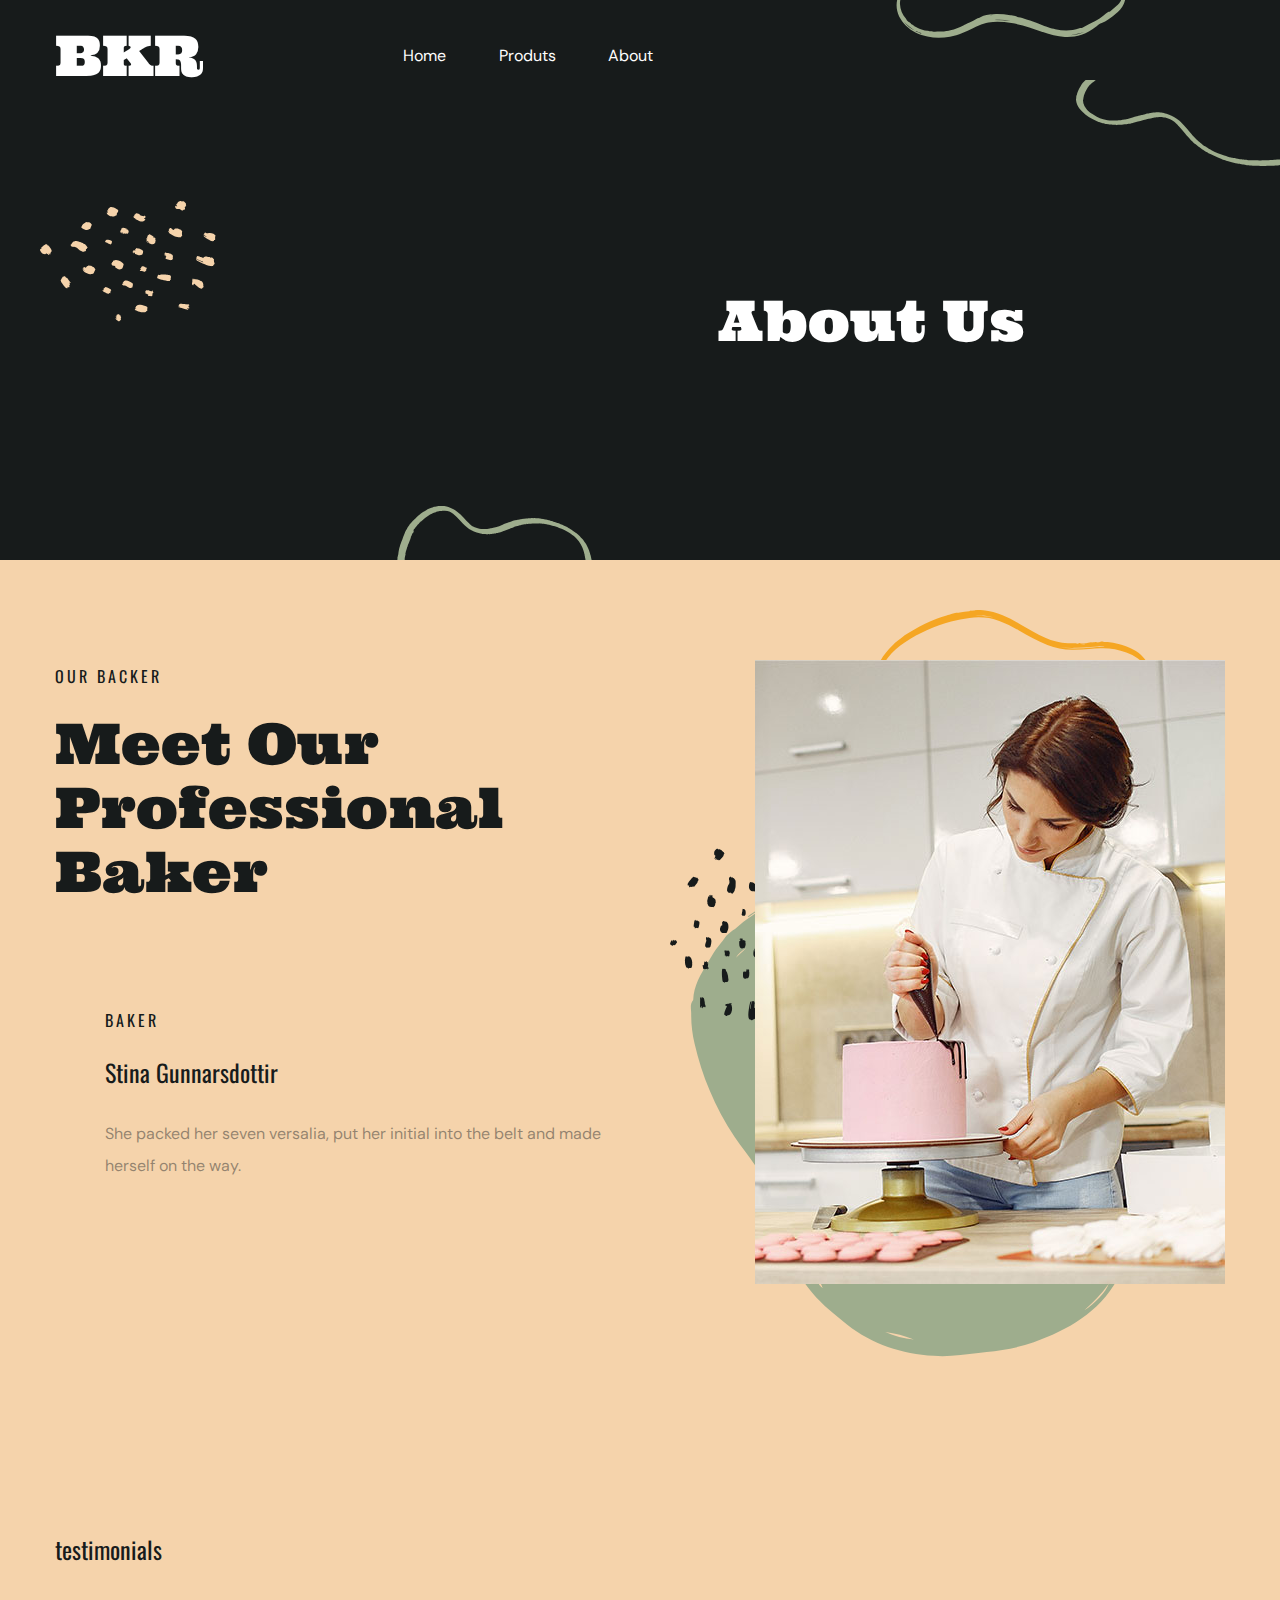
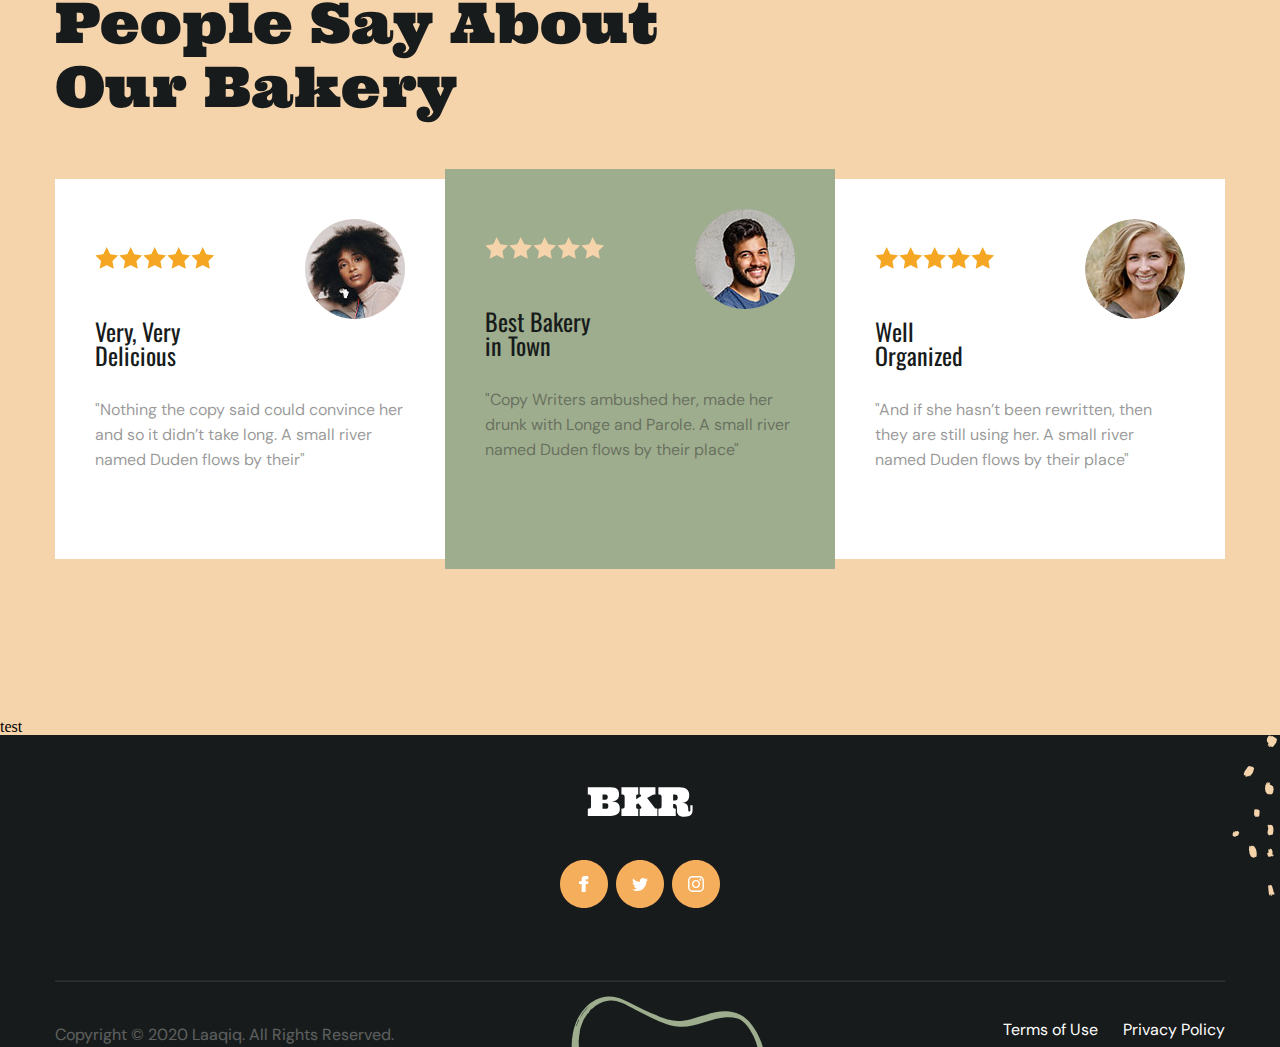
<file: about-us.html>
<!DOCTYPE html>
<html lang="en">
  <head>
    <meta charset="UTF-8" />
    <meta name="viewport" content="width=device-width, initial-scale=1.0" />
    <title>About us</title>
    <link rel="preconnect" href="https://fonts.googleapis.com" />
    <link rel="preconnect" href="https://fonts.gstatic.com" crossorigin />
    <link
      href="https://fonts.googleapis.com/css2?family=DM+Sans&family=Oswald&family=Ultra&display=swap"
      rel="stylesheet"
    />
    <link rel="stylesheet" href="./styles/reset.css" />
    <link rel="stylesheet" href="./styles/style.css" />
  </head>

  <body>
    <header>
      <div class="container">
        <svg
          width="270"
          height="45"
          viewBox="0 0 270 45"
          fill="none"
          xmlns="http://www.w3.org/2000/svg"
        >
          <path
            fill-rule="evenodd"
            clip-rule="evenodd"
            d="M141.746 -138.81C140.379 -139.348 139.011 -139.887 137.791 -140.756C139.702 -140.101 141.537 -139.242 143.263 -138.193C142.762 -138.41 142.254 -138.61 141.746 -138.81ZM137.756 -140.775L137.15 -141.25C141.573 -139.649 145.789 -137.527 149.71 -134.93C155.235 -131.2 160.181 -126.676 164.388 -121.504C168.499 -116.431 172.247 -111.075 175.605 -105.475C180.57 -97.3386 185.636 -89.2714 191.451 -81.6979C196.199 -75.4302 202.137 -70.1633 208.924 -66.1991C211.625 -64.6309 214.349 -63.1098 217.232 -61.7148C216.907 -61.4997 216.683 -61.6119 216.43 -61.7385C216.238 -61.835 216.029 -61.9399 215.746 -61.9148C216.022 -61.786 216.284 -61.6311 216.533 -61.4846C217.048 -61.1807 217.503 -60.9128 217.891 -60.9883C218.537 -61.1717 219.23 -60.9889 219.702 -60.5112C220.62 -59.2909 221.925 -58.8417 223.224 -58.3944C223.816 -58.1908 224.406 -57.9875 224.958 -57.7121C225.634 -57.375 226.376 -57.2088 227.123 -57.0414C227.924 -56.8621 228.731 -56.6813 229.47 -56.2875C230.059 -55.9735 230.668 -55.7057 231.278 -55.4376C232.548 -54.8791 233.819 -54.3199 234.908 -53.3419C235.629 -52.6955 236.822 -52.4648 237.923 -52.2724C238.942 -52.0943 240.151 -51.6284 240.766 -50.8725C241.404 -50.0878 242.24 -49.7085 243.074 -49.3303L243.074 -49.3302C243.591 -49.0955 244.107 -48.8613 244.575 -48.5309C247.585 -46.4511 250.467 -44.1927 253.207 -41.7678C257.04 -38.2396 260.493 -34.3176 263.507 -30.0665C268.587 -23.0539 270.272 -15.1102 269.93 -6.63225C269.587 1.8603 266.394 9.02687 259.81 14.5783L259.68 14.6881C256.257 17.5754 252.834 20.4622 249.167 23.0359C246.804 24.7233 244.231 26.0943 241.513 27.1141C239.259 27.9407 237.401 29.3683 235.545 30.7944L235.543 30.7959C235.396 30.9088 235.249 31.0216 235.102 31.1341C229.81 35.1842 224.186 38.6335 217.858 40.8178C211.469 43.0225 204.861 43.6876 198.152 43.3789C189.23 42.9689 180.753 40.5789 172.38 37.623L171.886 37.4486L171.886 37.4486C160.005 33.2529 148.111 29.053 135.587 27.0966C126.638 25.6987 117.661 25.0591 108.629 26.3576C104.633 26.9322 100.932 28.3687 97.2674 30.0029C94.9476 31.0373 92.6503 32.1222 90.353 33.2072C86.2533 35.1435 82.1536 37.0797 77.9265 38.7281C73.1886 40.5755 68.3951 42.2801 63.3495 43.0834C54.5071 44.4916 45.6392 44.7738 36.8645 42.7998C27.4613 40.6843 18.7524 37.0292 11.7292 30.1266C5.04515 23.5569 0.708676 15.8561 0.664123 6.22738C0.641389 0.961672 2.1675 -3.99872 4.34769 -8.73792C6.31562 -13.0162 8.49232 -17.1906 10.6692 -21.3654L10.6693 -21.3657L10.6694 -21.3659L10.6695 -21.3661L10.6696 -21.3663L10.6697 -21.3665L10.6698 -21.3667L10.6699 -21.367L10.67 -21.3672L10.6701 -21.3674C12.921 -25.684 15.172 -30.0011 17.1928 -34.4337C17.6573 -35.4527 18.1288 -36.4687 18.6003 -37.4847C20.8625 -42.3597 23.1243 -47.2334 24.6122 -52.4268C26.8103 -60.0932 26.5151 -67.7531 24.597 -75.4236C23.7879 -78.6678 22.884 -81.8858 21.9801 -85.1039L21.979 -85.1077C21.4469 -87.0023 20.9147 -88.8969 20.4019 -90.7969C18.742 -96.9474 17.4574 -103.162 17.4389 -109.579C17.4064 -120.855 22.3568 -129.551 31.2321 -136.195C36.4231 -140.026 42.1619 -143.05 48.254 -145.165C50.4594 -145.953 52.7041 -146.591 54.9423 -147.227C55.3327 -147.338 55.7229 -147.449 56.1127 -147.561C58.5157 -148.25 60.981 -148.698 63.4722 -148.899C64.506 -148.981 65.5283 -149.178 66.5547 -149.375L66.5549 -149.375L66.5552 -149.375C67.5038 -149.558 68.4558 -149.741 69.4236 -149.835C76.7198 -150.572 84.0564 -150.821 91.3846 -150.58C95.7795 -150.421 100.142 -149.946 104.495 -149.438C107.976 -149.032 111.437 -148.42 114.886 -147.666C115.727 -147.482 116.571 -147.304 117.417 -147.126C119.429 -146.703 121.447 -146.278 123.435 -145.765C124.221 -145.563 124.963 -145.213 125.711 -144.861C126.402 -144.535 127.098 -144.207 127.839 -143.991C130.923 -143.144 133.94 -142.07 136.866 -140.779C137.155 -140.644 137.458 -140.533 137.756 -140.775ZM21.1799 30.3367L21.1446 30.5304C21.5072 30.7215 21.8665 30.9204 22.2257 31.1192C23.014 31.5554 23.8023 31.9917 24.6255 32.3471C24.9263 32.4769 25.2268 32.6075 25.5273 32.738C29.1257 34.3019 32.7122 35.8605 36.7859 35.9969C37.307 36.0142 37.8359 36.1616 38.3771 36.3124C39.038 36.4965 39.7173 36.6858 40.4234 36.6497C41.296 36.6049 42.143 36.7486 42.9981 36.8937C43.8663 37.0411 44.7428 37.1898 45.6626 37.1439C48.4776 37.0039 51.3231 36.9471 54.149 37.0339C55.4048 37.0726 56.624 36.89 57.8409 36.7077L57.8411 36.7077L57.8414 36.7077C58.4404 36.6179 59.0389 36.5283 59.641 36.4652C61.0739 36.2376 62.4933 35.9311 63.8927 35.547C66.5254 34.9874 69.1064 34.2065 71.6084 33.2126C74.1275 32.1907 76.6171 31.0596 79.0849 29.8974C80.0465 29.4447 81.0013 28.9754 81.9562 28.5061C83.4194 27.787 84.8828 27.0677 86.3712 26.4076C89.2674 25.148 92.0792 23.702 94.789 22.0788C95.4928 21.6501 96.2446 21.3868 96.997 21.1233L96.9971 21.1233C97.6804 20.884 98.3642 20.6446 99.0132 20.2808C100.165 19.5612 101.399 18.9811 102.688 18.5529C105.041 17.8776 107.442 17.3792 109.869 17.0619C117.994 16.0605 126.084 16.529 134.138 17.7661C134.521 17.8249 134.905 17.8796 135.29 17.9344L135.29 17.9344L135.29 17.9344L135.29 17.9345L135.29 17.9345L135.29 17.9345L135.29 17.9346L135.291 17.9346L135.291 17.9346C137.399 18.2351 139.517 18.537 141.474 19.514C142.177 19.914 142.954 20.168 143.757 20.2607C145.282 20.3458 146.784 20.6686 148.209 21.2176C149.867 21.835 151.562 22.3278 153.257 22.821L153.257 22.821C154.64 23.2233 156.023 23.6257 157.389 24.0962C162.31 25.7909 167.213 27.5284 172.021 29.5095C173.361 30.0618 174.731 30.5252 176.101 30.9889L176.101 30.989L176.101 30.989L176.101 30.989L176.101 30.9891L176.101 30.9891L176.101 30.9891L176.101 30.9891L176.101 30.9892L176.102 30.9892C177.722 31.5376 179.344 32.0863 180.918 32.7823C182.247 33.3691 183.721 33.6303 185.193 33.8911C185.781 33.9952 186.369 34.0992 186.946 34.2239C196.516 36.2905 206.032 36.4509 215.36 33.0593C215.904 32.8614 216.435 32.8789 216.958 32.8962C217.572 32.9165 218.175 32.9365 218.776 32.6075C223.789 29.8636 228.838 27.189 234 24.7274C237.55 23.034 240.604 20.6183 243.658 18.2022C245.269 16.9271 246.881 15.652 248.566 14.4828L248.65 14.4244L248.726 14.3718L248.727 14.3711C249.559 13.7908 249.603 13.7597 250.889 13.7854C250.99 13.7873 251.096 13.6818 251.198 13.5803C251.236 13.5424 251.274 13.5051 251.31 13.4741C252.196 12.7224 253.103 11.9955 254.01 11.2687C255.865 9.78247 257.72 8.29643 259.391 6.59882C259.646 6.33997 259.905 6.08382 260.164 5.8275C261.487 4.51757 262.815 3.20264 263.643 1.49556C267.091 -5.61438 266.808 -12.7307 263.493 -19.7715C261.624 -23.7408 258.939 -27.1811 256.097 -30.4938C250.285 -37.3099 243.094 -42.8147 234.999 -46.6453C231.736 -48.1964 228.431 -49.6541 225.126 -51.112C220.186 -53.2906 215.246 -55.4694 210.444 -57.9606C202.591 -61.9593 195.618 -67.4922 189.938 -74.233C183.07 -82.4285 177.347 -91.4158 171.697 -100.458C167.823 -106.657 163.734 -112.707 158.799 -118.126C151.856 -125.748 143.436 -131.139 133.8 -134.741C127.987 -136.926 122.031 -138.709 115.973 -140.076C99.3633 -143.795 82.5716 -145.093 65.5816 -143.463C57.8334 -142.719 50.2866 -141.199 43.1647 -137.923C38.363 -135.712 33.7591 -133.192 29.8375 -129.576C27.5368 -127.454 25.5929 -125.079 24.6764 -122.019C23.5466 -118.27 23.1015 -114.349 23.3623 -110.443C23.8302 -103.353 25.7643 -96.5824 27.6991 -89.8097C27.9344 -88.9858 28.1697 -88.162 28.4024 -87.3375C30.5067 -79.8808 32.486 -72.4288 31.9534 -64.5113C31.6868 -59.9883 30.7734 -55.5263 29.2411 -51.2615C25.395 -40.7672 20.0824 -30.9695 14.7722 -21.1761L14.7718 -21.1754L14.1447 -20.0186C13.4268 -18.694 12.6761 -17.3865 11.9255 -16.079L11.9253 -16.0787C10.0108 -12.7439 8.09646 -9.40941 6.72573 -5.79038C5.44676 -2.41222 4.54067 1.03779 4.64837 4.68756C4.92645 11.1274 7.44555 17.2649 11.7696 22.0375C11.9046 22.1582 12.0155 22.3034 12.0964 22.4656C12.7445 24.2266 14.1909 25.1716 15.6402 26.1186L15.6409 26.119C15.7847 26.2129 15.9285 26.3069 16.0715 26.4016C16.1713 26.4678 16.2819 26.5326 16.3942 26.5984C16.7446 26.8036 17.1109 27.0182 17.2142 27.3145C17.4846 28.0893 18.1149 28.3793 18.7571 28.6748C19.2777 28.9144 19.8061 29.1575 20.1568 29.6655C20.3475 29.9415 20.8205 30.1154 21.3343 30.3043C21.7489 30.4568 22.1901 30.619 22.5309 30.8525L21.1799 30.3367ZM212.097 -58.5915C207.605 -60.818 203.397 -63.5764 199.563 -66.8074C204.145 -63.4968 209.013 -60.6025 214.11 -58.1589C218.419 -56.0371 222.817 -54.1137 227.215 -52.1902C229.357 -51.2534 231.499 -50.3166 233.631 -49.3568C235.732 -48.456 237.749 -47.3726 239.66 -46.1192C238.945 -45.9587 238.489 -46.3125 238.047 -46.6564C237.831 -46.8242 237.618 -46.9897 237.379 -47.0917C235.843 -47.7489 234.322 -48.4407 232.801 -49.1324C231.365 -49.7852 229.929 -50.4379 228.482 -51.0613C222.96 -53.4407 217.466 -55.8816 212.097 -58.5915ZM22.4193 36.0578C17.6133 33.2032 13.232 29.6875 9.40325 25.6134C12.7938 30.1364 17.2707 33.7287 22.4193 36.0578ZM134.524 24.6324C128.219 23.3022 121.749 22.9218 115.329 23.5036C121.749 23.5246 128.141 23.987 134.524 24.6324ZM204.653 41.3775C210.398 41.0525 216.025 40.2104 221.165 37.38C215.831 39.34 210.291 40.6813 204.653 41.3775ZM153.411 -125.457L153.411 -125.457C149.071 -128.663 144.732 -131.87 139.729 -134.035C145.399 -131.94 150.555 -128.654 154.849 -124.397C154.373 -124.746 153.899 -125.097 153.424 -125.448L153.411 -125.457ZM29.6333 39.4797C29.5876 39.2993 29.5606 39.1679 29.5414 39.0748C29.514 38.942 29.5027 38.8869 29.4761 38.878C27.4844 38.2675 25.5633 37.4471 23.7451 36.4306C23.6734 36.373 23.5811 36.3475 23.4901 36.3601C23.399 36.3727 23.317 36.4223 23.2635 36.4972C23.0896 36.7592 23.2755 36.938 23.4826 37.0218C25.0259 37.6464 26.5732 38.2619 28.22 38.9171L28.2222 38.918L28.2251 38.9191C28.686 39.1025 29.1547 39.289 29.6333 39.4797ZM117.433 17.3584C114.975 17.1248 112.496 17.2725 110.083 17.7963L117.433 17.3584ZM223.596 -57.3822C221.599 -58.7881 220.468 -59.0724 219.619 -58.222C220.626 -58.8822 221.265 -58.4481 221.934 -57.9935C222.421 -57.6627 222.924 -57.3211 223.596 -57.3822ZM228.142 -56.4418L228.242 -56.5827L233.079 -54.3274L233.007 -54.1734L228.142 -56.4418Z"
            fill="#9EAD8D"
          />
        </svg>
        <!-- Menu -->
        <nav>
          <span>
            <a href="index.html">
<h1>BKR</h1>
            </a>
          </span>
          <ul>
            <li><a href="./">Home</a></li>
            <li><a href="./products.html">Produts</a></li>
            <li><a href="./about-us.html">About</a></li>
          </ul>
        </nav>
      </div>
    </header>
    <div class="hero">
        <div class="container">
            
<svg width="176" height="122" viewBox="0 0 176 122" fill="none" xmlns="http://www.w3.org/2000/svg">
    <path fill-rule="evenodd" clip-rule="evenodd" d="M1.3758 48.3256L1.3758 48.3256L1.3758 48.3256L1.3758 48.3258C1.37233 48.4478 1.36871 48.575 1.36378 48.7095C0.307678 48.877 0.105168 49.0394 0.125158 49.9199L0.126378 49.9765C0.135299 50.4007 0.144777 50.8514 0.485928 51.2297C0.651539 51.413 0.783397 51.6264 0.915435 51.8401C1.04131 52.0438 1.16734 52.2477 1.32294 52.4262C1.96517 53.1618 2.68613 53.7996 3.70779 53.9601C4.03603 54.0116 4.36176 54.0792 4.69917 54.1494L4.69919 54.1494C4.85514 54.1818 5.01359 54.2147 5.17594 54.2468L5.50717 54.0234C5.54712 53.9964 5.58684 53.9691 5.62657 53.9417L5.6266 53.9417L5.62663 53.9417L5.62665 53.9416L5.62668 53.9416L5.62671 53.9416L5.62674 53.9416L5.62676 53.9416L5.62679 53.9416L5.62682 53.9415L5.62685 53.9415L5.62687 53.9415L5.6269 53.9415L5.62693 53.9415L5.62695 53.9414L5.62698 53.9414L5.62701 53.9414L5.62704 53.9414L5.62706 53.9414L5.62709 53.9413L5.62712 53.9413L5.62715 53.9413L5.62717 53.9413L5.62721 53.9413L5.62724 53.9412L5.62727 53.9412L5.62731 53.9412L5.62734 53.9412L5.62738 53.9412L5.62741 53.9411L5.62744 53.9411L5.62748 53.9411L5.62751 53.9411L5.62754 53.941L5.62758 53.941L5.62761 53.941L5.62765 53.941L5.62768 53.941L5.62771 53.9409L5.62775 53.9409L5.62778 53.9409L5.62781 53.9409L5.62785 53.9408L5.62788 53.9408L5.62792 53.9408C5.70756 53.8859 5.78723 53.8311 5.86889 53.7794C6.507 53.3753 6.50888 53.3767 7.26207 53.9556L7.27956 53.969C7.35004 54.0233 7.43976 54.0638 7.52779 54.1035C7.661 54.1635 7.79035 54.2218 7.84343 54.3237C8.15765 54.9281 8.67252 54.9935 9.24908 54.9926L9.00554 54.1978L8.73468 53.3139L8.93609 53.2295L9.84473 54.5767C10.8076 54.205 10.5178 53.5986 10.2474 53.0328C10.2306 52.9976 10.2139 52.9626 10.1975 52.9279C10.8523 52.8162 11.2655 52.5919 11.1739 51.9335C11.1003 51.404 11.3818 51.4631 11.6689 51.5233L11.6689 51.5233L11.6689 51.5234C11.7084 51.5316 11.7479 51.5399 11.7867 51.5467C11.7736 50.4717 11.3925 49.4318 10.7072 48.6009C10.2012 47.9354 9.74093 47.2354 9.28056 46.5353L9.28052 46.5352L9.28047 46.5352L9.28043 46.5351L9.28039 46.535L9.28035 46.535L9.2803 46.5349L9.28026 46.5348L9.28022 46.5348L9.28018 46.5347L9.28013 46.5347L9.28009 46.5346L9.28005 46.5345L9.28001 46.5345L9.27997 46.5344L9.27992 46.5343L9.27988 46.5343L9.27984 46.5342L9.2798 46.5341L9.27975 46.5341L9.27971 46.534L9.27967 46.534L9.27963 46.5339C9.04291 46.1739 8.80617 45.8139 8.56315 45.4585C8.41192 45.2577 8.25067 45.0647 8.08003 44.8802L7.95977 44.9693L8.63149 46.2171C8.295 46.0101 8.01333 45.7245 7.81079 45.3848C7.59319 45.0764 7.35229 44.785 7.09023 44.5134C6.82343 44.2873 6.54147 44.08 6.24634 43.8928L6.43148 44.5849C5.51268 44.1114 5.51178 44.1124 4.87445 44.8124L4.86941 44.8179C4.78202 44.9135 4.63991 45.0638 4.56114 45.0444C4.12842 44.9333 4.0018 45.1088 3.85739 45.5038C3.82357 45.5961 3.66039 45.6268 3.48063 45.6606C3.31489 45.6918 3.13506 45.7256 3.0295 45.8129C2.76459 46.0563 2.55686 46.3557 2.42112 46.6896C2.32492 46.9037 2.14122 46.921 1.9623 46.9378C1.79727 46.9534 1.63631 46.9685 1.55182 47.1373C1.48197 47.2572 1.43481 47.389 1.41267 47.5263C1.39126 47.7824 1.38394 48.0397 1.3758 48.3256ZM31.7018 44.0618C31.5918 44.2005 31.3464 44.2318 30.8646 44.2932C30.864 44.4429 30.8271 44.5884 30.7898 44.7352C30.7104 45.0482 30.6294 45.3674 30.8948 45.7472C31.2358 46.2516 31.7528 46.6102 32.3432 46.7516C32.4102 46.7693 32.4792 46.7909 32.5489 46.8128C32.7721 46.8828 33.0023 46.955 33.1962 46.9055C33.7648 46.7606 34.2917 46.8953 34.8174 47.0297C35.0728 47.095 35.328 47.1603 35.5876 47.1933C36.5075 47.3111 37.201 47.9152 37.7287 48.5868C39.0099 50.2171 40.8164 50.9522 42.6214 51.6867L42.7675 51.7461C43.3521 51.9833 43.8985 51.7278 44.4533 51.4684C44.548 51.424 44.643 51.3796 44.7385 51.3375L44.7853 51.3169C45.8208 50.8602 46.0641 50.7529 45.9624 49.8427L45.9509 49.7428C45.8846 49.1711 45.8414 48.7986 46.643 48.9034C46.7031 48.9122 46.8006 48.7031 46.8761 48.5412L46.8873 48.5171C46.8965 48.4974 46.9053 48.4786 46.9136 48.4613C46.9448 48.3963 46.9715 48.3033 46.996 48.2181L46.996 48.218C47.029 48.1033 47.0579 48.0028 47.088 48.0033C47.8221 48.0259 47.5443 47.5319 47.4052 47.2846L47.3982 47.2721C47.3512 47.1884 47.3044 47.1036 47.2574 47.0183L47.2574 47.0183L47.2574 47.0183L47.2573 47.0183L47.2572 47.0181C46.947 46.4554 46.6259 45.873 46.1618 45.4738C45.9985 45.3336 45.8459 45.1736 45.6926 45.0128L45.6925 45.0127L45.6925 45.0127L45.6924 45.0126L45.6924 45.0126L45.6923 45.0125L45.6923 45.0125L45.6923 45.0124L45.6922 45.0124L45.6922 45.0124L45.6921 45.0123L45.6921 45.0123L45.692 45.0122L45.692 45.0122L45.6919 45.0121L45.6919 45.0121L45.6918 45.012L45.6918 45.012L45.6918 45.0119L45.6917 45.0119L45.6917 45.0118L45.6916 45.0118L45.6916 45.0118L45.6915 45.0117L45.6915 45.0117C45.3066 44.6081 44.9167 44.1992 44.3424 44.083C43.9597 44.0395 43.6214 43.8113 43.4364 43.472C43.3208 43.3318 43.1676 43.2276 42.9951 43.1718C42.8861 43.1219 42.7773 43.0715 42.6684 43.0211C42.1962 42.8025 41.7236 42.5838 41.2364 42.4072C40.909 42.2887 40.5737 42.193 40.2384 42.0973C39.8956 41.9995 39.553 41.9016 39.219 41.7796C38.7472 41.6074 38.2607 41.4766 37.7806 41.3476L37.7805 41.3476L37.7796 41.3473C37.6845 41.3218 37.5896 41.2963 37.4951 41.2705C37.3866 41.241 37.2777 41.2092 37.1682 41.1773L37.1681 41.1773C36.4283 40.9619 35.665 40.7396 34.8692 41.13C34.2871 41.3816 33.6918 41.6014 33.0858 41.7885C32.9999 42.2564 32.6547 42.4619 32.311 42.6666C32.0903 42.7981 31.8702 42.9291 31.7197 43.1291C31.7843 43.6583 31.816 43.9179 31.7018 44.0618ZM174.5 63.0873C173.951 61.9175 173.703 60.7142 174.089 59.5098C173.942 59.3394 173.804 59.1857 173.675 59.0416L173.674 59.0412L173.673 59.0398L173.673 59.0395C173.416 58.7528 173.193 58.5043 172.995 58.2392C172.606 57.7151 172.087 57.2646 171.479 57.4791C170.753 57.735 170.223 57.7431 169.748 57.1005C169.684 57.0333 169.592 56.9992 169.5 57.0079C168.723 57.1503 167.99 56.9607 167.258 56.7711L167.258 56.7711C166.876 56.6722 166.494 56.5734 166.106 56.5217L165.953 56.501C165.085 56.3825 165.038 56.3761 164.115 57.099C163.929 57.2443 163.755 57.4038 163.555 57.5871L163.436 57.6953C163.372 57.7537 163.305 57.8145 163.233 57.878C162.474 57.672 161.729 57.4183 161.001 57.1181C160.804 57.0256 160.588 56.9689 160.371 56.9121C159.916 56.7925 159.458 56.6724 159.171 56.217C158.774 56.414 158.392 56.2957 158.046 56.1884C157.821 56.1185 157.61 56.0533 157.421 56.0827L156.36 57.1552L156.814 57.8288C156.589 57.8014 156.457 57.7853 156.398 57.7777L156.144 58.3848C158.204 59.633 160.377 60.6832 162.633 61.5212C162.985 61.6324 163.239 61.944 163.276 62.3124C162.927 62.1722 162.585 62.0408 162.249 61.9119C161.51 61.628 160.801 61.3558 160.119 61.0261C159.246 60.6036 158.396 60.1325 157.545 59.6605L157.544 59.6603L157.544 59.6599L157.543 59.6596L157.542 59.6592L157.542 59.6589C157.175 59.4555 156.808 59.2519 156.438 59.0521C156.1 59.9531 156.103 59.9546 156.744 60.364L156.773 60.3824C158.641 61.5751 160.655 62.4826 162.663 63.3876L162.663 63.3876C162.969 63.5254 163.275 63.6632 163.58 63.8019C165.842 64.8303 168.154 65.7739 170.664 66.1053C171.155 66.17 171.621 66.1276 172.087 66.0853L172.088 66.0852C172.3 66.066 172.511 66.0467 172.725 66.0376C172.99 65.9903 173.212 65.8119 173.316 65.5635C173.384 65.1847 173.595 64.9646 173.822 64.7281L173.866 64.6822C173.91 64.6366 173.954 64.5899 173.997 64.5411C174.024 64.5103 174.053 64.479 174.081 64.4472C174.4 64.0956 174.777 63.6789 174.5 63.0873ZM140.259 37.5118C139.937 37.4483 139.627 37.3794 139.323 37.312C138.677 37.1689 138.062 37.0325 137.44 36.9688C135.315 36.7509 133.511 35.7621 131.708 34.7735C131.283 34.5409 130.859 34.3083 130.431 34.0857C129.579 33.6431 129.091 32.8509 128.608 32.0678L128.607 32.0668C128.517 31.9209 128.428 31.7753 128.336 31.6324C128.267 31.5253 128.296 31.3547 128.327 31.1786C128.341 31.0955 128.356 31.0112 128.361 30.9318L128.389 30.9479C128.779 31.167 129.148 31.3746 129.682 31.6738L128.562 30.0136C128.636 29.8843 128.714 29.763 128.789 29.6458C128.954 29.39 129.107 29.1535 129.169 28.8952C129.278 28.5183 129.582 28.231 129.964 28.1439C130.218 28.0524 130.51 28.0639 130.815 28.0758C130.951 28.0811 131.09 28.0866 131.229 28.0831C131.631 29.0794 132.464 29.579 133.399 30.0543C133.51 29.9258 133.662 29.8395 133.817 29.7517C134.093 29.5949 134.377 29.4333 134.45 29.0187C134.534 28.8418 134.7 28.7186 134.893 28.6901C135.203 28.6749 135.514 28.637 135.825 28.5991C136.828 28.4769 137.833 28.3544 138.784 28.9928L138.847 29.0359L138.848 29.0363C139.059 29.1798 139.304 29.3466 139.514 29.3269C139.66 29.3132 139.757 29.4091 139.852 29.5044C139.984 29.6362 140.115 29.7667 140.376 29.6045C140.623 29.4517 140.714 29.6337 140.806 29.819C140.852 29.9118 140.899 30.0055 140.966 30.0582C141.226 30.2379 141.473 30.436 141.705 30.651C141.891 30.8767 142.057 31.1174 142.203 31.3705C141.859 32.7796 141.863 34.2536 142.216 35.6646L140.259 37.5118ZM78.1511 11.2587L78.1502 11.2611C77.9383 11.8008 77.7298 12.332 77.4942 12.8505C77.4754 12.8924 77.3391 12.8808 77.1672 12.8661L77.167 12.866L77.1668 12.866C77.0756 12.8582 76.9744 12.8496 76.8754 12.8476C76.915 13.1095 76.9351 13.3739 76.9357 13.6385C76.8985 13.9282 76.8465 14.2156 76.7799 14.4997L76.7665 14.577C76.6704 15.1346 76.5751 15.6879 75.7499 15.4996C75.7095 15.4904 75.66 15.5323 75.608 15.5763C75.5756 15.6037 75.5422 15.6319 75.5095 15.6491C75.356 15.73 75.2129 15.8227 75.0706 15.915C74.6507 16.1872 74.2379 16.4549 73.5829 16.3994C73.303 16.3758 73.0153 16.3832 72.7242 16.3908C72.2809 16.4022 71.8298 16.4139 71.3866 16.3162C70.6879 16.2077 70.0077 15.9996 69.3667 15.6982C68.3766 15.1625 67.3991 14.632 66.8979 13.5574C66.797 13.2215 66.7366 12.8748 66.718 12.5249L67.8849 12.6376C67.8173 12.4209 67.7264 12.2082 67.6345 11.9932L67.6345 11.993C67.3918 11.425 67.1423 10.8413 67.2983 10.1256L68.4313 10.1834L67.8337 9.29732C68.0526 9.08749 68.2556 8.86892 68.4564 8.65264C68.8986 8.17646 69.3305 7.71142 69.9003 7.37526C70.3273 7.09868 70.8402 6.98591 71.3453 7.05755C71.5544 7.09401 71.7652 7.11215 71.9765 7.13033C72.3846 7.16545 72.7945 7.20073 73.1981 7.36853C73.4776 7.48522 73.7717 7.56678 74.0686 7.64914C74.3586 7.72956 74.6512 7.81073 74.9356 7.92611C75.5264 8.16647 76.0272 8.53546 76.5272 8.9039C76.8266 9.1245 77.1257 9.3449 77.4437 9.53738C77.723 9.70596 77.904 10.0387 78.0831 10.3681C78.164 10.5167 78.2444 10.6646 78.3333 10.7964C78.2728 10.9487 78.2132 11.1004 78.1539 11.2515L78.1511 11.2587ZM44.5917 71.1764L42.8318 68.5672L42.5731 68.664C42.6454 68.8875 42.6998 69.1284 42.7542 69.3693L42.7542 69.3694L42.7542 69.3694C42.8778 69.9165 43.0014 70.4636 43.3334 70.8073C43.4723 70.9504 43.606 71.1026 43.7411 71.2562L43.7411 71.2563C44.17 71.7442 44.6115 72.2465 45.2671 72.5157C45.6537 72.6744 46.0206 72.8873 46.3873 73.1001C47.237 73.5932 48.0854 74.0854 49.1742 73.9005C49.7152 74.3961 50.3305 74.2829 50.9212 74.1742C51.0799 74.145 51.2369 74.1161 51.3902 74.0994C52.3817 73.9918 53.4175 73.839 53.9004 72.7013C54.2217 71.9443 54.5784 71.2026 54.9315 70.4686L54.9316 70.4683C55.0859 70.1476 55.2394 69.8284 55.389 69.51C55.1044 69.1442 54.8481 68.7572 54.6225 68.3523C54.2351 67.5106 53.4593 67.0985 52.7087 66.852C52.2699 66.7084 51.8919 66.42 51.6365 66.0341C51.1933 65.7959 50.7549 65.7656 50.3295 65.7363C49.9536 65.7103 49.588 65.6851 49.2383 65.5178C48.8437 65.3949 48.4159 65.4582 48.0757 65.69C47.8844 65.8352 47.6678 65.9508 47.4503 66.0668L47.4503 66.0668L47.4503 66.0668L47.4502 66.0668L47.4502 66.0669L47.4502 66.0669L47.4501 66.0669L47.4501 66.0669L47.4501 66.0669L47.4501 66.067L47.45 66.067L47.45 66.067L47.45 66.067L47.45 66.067L47.4499 66.067L47.4499 66.0671L47.4499 66.0671L47.4498 66.0671L47.4498 66.0671L47.4498 66.0671L47.4498 66.0672C46.9571 66.3301 46.4601 66.5953 46.2418 67.2116C46.2084 67.3058 46.0403 67.344 45.8594 67.3851L45.8594 67.3851C45.7344 67.4135 45.6033 67.4433 45.5062 67.4939C45.4311 67.533 45.3821 67.6224 45.3172 67.7408C45.2828 67.8037 45.2438 67.8748 45.194 67.9509C45.0649 67.6888 44.8947 67.449 44.69 67.2405C44.4896 67.0948 44.0586 66.9597 43.947 67.0615C43.6316 67.38 43.3671 67.7455 43.1628 68.145C42.9978 68.4346 43.1679 68.648 43.3331 68.8553C43.3821 68.9168 43.4307 68.9778 43.47 69.0401C43.548 69.1641 43.6282 69.2867 43.7084 69.4094L43.7085 69.4095C44.0664 69.9568 44.4251 70.5052 44.5917 71.1764ZM75.0916 65.9523L72.3131 65.4033C71.9846 64.968 71.6866 64.5106 71.4211 64.0344C71.3269 63.8438 71.4582 63.5012 71.5753 63.273C71.606 63.2128 71.7569 63.2147 71.9073 63.2165C71.9728 63.2173 72.0383 63.2181 72.0937 63.2137C72.0849 63.1456 72.0728 63.0758 72.0607 63.0055C71.9892 62.5932 71.9144 62.1614 72.4879 61.9184C72.6237 61.8736 72.7377 61.7797 72.8076 61.6549C72.9416 61.215 73.0973 60.7521 73.5469 60.6031C73.7003 60.5522 73.8545 60.4965 74.0096 60.4405C74.6691 60.2025 75.3432 59.9592 76.0278 60.0516C77.6997 60.2778 79.3742 60.6194 80.8005 61.6126C81.6635 62.1914 82.4692 62.8521 83.2065 63.5853C83.5911 63.9718 83.7221 64.5437 83.5435 65.0567C83.4045 65.4218 83.2733 65.7901 83.1421 66.1583L83.142 66.1584L83.1419 66.1587L83.1419 66.1588L83.1418 66.1591L83.1417 66.1592L83.1416 66.1595L83.1416 66.1596L83.1415 66.1599L83.1414 66.16L83.1413 66.1603L83.1413 66.1604L83.1412 66.1607L83.1411 66.1608L83.141 66.1611L83.141 66.1612L83.1409 66.1615L83.1408 66.1616L83.1407 66.1619L83.1407 66.162C82.9321 66.7475 82.7235 67.3329 82.4837 67.905C82.3433 68.243 82.1015 68.5284 81.7915 68.7218C79.9321 69.7535 78.1197 69.7662 76.2547 68.1201C76.1659 68.0417 76.0648 67.9696 75.964 67.8978C75.7564 67.7498 75.5499 67.6026 75.4528 67.4018C75.2804 66.9329 75.1592 66.4469 75.0916 65.9523ZM107.102 107.219L107.739 107.854C107.648 107.351 107.488 106.978 106.945 106.796C106.598 106.68 106.286 106.488 105.972 106.294L105.972 106.294C105.549 106.033 105.121 105.769 104.596 105.685C104.268 105.659 103.945 105.594 103.632 105.492C101.808 104.646 99.9477 104.728 98.0589 105.066L98.0154 105.074L97.9848 105.079C97.7668 105.116 97.4757 105.165 97.4425 105.275C97.337 105.628 97.0956 105.684 96.8397 105.744C96.7785 105.758 96.7165 105.773 96.6554 105.791C96.478 105.846 96.2192 105.974 96.1902 106.111C96.0918 106.574 95.842 106.94 95.5903 107.308L95.5902 107.308C95.5358 107.388 95.4814 107.468 95.4284 107.549C95.3625 107.649 95.2482 107.852 95.5571 107.962C95.7087 108.016 95.83 108.156 95.9683 108.315C96.0354 108.393 96.1065 108.474 96.187 108.553C95.3952 108.656 94.8176 108.855 94.8142 109.576C94.9836 109.694 95.1433 109.821 95.2994 109.946L95.2995 109.946L95.2995 109.946L95.2996 109.946L95.2996 109.946L95.2997 109.946L95.2997 109.946L95.2998 109.946L95.2999 109.946L95.2999 109.946L95.3 109.946L95.3 109.946L95.3001 109.946L95.3002 109.946L95.3002 109.946L95.3003 109.946L95.3003 109.946L95.3004 109.946L95.3004 109.946C95.6343 110.212 95.9517 110.465 96.3122 110.593C96.6593 110.716 96.9923 110.884 97.3254 111.053C98.038 111.413 98.7515 111.774 99.6059 111.692C101.173 112.502 102.827 112.394 104.488 112.286L104.488 112.286L104.489 112.286C104.629 112.277 104.768 112.268 104.908 112.259C105.469 112.283 105.978 111.942 106.169 111.414C106.178 111.391 106.188 111.366 106.197 111.341C106.279 111.13 106.379 110.874 106.8 110.936C106.972 110.924 107.129 110.835 107.228 110.694C107.328 110.553 107.359 110.375 107.314 110.208C107.168 109.783 107.233 109.344 107.299 108.904C107.383 108.336 107.468 107.765 107.102 107.219ZM142.855 1.67568L142.485 0.913033C142.531 0.914474 142.573 0.912104 142.61 0.910003C142.678 0.906141 142.73 0.90318 142.765 0.926394C142.989 1.07691 143.217 1.22129 143.445 1.36564L143.446 1.36591C144.056 1.75234 144.667 2.1387 145.2 2.64281L145.276 2.71493C145.711 3.12325 146.125 3.5119 145.914 4.20374C145.855 4.39383 145.946 4.59171 146.036 4.78963C146.183 5.11035 146.329 5.4312 145.844 5.71929C145.875 6.51485 145.297 6.84618 144.737 7.16705L144.693 7.19186C144.85 7.62918 144.976 8.07649 145.072 8.53068C145.145 9.03012 144.638 9.52754 143.897 9.76808C143.828 9.79029 143.749 9.79589 143.671 9.8014C143.558 9.80942 143.447 9.81725 143.375 9.87602L143.349 9.89666C142.429 10.6423 142.427 10.6439 141.474 10.1361C140.981 9.90664 140.502 9.64959 140.037 9.36616C139.54 9.00203 138.911 8.8715 138.312 9.00846C137.369 9.19339 136.394 8.87482 135.737 8.16655C135.139 7.53484 135.029 6.65874 135.315 5.71964L135.822 5.8917L135.836 5.8965L135.935 5.92995L135.97 5.94196L135.98 5.94516L135.985 5.94707L136.01 5.95539C136.393 6.0855 136.811 6.22711 137.318 6.39875C137.192 6.21245 137.079 6.04593 136.975 5.89262L136.972 5.88827L136.969 5.88411L136.966 5.8801L136.964 5.87626L136.961 5.87257C136.742 5.55123 136.563 5.28741 136.39 5.01928C136.184 4.69981 136.204 4.66981 136.439 4.31685C136.499 4.22713 136.572 4.11655 136.66 3.97503C136.764 3.8062 136.925 3.67287 137.087 3.53952C137.4 3.28037 137.714 3.02112 137.607 2.50105L138.881 1.5692C139.665 0.994105 140.439 0.60063 141.422 1.24802C141.688 1.42486 142.025 1.49384 142.373 1.56518C142.533 1.59795 142.696 1.63122 142.855 1.67568ZM25.3149 87.3935C25.8946 88.0944 26.8682 88.3229 27.6926 87.9516L27.4244 86.6421C28.0684 87.1584 28.6847 87.4603 29.5009 87.0306C29.4551 86.7228 29.4251 86.413 29.4108 86.1023C29.4103 86.0207 29.4313 85.9336 29.4521 85.8472C29.5107 85.6039 29.5678 85.3671 29.1395 85.2809L29.8988 84.8482C29.8177 84.3567 29.7096 83.6997 29.6085 83.084C29.6966 83.0523 29.7832 83.0216 29.8684 82.9914L29.8699 82.9908C30.1419 82.8944 30.4002 82.8028 30.6523 82.6966C30.6975 82.6791 30.7305 82.4986 30.6936 82.4509C30.6133 82.3479 30.4609 82.1973 30.3806 82.2195C30.3002 82.2417 30.2242 82.3015 30.1507 82.3594C30.0621 82.4292 29.9771 82.4961 29.8923 82.4908C29.7969 82.4855 29.7063 82.3864 29.5828 82.2513C29.5185 82.181 29.4453 82.101 29.3579 82.0194L30.135 82.1249C29.9466 81.8456 29.7616 81.5709 29.579 81.2999L29.5789 81.2997L29.5787 81.2994C28.9085 80.3045 28.2723 79.36 27.6276 78.4215C27.5887 78.365 27.5163 78.3339 27.4422 78.3022C27.3847 78.2775 27.3262 78.2525 27.2819 78.2148C27.0367 78.0064 26.7526 77.8424 26.474 77.6816C25.9245 77.3645 25.3967 77.0598 25.2319 76.4521C24.5662 75.9697 24.0782 76.2454 23.6194 76.5046C23.3184 76.6746 23.03 76.8375 22.7124 76.7748C22.6129 76.9594 22.5295 77.1557 22.4481 77.347C22.2731 77.7587 22.1078 78.1474 21.814 78.348C21.4921 78.568 21.3694 78.8942 21.249 79.214C21.1262 79.54 21.006 79.8595 20.6797 80.0532C20.596 80.1028 20.5855 80.4557 20.6716 80.5791C20.8263 80.8011 20.8922 81.0509 20.9589 81.3036C21.0333 81.5856 21.1087 81.8711 21.3093 82.1257C22.0974 83.1217 22.81 84.1753 23.441 85.2775C23.7746 85.8639 24.2408 86.3197 24.7038 86.7723C24.9123 86.9761 25.1201 87.1793 25.3149 87.3935ZM154.08 84.045L154.079 84.0452L154.079 84.0454C153.541 84.3587 153.057 84.64 153.199 85.4024C152.233 85.0698 151.849 84.63 152.005 83.7418C152.045 83.5162 152.06 83.2893 152.075 83.0613L152.075 83.0612L152.075 83.0611L152.075 83.0611L152.075 83.061L152.075 83.0609L152.075 83.0609L152.075 83.0608L152.075 83.0608L152.075 83.0607L152.075 83.0606L152.075 83.0606L152.075 83.0605L152.075 83.0604L152.075 83.0604L152.075 83.0603C152.101 82.669 152.127 82.2744 152.279 81.877C152.401 81.5586 152.362 81.184 152.322 80.8034C152.293 80.5248 152.264 80.243 152.297 79.9777C152.338 79.6437 152.481 79.3228 152.624 79.002C152.688 78.8589 152.751 78.7158 152.806 78.5715L153.474 78.6968L153.18 79.4853L153.341 79.5888L154.11 78.8717C154.155 78.8908 154.212 78.9237 154.275 78.9608C154.444 79.059 154.663 79.1867 154.864 79.1644C156.532 78.9783 158.046 79.5256 159.541 80.1269C159.832 80.2439 160.091 80.4363 160.352 80.6295L160.352 80.6296C160.531 80.7624 160.711 80.8956 160.901 81.0049L161.087 81.1112C162.088 81.6826 162.335 81.8234 162.769 82.7699C163.102 83.4942 163.452 84.2693 163.302 85.1449C163.217 85.5018 163.252 85.8774 163.402 86.2135C163.833 86.9089 163.536 87.2671 162.968 87.5988C162.807 87.6954 162.663 87.8172 162.541 87.9596C161.765 88.8569 161.649 88.8965 160.682 88.4835C159.49 87.9747 158.478 87.1871 157.469 86.401L157.469 86.4008C157.266 86.2427 157.063 86.0846 156.858 85.9289C156.26 85.4731 155.687 84.9837 155.121 84.5007L155.121 84.5001C154.871 84.287 154.623 84.0752 154.375 83.868C154.277 83.9301 154.177 83.9881 154.08 84.045ZM129.581 80.9271C129.723 80.9152 129.865 80.9034 130.008 80.8928C129.863 80.3799 129.911 79.8528 130.402 79.8689C131.105 79.894 130.957 79.5113 130.83 79.1979C130.805 79.1369 130.774 79.0762 130.743 79.0159C130.637 78.808 130.533 78.6044 130.689 78.4055C130.931 78.0955 130.922 77.7527 130.912 77.4144C130.908 77.2687 130.904 77.1238 130.92 76.9827C130.963 76.6031 130.89 76.0583 130.644 75.83C130.206 75.4591 129.692 75.1892 129.139 75.0395C128.816 74.9415 128.473 74.9154 128.13 74.8893C127.903 74.8721 127.677 74.8548 127.455 74.8171C127.174 74.7693 126.894 74.7113 126.614 74.6532C125.819 74.4885 125.024 74.3236 124.202 74.3945C123.842 74.4257 123.477 74.4134 123.113 74.4012L123.113 74.4012C122.429 74.3781 121.745 74.355 121.086 74.6206C120.459 74.9267 119.749 75.0191 119.063 74.8836C118.301 74.7081 118.011 75.0094 117.691 75.845C117.653 75.9455 117.597 76.058 117.541 76.1714C117.409 76.4379 117.275 76.7089 117.358 76.8377C117.573 77.1725 117.384 77.3054 117.195 77.4378C117.021 77.5596 116.847 77.681 116.991 77.9589C118.35 78.8186 119.954 79.2593 121.549 79.6976C121.732 79.7478 121.914 79.7979 122.096 79.8486C123.23 80.1643 124.392 80.3729 125.554 80.5815L125.554 80.5815C126.121 80.6831 126.687 80.7847 127.25 80.8987C128.03 81.0566 128.8 80.9924 129.581 80.9271ZM169.613 40.1274L169.613 40.1273L169.565 40.1033C168.43 39.5496 167.335 38.9164 166.289 38.2082C166.063 38.0533 165.825 37.91 165.585 37.7659C164.726 37.2486 163.848 36.7204 163.438 35.6088C164.11 35.6209 164.626 35.9599 165.161 36.3113C165.648 36.6312 166.151 36.9614 166.801 37.0644C166.243 36.4242 165.591 35.9783 164.913 35.5149C164.393 35.1591 163.858 34.7931 163.339 34.321L164.427 34.2239C164.322 33.9867 164.212 33.7381 164.102 33.4904L165.102 32.4967C165.17 32.527 165.245 32.5626 165.326 32.601L165.326 32.6011L165.328 32.6017C165.528 32.6963 165.764 32.8077 166.007 32.8994C167.332 33.3984 167.343 33.3954 168.848 33.0112L168.885 33.0017C169.062 32.9638 169.242 32.9454 169.423 32.9467C170.797 32.9094 172.139 33.008 173.386 33.7142C173.955 34.0242 174.46 34.442 174.872 34.9445C174.963 35.0464 175.086 35.1153 175.22 35.1403C175.344 35.1555 175.45 35.2349 175.501 35.349C175.552 35.4632 175.539 35.5953 175.467 35.6968C175.282 36.0699 175.252 36.4704 175.223 36.8703C175.199 37.1937 175.175 37.5165 175.069 37.8241C174.996 38.0989 175.045 38.3925 175.204 38.6293C175.388 39.0117 175.013 39.9194 174.649 40.0594C174.573 40.0882 174.482 40.0767 174.39 40.0651C174.207 40.0421 174.023 40.019 173.966 40.3159C173.935 40.5563 173.919 40.7985 173.919 41.0411C172.179 41.395 170.882 40.7542 169.613 40.1274ZM115.012 39.7202L115.666 39.1001C115.643 38.7301 115.401 38.5114 115.158 38.2914C114.939 38.0924 114.718 37.8924 114.656 37.5785C114.584 37.4353 114.423 37.3602 114.268 37.3974C114.113 37.4346 114.004 37.5742 114.006 37.7344C113.995 37.7929 113.862 37.8275 113.729 37.8622C113.668 37.8781 113.607 37.894 113.558 37.9123C113.545 37.8711 113.525 37.8208 113.505 37.7704C113.463 37.6626 113.421 37.5547 113.444 37.5372C114.07 37.078 113.515 36.6686 113.273 36.4984C113.07 36.3556 112.869 36.2088 112.668 36.0618C111.846 35.4621 111.02 34.8593 110.057 34.5106L110.044 34.5059C109.543 34.3248 108.906 34.0944 108.659 34.9348C108.646 34.9775 108.54 35.0184 108.476 35.0194C107.773 35.0301 107.6 35.4217 107.724 36.0433C107.831 36.586 107.511 36.5211 107.26 36.4703L107.217 36.4616L106.91 37.4391L107.883 38.2929C107.702 38.3055 107.542 38.2463 107.385 38.1882C107.116 38.089 106.857 37.9933 106.523 38.2666L106.536 38.4496L106.536 38.45L106.536 38.451L106.536 38.4521L106.536 38.4525L106.536 38.4534C106.549 38.632 106.563 38.8311 106.574 39.0303C106.58 39.127 106.598 39.2364 106.617 39.3458C106.658 39.588 106.699 39.8306 106.597 39.9372C106.175 40.3783 106.47 40.5679 106.737 40.7391C106.772 40.7614 106.806 40.7834 106.838 40.8056C107.208 41.0614 107.589 41.2995 107.971 41.5376C108.24 41.705 108.508 41.8725 108.773 42.0461C108.921 42.1651 109.056 42.2987 109.177 42.445L109.024 42.6405C108.112 42.0779 107.199 41.5151 106.174 40.883C106.5 41.7445 107.059 42.1005 107.674 42.482C108.647 43.0822 109.693 43.5543 110.786 43.8867C112.168 44.3121 113.593 44.4774 114.779 43.3107C114.882 43.2241 114.994 43.1476 115.112 43.082L115.686 40.0778L115.012 39.7202ZM93.7871 16.1025L94.6259 16.2685L94.4317 15.8941C94.3191 15.677 94.2135 15.4733 94.1018 15.2583C94.2285 15.1276 94.3549 14.9936 94.4823 14.8584C94.784 14.5385 95.0912 14.2127 95.421 13.9112C95.7079 13.6497 96.0323 13.4325 96.3834 13.2668C96.4947 13.2144 96.5795 13.2859 96.6756 13.3668C96.8079 13.4784 96.9616 13.6079 97.2356 13.4564C97.4884 13.3159 97.9123 13.528 98.2986 13.7212L98.299 13.7214L98.2995 13.7217L98.3007 13.7223C98.3801 13.7619 98.4578 13.8008 98.532 13.8356C98.6462 13.8891 98.74 14.0052 98.8348 14.1227C99.0349 14.3706 99.2399 14.6246 99.6528 14.3104L100.517 15.4506C100.537 15.476 100.559 15.4992 100.581 15.5226L100.6 15.5425L100.611 15.5538L103.626 16.1494C103.813 16.003 104.012 15.8719 104.22 15.7572C104.553 15.6031 105.078 15.6842 105.049 15.9736C105.015 16.318 105.23 16.4411 105.435 16.558C105.613 16.6595 105.783 16.7563 105.774 16.9888C105.03 17.9014 104.756 18.131 103.906 18.51C104.376 18.7961 104.785 19.0454 105.3 19.3586C105.287 19.4179 105.281 19.4943 105.275 19.5752C105.26 19.7665 105.243 19.9828 105.131 20.0568C104.919 20.1981 104.711 20.3528 104.504 20.5078C103.736 21.0814 102.963 21.6582 101.887 21.5696C101.515 21.5785 101.142 21.5467 100.777 21.4748C100.102 21.261 99.4413 20.9989 98.7817 20.7371L98.5708 20.6535L98.446 20.6041C98.2254 20.5171 98.0099 20.4171 97.7945 20.3171C97.6378 20.2444 97.4812 20.1716 97.3225 20.1039C97.1017 20.0094 96.9152 19.8515 96.7287 19.6936C96.4221 19.4341 96.1156 19.1747 95.6574 19.1973C95.4414 18.7466 95.0546 18.5219 94.6593 18.2921L94.6591 18.292C94.5379 18.2216 94.4159 18.1507 94.2978 18.0727C93.9628 17.8843 93.7186 17.5671 93.6221 17.1948C93.5256 16.8226 93.5852 16.4278 93.7871 16.1025ZM45.4458 22.4824L44.3301 23.2349C43.5467 23.6465 42.8692 24.2335 42.3498 24.9507C42.1264 25.256 41.9914 25.6134 41.8554 25.9735C41.7171 26.3395 41.5777 26.7084 41.3434 27.0284C41.2903 27.1005 41.3491 27.3149 41.4236 27.4099C41.6511 27.705 41.8993 27.9836 42.1663 28.2435C42.6683 28.7251 43.2964 28.9492 43.9264 29.174C44.1158 29.2416 44.3053 29.3092 44.4916 29.3839C46.0818 30.0205 47.6299 30.2583 49.1355 29.1999C49.243 29.1137 49.3785 29.0701 49.5164 29.0773C50.0215 29.1954 50.1608 28.8929 50.2995 28.5916C50.3753 28.427 50.451 28.2627 50.586 28.1678C50.5627 27.4332 50.9043 26.8173 51.2374 26.2168C51.3554 26.0039 51.4725 25.7929 51.5718 25.5792C51.9097 24.8522 51.8279 24.3818 51.3675 23.9602C51.276 23.8764 51.1851 23.7909 51.0939 23.7052C50.3797 23.0341 49.651 22.3492 48.5524 22.3419C48.4052 22.3405 48.2574 22.2982 48.1092 22.2559C47.7989 22.1672 47.4871 22.0781 47.176 22.3629C47.065 22.426 46.9291 22.4268 46.8167 22.365C46.3437 21.8572 45.9562 22.1274 45.5666 22.3991C45.5264 22.4271 45.4861 22.4552 45.4458 22.4824ZM82.1794 83.5283C82.545 83.689 82.8137 83.8072 83.3359 84.0364C83.2475 83.8584 83.1821 83.7255 83.1303 83.6203L83.13 83.6197L83.1298 83.6192C83.0474 83.4518 82.9997 83.355 82.9494 83.259L82.9484 83.2572C82.824 83.0204 82.7568 82.8924 82.7748 82.7778C82.796 82.6429 82.9354 82.5266 83.2389 82.2735L83.2404 82.2722C83.2584 82.2572 83.2798 82.2415 83.3017 82.2256C83.3657 82.1788 83.4338 82.1291 83.4324 82.0835C83.3908 81.5283 83.7493 81.0243 84.2858 80.884C84.878 80.6669 85.5078 80.5696 86.1391 80.5976C88.493 80.8573 90.5218 81.9654 92.4239 83.3099C92.6461 83.4669 92.7928 83.7313 92.9385 83.9941C93.0055 84.115 93.0723 84.2355 93.1462 84.345L92.6502 84.6048C92.9745 85.0205 93.0943 85.4094 92.6574 85.8547C92.5174 86.0466 92.4814 86.296 92.5614 86.5209C92.7416 86.8537 92.5641 87.0259 92.3899 87.1948C92.2712 87.31 92.1541 87.4236 92.1529 87.5855C91.8209 87.4377 91.6309 87.6328 91.4397 87.8291C91.2729 88.0003 91.1052 88.1725 90.8417 88.1193C90.6514 88.0807 90.4529 88.0611 90.255 88.0415C89.8879 88.0052 89.5229 87.9692 89.2165 87.8127C88.1608 87.3061 87.1622 86.6871 86.2379 85.9664C85.865 85.6135 85.3663 85.4261 84.8555 85.4469C84.0622 85.5204 83.2645 85.3403 82.5768 84.9325L82.5535 84.9182C81.9851 84.5712 81.981 84.5686 82.1794 83.5283ZM95.0038 53.6603C95.0796 53.8208 95.1759 53.9708 95.2904 54.1065C95.7363 54.2761 96.18 54.3904 96.6149 54.5023C96.8216 54.5555 97.0263 54.6082 97.2283 54.6661C98.4793 55.0292 99.7651 55.3996 101.145 55.1094C102.066 54.9153 102.678 54.3759 102.714 53.6132C102.724 53.3946 102.809 53.1841 102.893 52.9745C103.043 52.5996 103.193 52.2277 102.914 51.8188C103.512 51.2787 103.028 50.8045 102.691 50.5254C101.749 49.7445 100.771 48.9723 99.551 48.6614C99.3265 48.6042 99.0912 48.5921 98.8557 48.5801L98.8556 48.5801C98.6378 48.569 98.4198 48.5578 98.21 48.5108C97.863 48.4334 97.5249 48.315 97.1599 48.1872L97.1598 48.1871C96.9942 48.1291 96.823 48.0692 96.643 48.0103L95.0996 49.5533L95.1912 49.7521L95.2524 49.885L95.2535 49.8874C95.3312 50.0564 95.41 50.2278 95.5061 50.4352L93.4195 50.2387C93.3863 50.3897 93.3669 50.5512 93.3486 50.7034C93.3113 51.0132 93.2786 51.2847 93.144 51.3512C92.9257 51.4594 92.7977 51.6278 92.6696 51.7962C92.544 51.9614 92.4183 52.1267 92.2072 52.2353C92.4081 52.305 92.5967 52.2139 92.7785 52.1261C93.0603 51.9901 93.3257 51.862 93.595 52.3519L92.8661 52.4885C93.0636 53.1913 93.591 53.162 94.1389 53.1315L94.1393 53.1315C94.1931 53.1285 94.2471 53.1255 94.301 53.1231C94.0958 52.9527 93.8917 52.7811 93.6384 52.5686C93.7765 52.4974 93.9258 52.4502 94.0799 52.4291C94.2674 52.4404 94.4492 52.4998 94.6078 52.6015C94.6488 52.6311 94.6529 52.7054 94.6572 52.7843C94.6612 52.8564 94.6654 52.9324 94.6983 52.9811C94.7358 53.0355 94.8019 53.0728 94.8667 53.1093C94.9382 53.1497 95.0082 53.1892 95.0369 53.25C95.0629 53.3046 95.0428 53.3799 95.0224 53.456C95.0028 53.5292 94.983 53.6032 95.0038 53.6603ZM125.844 56.4426L126.581 56.244C126.232 55.6749 125.708 55.5368 125.177 55.3967C124.726 55.2777 124.269 55.1573 123.91 54.7698C124.128 54.7083 124.353 54.6716 124.58 54.6602C124.928 54.7074 125.274 54.7725 125.616 54.8554C125.343 54.5031 124.955 54.2587 124.521 54.1659C124.584 53.4919 124.612 53.1959 124.757 52.9762C124.87 52.8041 125.054 52.6789 125.383 52.4557C125.604 52.5131 125.828 52.588 126.055 52.6635L126.055 52.6635C126.575 52.837 127.106 53.0139 127.627 52.9917C128.129 52.9705 128.543 53.1461 128.953 53.3205C129.217 53.4326 129.48 53.5443 129.764 53.6027C130.467 53.7967 131.137 54.0949 131.753 54.4873C132.124 54.6695 132.433 54.9567 132.642 55.3131C132.844 55.7458 133.066 56.4323 132.866 56.7289C132.637 57.0694 132.722 57.2955 132.81 57.5276C132.848 57.6283 132.886 57.7301 132.899 57.8429C132.959 58.352 132.94 58.8995 132.506 59.3106C132.414 59.3978 132.33 59.5124 132.247 59.6253L132.247 59.6254C132.102 59.8236 131.961 60.0164 131.786 60.0459C131.114 60.1847 130.422 60.1923 129.745 60.0684C128.519 59.7685 127.312 59.3898 126.134 58.9348C125.937 58.8617 125.79 58.6516 125.618 58.4043L125.618 58.4043L125.618 58.4041C125.53 58.2785 125.436 58.1433 125.325 58.0116L126.028 58.0736C125.691 57.7016 125.752 57.3222 125.81 56.9641C125.84 56.7836 125.868 56.6086 125.844 56.4426ZM148.689 105.407L149.573 105.328C149.23 104.964 148.864 104.624 148.475 104.309C148.303 104.191 147.925 104.117 147.812 104.217C147.564 104.436 147.297 104.395 147.049 104.357C146.888 104.333 146.735 104.309 146.599 104.358C146.257 104.483 145.969 104.414 145.683 104.345C145.571 104.318 145.459 104.291 145.345 104.276C145.113 104.245 144.879 104.183 144.647 104.121C144.252 104.015 143.862 103.911 143.491 103.963C143.122 104.016 142.787 103.952 142.457 103.89C142.244 103.85 142.032 103.81 141.814 103.801C141.429 103.787 141.043 103.779 140.659 103.771L140.659 103.771L140.658 103.771L140.658 103.771L140.658 103.771L140.657 103.771L140.655 103.771L140.457 103.767C140.354 103.765 140.25 103.763 140.148 103.761L138.839 104.644C139.266 104.997 139.037 105.152 138.806 105.309C138.625 105.431 138.443 105.554 138.573 105.774C138.671 105.95 138.868 105.976 139.067 106.003C139.344 106.04 139.625 106.077 139.648 106.52C139.546 106.508 139.442 106.487 139.34 106.466C138.932 106.384 138.537 106.304 138.318 106.788C138.825 107.468 139.565 107.594 140.305 107.721L140.412 107.739C140.557 107.755 140.7 107.785 140.84 107.826C142.344 108.387 143.887 108.835 145.456 109.167C145.639 109.204 145.813 109.286 145.988 109.368C146.149 109.443 146.311 109.519 146.481 109.56L146.551 109.577C147.176 109.729 147.821 109.886 148.384 109.38C148.241 109.099 147.977 108.988 147.719 108.88C147.407 108.75 147.102 108.623 147.027 108.202L149.081 108.608L149.469 107.802L148.009 106.859C149.05 106.674 149.082 106.578 148.689 105.407ZM86.41 29.5972C86.5588 29.5108 86.6732 29.4058 86.782 29.3059C86.991 29.1141 87.1794 28.9412 87.552 28.9543L87.1794 29.4507C87.307 29.5565 87.4357 29.6615 87.5645 29.7664L87.5647 29.7666L87.565 29.7668L87.5652 29.767L87.5655 29.7672C87.9121 30.0497 88.2591 30.3325 88.5861 30.6346C88.7016 30.7411 88.8043 31.0355 88.7413 31.1321C88.5386 31.4444 88.5258 31.7876 88.5131 32.1273C88.5041 32.3677 88.4952 32.6063 88.4191 32.831C88.3063 33.0784 88.1325 33.2927 87.9139 33.4538C87.8632 33.4969 87.7772 33.4984 87.6914 33.4999C87.606 33.5014 87.5208 33.5029 87.4706 33.5452C87.3574 33.688 87.2714 33.8506 87.2169 34.0248L87.1662 33.9817C86.5114 33.4254 86.4776 33.3967 85.4969 33.6605C85.1233 33.7613 84.8168 33.6393 84.5059 33.5155C84.3163 33.44 84.1251 33.3639 83.9161 33.3374L83.9842 33.7685L84.0214 34.0042C83.954 33.9891 83.8785 33.9811 83.8047 33.9733C83.6508 33.9571 83.504 33.9416 83.4515 33.8631C82.4808 32.4101 82.4574 32.378 81.2145 31.9536C81.2565 32.4983 81.6229 32.679 82.0108 32.8703C82.2678 32.997 82.5342 33.1284 82.7219 33.3734C82.6585 33.4031 82.5894 33.4442 82.5221 33.4841C82.383 33.5666 82.252 33.6444 82.1969 33.6074C82.0758 33.5265 81.9518 33.4488 81.828 33.3713C81.1149 32.925 80.4081 32.4825 80.2976 31.4334C80.2926 31.3851 80.287 31.3403 80.2818 31.2984C80.2458 31.0078 80.2269 30.8558 80.5175 30.6528C80.7223 30.4763 80.8777 30.2493 80.9684 29.994C81.1618 29.5501 81.3372 29.0985 81.5208 28.6259L81.5209 28.6258L81.5212 28.625C81.597 28.4298 81.6742 28.2311 81.7546 28.0278L82.1549 28.1934C82.4061 28.1978 82.5347 28.0138 82.6448 27.8561C82.7954 27.6404 82.9116 27.4741 83.2603 27.907C83.3264 27.989 83.3876 27.9092 83.4607 27.814C83.5772 27.6621 83.7238 27.471 83.9686 27.8339C84.0754 27.9923 84.3826 28.0156 84.6782 28.038L84.6783 28.0381L84.6784 28.0381C84.8093 28.048 84.9379 28.0578 85.0458 28.079C85.0777 28.2154 85.1086 28.3484 85.1391 28.4798L85.212 28.7934C85.2995 28.7951 85.3869 28.7966 85.4744 28.7979L85.4379 28.4721L85.3751 27.9117C85.7062 28.0708 85.938 28.182 86.1716 28.2941L86.4634 28.4342C86.4474 28.7927 86.4288 29.1951 86.41 29.5972ZM68.9067 92.879L70.2871 93.3211C70.3643 93.1296 70.4196 92.9299 70.4519 92.7257C70.4257 92.548 70.3892 92.3719 70.3425 92.1984L70.3381 92.1704L70.3381 92.1703C70.3122 92.0057 70.271 91.7439 70.3118 91.7287C70.6353 91.609 70.7123 91.3121 70.7891 91.0159C70.8715 90.6984 70.9536 90.3819 71.3388 90.2854C71.3184 90.1635 71.2915 90.0428 71.2583 89.9237C70.9417 89.9722 70.8692 89.7672 70.7974 89.5645C70.7597 89.458 70.7222 89.3521 70.6496 89.2839C70.3371 88.9901 69.9661 88.8375 69.5993 88.6867C69.34 88.58 69.0828 88.4743 68.8499 88.32C67.8464 87.6467 66.7029 87.2132 65.5082 87.0533L63.2732 89.069L64.0718 90.2529C63.8374 90.3126 63.6052 90.2515 63.3801 90.1923C63.0569 90.1073 62.7482 90.026 62.4684 90.3112C62.7743 91.0776 63.2318 91.7088 63.9457 91.9757C64.5364 92.1966 65.1054 92.4643 65.6736 92.7317C66.2217 92.9897 66.7691 93.2473 67.3349 93.4623C67.8669 93.6955 68.4503 93.7835 69.0255 93.7172L68.9067 92.879ZM106.976 89.973L108.205 90.7631L108.029 90.0206C108.037 90.0203 108.046 90.0195 108.055 90.0184C108.072 90.0165 108.09 90.0137 108.108 90.0108C108.165 90.0016 108.222 89.9924 108.25 90.0164C108.631 90.3556 109.093 90.5905 109.59 90.698C109.899 90.7831 110.196 90.9104 110.471 91.0764C110.938 91.3673 111.518 91.4064 112.017 91.1808C111.987 90.9704 111.957 90.7534 111.943 90.6527L112.943 90.7044C112.983 90.7642 113.017 90.8089 113.042 90.8426C113.081 90.8943 113.101 90.9201 113.094 90.9349C112.998 91.1647 112.895 91.3915 112.797 91.6068L112.72 91.7753C113.003 92.0673 113.26 92.3325 113.643 92.7292L112.519 92.8854L112.615 93.5973L112.698 94.202L112.158 94.6636L112.523 95.204C112.224 96.0711 111.686 96.3448 110.834 96.2169C110.481 96.164 110.127 96.1299 109.767 96.0954L109.767 96.0954C109.178 96.0389 108.577 95.9811 107.952 95.8377L108.362 94.8413C107.885 94.4384 107.329 94.1409 106.731 93.9683C106.289 93.8316 105.882 93.5818 105.481 93.3362L105.481 93.3361C105.307 93.2295 105.134 93.1237 104.961 93.0283C105.007 92.4921 105.328 92.4654 105.667 92.4372C105.757 92.4297 105.848 92.4222 105.935 92.405C105.913 92.3625 105.895 92.3162 105.877 92.2708C105.839 92.1754 105.803 92.0843 105.736 92.0423C105.124 91.6568 105.046 91.3156 105.543 90.9451C105.867 90.7044 106.205 90.4821 106.538 90.263C106.686 90.1661 106.832 90.0699 106.976 89.973ZM76.9737 118.45L75.8224 117.982L75.8056 118.023L75.7791 118.087C75.6557 118.381 75.5471 118.64 75.7528 119.019C76.2205 119.881 76.9998 120.349 77.7764 120.815C77.9763 120.935 78.176 121.055 78.3702 121.182C78.7596 121.436 79.4431 121.143 79.8517 120.714C80.0191 120.546 80.2072 120.401 80.4115 120.281C80.9355 120 81.1428 119.354 80.8814 118.816C80.7237 118.42 80.6515 118.132 80.9416 117.787C81.2182 117.502 81.2168 117.046 80.9384 116.759C80.9136 116.727 80.8881 116.695 80.8625 116.664C80.6537 116.405 80.4388 116.138 80.5667 115.726C80.5459 115.532 80.4281 115.36 80.2538 115.27C80.1652 115.237 80.0422 115.263 79.927 115.287C79.8055 115.313 79.6927 115.337 79.6383 115.286C79.5702 115.223 79.5641 115.101 79.5577 114.973C79.5518 114.857 79.5457 114.736 79.4914 114.654C79.1124 114.08 78.4893 114.065 77.9299 114.193C77.78 114.227 77.6461 114.313 77.509 114.401C77.3022 114.533 77.0879 114.67 76.7998 114.642C76.7734 114.639 76.7363 114.799 76.6927 114.987L76.6926 114.988L76.6926 114.988C76.6578 115.137 76.6189 115.305 76.5778 115.424C76.5096 115.551 76.425 115.67 76.326 115.775L76.9962 116.769C76.6407 116.56 76.4619 116.455 76.3152 116.368L75.6123 116.842C75.733 116.956 75.8503 117.066 75.9646 117.172L75.9647 117.172C76.2731 117.46 76.5604 117.729 76.8365 118.008C76.8873 118.06 76.9046 118.144 76.927 118.253C76.9391 118.312 76.9526 118.378 76.9737 118.45ZM99.8225 69.9626L101.021 69.5828C100.92 69.0809 100.715 68.6721 100.134 68.5545C100.23 68.1556 100.506 68.1316 100.793 68.1066C100.99 68.0894 101.193 68.0719 101.344 67.9318L101.025 67.2003C101.071 66.9143 101.278 66.8851 101.496 66.8544C101.712 66.824 101.938 66.792 102.031 66.509C102.146 66.1576 102.394 66.2377 102.659 66.3234C102.834 66.3798 103.015 66.4387 103.172 66.3779C103.435 66.3214 103.71 66.3461 103.96 66.449C104.308 66.5554 104.616 66.7476 104.926 66.9409C105.357 67.2093 105.79 67.4796 106.337 67.524C106.488 67.5363 106.623 67.7424 106.778 67.9777C106.856 68.0953 106.938 68.2201 107.029 68.3317C106.566 68.3945 106.521 68.7169 106.476 69.0409C106.433 69.3487 106.391 69.6579 105.989 69.7475C105.995 69.8867 106.052 70.0262 106.111 70.1687C106.248 70.499 106.391 70.8453 105.911 71.2407L105.109 70.8532L105.169 71.2506L105.231 71.6631C104.901 72.0217 104.495 71.8283 104.208 71.6917L104.169 71.6729C103.237 71.2272 102.209 71.0263 101.182 71.0889C100.531 71.1232 99.9716 70.841 99.8225 69.9626ZM71.432 43.8647L72.15 41.6203C72.04 41.5175 71.9296 41.3947 71.8151 41.2675C71.5479 40.9703 71.2583 40.6484 70.8985 40.4965C69.9873 40.0906 69.0196 39.8285 68.0299 39.7197C66.8886 39.6231 65.684 39.7213 65.3452 41.2202C65.3234 41.3163 65.2396 41.3979 65.1449 41.49C65.0957 41.5379 65.0435 41.5887 64.9956 41.6458C65.0903 41.7403 65.1749 41.8426 65.2555 41.9401C65.4202 42.1392 65.5681 42.3181 65.7507 42.3684C65.8736 42.4023 65.9971 42.434 66.1202 42.4655C66.854 42.6534 67.5772 42.8386 68.0919 43.489C68.6562 43.5401 69.1176 43.821 69.5754 44.0999C69.85 44.2671 70.1234 44.4336 70.417 44.5493L71.432 43.8647Z" fill="#F5D3AB"/>
    </svg>
    
<svg width="204" height="86" viewBox="0 0 204 86" fill="none" xmlns="http://www.w3.org/2000/svg">
    <path fill-rule="evenodd" clip-rule="evenodd" d="M233.441 -36.9839C233.198 -37.6771 233.025 -38.3928 232.924 -39.1204C232.867 -39.1721 232.825 -39.2392 232.805 -39.3137C232.665 -39.7352 232.529 -40.1586 232.393 -40.582C232.285 -40.9204 232.177 -41.2588 232.066 -41.5961C231.504 -43.1353 230.835 -44.6329 230.062 -46.0779C229.526 -47.1876 228.891 -48.2476 228.168 -49.2455C227.893 -49.6168 227.627 -49.9954 227.362 -50.3738C226.547 -51.536 225.732 -52.6976 224.65 -53.6484C224.235 -53.9299 223.882 -54.2934 223.613 -54.7164C223.344 -55.3324 222.858 -55.7363 222.374 -56.1381C221.967 -56.4759 221.562 -56.8123 221.29 -57.272C220.645 -57.6671 220.08 -58.1633 219.515 -58.6601C218.934 -59.1701 218.353 -59.6808 217.683 -60.0834C217.074 -60.4491 216.501 -60.8724 215.927 -61.296C215.564 -61.5637 215.201 -61.8316 214.829 -62.085C214.321 -62.4701 213.769 -62.7927 213.185 -63.0461C212.941 -63.1361 212.732 -63.2951 212.524 -63.4535C212.185 -63.7118 211.848 -63.9685 211.365 -63.9208C211.205 -64.4567 210.763 -64.6211 210.333 -64.7809C210.186 -64.8354 210.04 -64.8893 209.908 -64.9573C209.379 -65.2299 208.83 -65.4663 208.282 -65.7026C207.555 -66.0158 206.828 -66.3288 206.15 -66.7252C205.619 -67.0361 205.052 -67.2481 204.483 -67.4605C203.912 -67.6743 203.339 -67.8885 202.801 -68.2043C202.126 -68.6002 201.349 -68.8212 200.572 -69.0421C200.244 -69.1353 199.916 -69.2285 199.596 -69.3347C199.398 -69.4007 199.196 -69.4612 198.993 -69.5216C198.581 -69.6443 198.17 -69.7668 197.802 -69.9342C197.487 -70.077 197.161 -70.1787 196.835 -70.2803C196.519 -70.3788 196.203 -70.4771 195.899 -70.6125C195.324 -70.9362 194.659 -71.0625 194.005 -70.9722C193.658 -71.3339 193.206 -71.4299 192.755 -71.5259C192.54 -71.5715 192.326 -71.617 192.123 -71.691C191.938 -71.7586 191.731 -71.7733 191.526 -71.7879C191.289 -71.8047 191.053 -71.8215 190.855 -71.9188C190.285 -72.1992 189.676 -72.3076 189.07 -72.4153C188.801 -72.4632 188.533 -72.511 188.268 -72.5737C186.852 -72.9131 185.418 -73.1753 183.973 -73.359C183.632 -73.4013 183.291 -73.4531 182.949 -73.5051C181.89 -73.6659 180.82 -73.8283 179.73 -73.7177C179.163 -73.5791 178.564 -73.6567 178.051 -73.9354C177.895 -74.0386 177.623 -73.9661 177.352 -73.8936C177.225 -73.8598 177.098 -73.826 176.984 -73.8101L176.564 -74.0099L176.232 -73.7007L175.889 -74.0194L175.539 -73.8196C175.392 -73.8415 175.254 -73.875 175.129 -73.9057C174.885 -73.965 174.686 -74.0138 174.54 -73.9479C173.922 -73.6613 173.285 -73.6827 172.651 -73.7041C172.314 -73.7155 171.978 -73.7268 171.645 -73.6922C171.327 -73.6601 171.011 -73.606 170.68 -73.5492C170.525 -73.5227 170.367 -73.4956 170.204 -73.4699L169.967 -73.6892C169.935 -73.6612 169.903 -73.6254 169.871 -73.5895C169.802 -73.5118 169.733 -73.434 169.667 -73.4364C167.998 -73.4645 166.333 -73.278 164.713 -72.8814C164.517 -72.8377 164.322 -72.8427 164.125 -72.8477C163.81 -72.8557 163.49 -72.8638 163.156 -72.6746C162.921 -72.5416 162.635 -72.5239 162.335 -72.5054C162.064 -72.4887 161.782 -72.4713 161.518 -72.3674C161.332 -72.2943 161.122 -72.2921 160.909 -72.2898C160.599 -72.2866 160.279 -72.2832 160.009 -72.0622C158.615 -72.0124 157.297 -71.5983 155.99 -71.1875C155.631 -71.0747 155.273 -70.9621 154.914 -70.8573C152.668 -70.1621 150.464 -69.3344 148.316 -68.3786C147.422 -67.9973 146.518 -67.6379 145.615 -67.2784C144.451 -66.8155 143.288 -66.3525 142.142 -65.8425C141.005 -65.3886 139.836 -65.0228 138.643 -64.7485C137.83 -64.5307 137.009 -64.3509 136.187 -64.1709C135.761 -64.0777 135.335 -63.9844 134.91 -63.8858C134.775 -63.8545 134.642 -63.8133 134.509 -63.7722C134.317 -63.7131 134.126 -63.654 133.931 -63.6246C133.573 -63.6381 133.215 -63.6186 132.861 -63.5661C131.92 -63.2429 130.928 -63.0888 129.933 -63.111C129.199 -63.1182 128.465 -63.0992 127.731 -63.0802C125.957 -63.0343 124.183 -62.9883 122.407 -63.3108C120.772 -63.5754 119.174 -64.0307 117.646 -64.6676C115.785 -65.4775 114.092 -66.6298 112.657 -68.0644C112.263 -68.4574 111.868 -68.8484 111.473 -69.2394C109.917 -70.777 108.362 -72.3145 106.923 -73.9769C104.787 -76.3934 102.415 -78.5913 99.8435 -80.5383C98.7952 -81.3449 97.6787 -82.0589 96.5066 -82.6723C94.3079 -83.8277 92.0816 -84.9187 89.612 -85.4537C88.8746 -85.652 88.1271 -85.8108 87.3728 -85.9293C86.2399 -86.016 85.1023 -86.023 83.9684 -85.9502C83.6343 -85.9377 83.2999 -85.9464 82.9653 -85.9552C82.1528 -85.9763 81.3396 -85.9975 80.5281 -85.7145C80.2059 -85.6019 79.8476 -85.5831 79.4911 -85.5645C79.0916 -85.5436 78.6944 -85.5229 78.3529 -85.3703C78.0443 -85.2323 77.7306 -85.1956 77.4172 -85.159C77.1032 -85.1223 76.7895 -85.0857 76.4815 -84.9472C75.824 -84.6521 75.1297 -84.441 74.4347 -84.2296C73.9589 -84.085 73.4828 -83.9402 73.0177 -83.7683C72.1768 -83.499 71.372 -83.1281 70.6211 -82.6638C70.2965 -82.4408 69.9408 -82.27 69.5856 -82.0995C69.0139 -81.8249 68.4436 -81.551 68.007 -81.0613C66.6165 -80.4915 65.4343 -79.5942 64.2564 -78.7002C63.971 -78.4836 63.6859 -78.2671 63.3981 -78.0556C61.8504 -76.9406 60.404 -75.6916 59.0756 -74.3231C58.489 -73.7067 57.8831 -73.1089 57.2771 -72.511C56.058 -71.3082 54.8387 -70.1053 53.7774 -68.7513C53.6094 -68.537 53.4199 -68.3351 53.2308 -68.1337C52.9005 -67.7818 52.5714 -67.4313 52.3604 -67.0184C52.0601 -66.4317 51.6618 -65.9063 51.2639 -65.3815C50.6819 -64.6138 50.1009 -63.8474 49.8293 -62.8922C48.8337 -61.6179 48.2534 -60.1431 47.6732 -58.6686C47.4203 -58.026 47.1675 -57.3834 46.8803 -56.7575C46.4904 -55.9073 46.198 -55.0209 45.9051 -54.1332C45.6452 -53.3455 45.3849 -52.5567 45.0559 -51.7911C44.6381 -50.9203 44.2667 -50.0281 43.9433 -49.1181C43.8341 -48.7651 43.7002 -48.4189 43.5664 -48.0729C43.3811 -47.5939 43.1961 -47.1155 43.0771 -46.6204C42.9752 -46.1969 42.848 -45.7812 42.7211 -45.3661C42.5759 -44.8914 42.431 -44.4176 42.3244 -43.9339C41.987 -42.3858 41.7041 -40.8253 41.4277 -39.2643C41.3822 -39.0068 41.3711 -38.7326 41.3601 -38.4601C41.34 -37.9627 41.3201 -37.471 41.0918 -37.0973C40.9235 -36.8218 40.9112 -36.5389 40.8989 -36.2574C40.8855 -35.9479 40.8721 -35.64 40.6514 -35.3454C40.4527 -35.0808 40.4675 -34.6568 40.4823 -34.2316C40.489 -34.0364 40.4958 -33.8409 40.482 -33.6605C40.4653 -33.4551 40.4478 -33.2499 40.4304 -33.0447C40.3955 -32.6354 40.3607 -32.2261 40.332 -31.8162C40.3262 -31.7337 40.3367 -31.6413 40.347 -31.5502C40.365 -31.3921 40.3825 -31.2382 40.313 -31.1478C40.0172 -30.7653 40.0388 -30.3521 40.0603 -29.9403C40.0707 -29.7391 40.0812 -29.5383 40.0546 -29.3415C40.0177 -29.0682 39.9745 -28.7956 39.9312 -28.523C39.8796 -28.1979 39.828 -27.8728 39.7872 -27.5467C39.7592 -26.7182 39.6517 -25.8944 39.4663 -25.0865C39.3599 -24.5926 39.1828 -24.1167 38.9405 -23.6733C37.7226 -21.8622 36.3672 -20.1472 34.8864 -18.5436C33.9115 -17.4968 32.8598 -16.5241 31.74 -15.6338C31.1672 -15.1881 30.634 -14.6922 30.1005 -14.196C29.7198 -13.842 29.339 -13.4878 28.9435 -13.1516C28.6908 -12.9368 28.4146 -12.7489 28.1387 -12.5611C27.8057 -12.3345 27.473 -12.108 27.1821 -11.8348C26.2855 -11.0951 25.3224 -10.4398 24.3051 -9.87715C23.5495 -9.3925 22.7802 -8.93008 22.0106 -8.46753C21.4697 -8.14246 20.9288 -7.81733 20.3924 -7.48438C19.0534 -6.65215 17.7169 -5.81693 16.3983 -4.95374C14.2857 -3.60295 12.2521 -2.13259 10.3074 -0.549843C8.97378 0.543564 7.75052 1.76494 6.6552 3.09676C5.76299 4.19978 4.97474 5.38289 4.30051 6.63097C3.54321 7.8485 2.87391 9.11856 2.2977 10.4314C2.15966 10.8008 2.01178 11.166 1.86407 11.5308C1.41064 12.6507 0.958831 13.7665 0.798224 14.9847C0.493246 15.1641 0.487505 15.4418 0.481484 15.733C0.476522 15.9731 0.47137 16.2223 0.298397 16.4333C0.144841 16.6209 0.179907 16.9525 0.216225 17.2959C0.237832 17.5001 0.259883 17.7086 0.242916 17.8935C0.136102 18.3964 0.0550246 18.9044 0 19.4156C0.00499215 19.7546 0.0630214 20.0923 0.121087 20.4303C0.17348 20.7353 0.225903 21.0404 0.239417 21.3467C0.315415 22.0269 0.470923 22.6959 0.702757 23.3399C1.03183 24.5631 1.55278 25.7265 2.24622 26.7867C2.8441 27.784 3.52761 28.7275 4.28902 29.6066C4.59178 29.9226 4.88081 30.2515 5.16993 30.5805C5.80532 31.3036 6.44112 32.0271 7.224 32.6152C7.59193 32.8917 7.92668 33.2074 8.26318 33.5248C8.60278 33.845 8.94418 34.167 9.32327 34.452C11.5969 36.1225 13.9694 37.6542 16.4278 39.0388C17.7404 39.7982 19.1167 40.4503 20.4895 41.1007C20.6003 41.1532 20.7111 41.2057 20.8218 41.2582C21.3459 41.5068 21.8974 41.6982 22.4486 41.8895C22.6528 41.9604 22.8569 42.0312 23.0595 42.1049C23.5046 42.267 23.9668 42.3849 24.4267 42.5022C24.9546 42.637 25.4796 42.7709 25.9725 42.9701C26.4603 43.1685 26.9642 43.2576 27.4665 43.3463C27.9633 43.4341 28.4586 43.5217 28.935 43.7144C29.2701 43.8498 29.6445 43.8815 30.0212 43.9134C30.302 43.9372 30.584 43.9611 30.8518 44.0281C31.1311 44.0977 31.4253 44.126 31.7138 44.1538C32.0878 44.1898 32.4523 44.2249 32.7627 44.3478C33.1655 44.507 33.5458 44.5122 33.9224 44.5174C34.1425 44.5204 34.3613 44.5234 34.5825 44.5571C34.7167 44.5775 34.8508 44.5986 34.985 44.6197C35.4936 44.6996 36.0026 44.7795 36.5144 44.8254C36.9869 44.8678 37.4629 44.8517 37.9392 44.8356C38.7967 44.8067 39.655 44.7776 40.495 45.0901C40.7289 45.178 41.1443 45.2035 41.2787 45.0656C41.5416 44.7971 41.8272 44.8142 42.111 44.8313C42.2153 44.8375 42.3193 44.8438 42.4218 44.8359C42.9972 44.7912 43.5731 44.8002 44.1497 44.8093C45.1268 44.8247 46.1057 44.8401 47.0877 44.5941C48.2181 44.3979 49.3627 44.2951 50.51 44.2869C50.5434 44.2843 50.5831 44.2889 50.6217 44.2934C50.6872 44.3011 50.75 44.3085 50.7754 44.2799C51.0091 44.0237 51.2929 44.0219 51.5794 44.02C51.685 44.0193 51.7911 44.0186 51.895 44.0051C52.1422 43.9733 52.3865 43.9152 52.6313 43.8569C52.8018 43.8163 52.9726 43.7757 53.1446 43.7439C53.3254 43.7105 53.5178 43.6958 53.7096 43.6813C54.1028 43.6514 54.4937 43.6217 54.7775 43.4307C55.0383 43.2549 55.3276 43.2518 55.6095 43.2488C55.9366 43.2453 56.2537 43.242 56.5044 42.9691C57.7043 42.7562 58.8758 42.4305 60.0464 42.105C60.6723 41.931 61.2979 41.757 61.9276 41.6004C62.766 41.3916 63.5945 41.1527 64.4226 40.9138C65.4669 40.6127 66.5105 40.3117 67.5721 40.0718C68.3851 39.8883 69.1892 39.6692 69.9934 39.4501C70.4154 39.3351 70.8375 39.2201 71.2608 39.1102C71.657 39.0076 72.0616 38.9252 72.4646 38.8431C72.9881 38.7364 73.5089 38.6303 74.0054 38.4813C74.514 38.3284 75.0322 38.2392 75.5493 38.1501C76.1207 38.0517 76.6909 37.9535 77.2458 37.7699C77.4618 37.699 77.6894 37.6839 77.9228 37.6683C78.2024 37.6497 78.4904 37.6304 78.7767 37.5142C79.0267 37.4131 79.3038 37.3945 79.5912 37.3753C79.8675 37.3568 80.1534 37.3377 80.4337 37.2439C80.7874 37.1256 81.186 37.1512 81.5883 37.177C81.8363 37.193 82.0857 37.209 82.327 37.1915C82.6048 37.171 82.881 37.1205 83.157 37.0702C83.4789 37.0114 83.8004 36.9527 84.1234 36.9417C85.0472 36.9196 85.9709 36.9892 86.8809 37.1495C87.5215 37.2545 88.1574 37.3729 88.7929 37.4911C89.1704 37.5614 89.5478 37.6316 89.9259 37.699C91.9711 38.0639 93.7371 39.0303 95.4902 39.9896L95.6304 40.0663C97.5366 41.1095 99.1246 42.5968 100.706 44.0781C100.986 44.3403 101.266 44.6024 101.547 44.8618C101.802 45.0969 102.014 45.3775 102.227 45.6586C102.413 45.9055 102.6 46.1526 102.816 46.3694C104.229 47.7856 105.516 49.3022 106.785 50.8508C107.327 51.512 107.883 52.1627 108.44 52.8138C108.915 53.3693 109.39 53.9251 109.857 54.4879C110.529 55.298 111.251 56.0662 111.974 56.835C112.261 57.1408 112.549 57.4467 112.833 57.7553C113.005 57.9041 113.164 58.0665 113.309 58.2409C114.152 59.5344 115.272 60.5686 116.39 61.6001C116.758 61.9398 117.126 62.2791 117.483 62.6273C118.046 63.1784 118.69 63.6467 119.333 64.1151C119.962 64.5726 120.591 65.0302 121.145 65.565C121.858 66.2543 122.677 66.7988 123.493 67.3423C124.382 67.9337 125.269 68.5239 126.017 69.2981C126.958 69.759 127.837 70.3253 128.716 70.8916C129.514 71.4055 130.311 71.9194 131.156 72.3547C131.465 72.5138 131.762 72.6959 132.059 72.8779C132.377 73.0723 132.695 73.2668 133.026 73.4332C133.482 73.6619 133.938 73.8924 134.393 74.123C136.862 75.3736 139.331 76.6242 141.936 77.5863C142.739 77.8825 143.532 78.2029 144.326 78.5232C144.856 78.7374 145.386 78.9515 145.919 79.1584C146.662 79.4471 147.415 79.7124 148.168 79.9766C148.856 80.1701 149.532 80.4055 150.192 80.6815C150.862 80.9383 151.55 81.1441 152.252 81.2969C153.389 81.6652 154.554 81.945 155.719 82.225C156.37 82.3813 157.022 82.5377 157.668 82.7096C158.899 83.0618 160.151 83.3352 161.417 83.5283C161.563 83.5479 161.705 83.603 161.847 83.6581C161.983 83.711 162.119 83.7638 162.26 83.7856C162.511 83.8247 162.77 83.8434 163.028 83.862C163.521 83.8976 164.011 83.9329 164.445 84.1103C164.903 84.2323 165.371 84.313 165.844 84.3515C166.286 84.5285 166.758 84.6182 167.235 84.6158C167.699 84.553 168.15 84.6575 168.6 84.7621C169.099 84.8779 169.599 84.9938 170.12 84.883C170.469 85.1747 170.869 85.1635 171.269 85.1523C171.44 85.1475 171.611 85.1427 171.778 85.1618C172.023 85.1897 172.266 85.2356 172.51 85.2814C172.818 85.3395 173.127 85.3975 173.438 85.419C174.588 85.4265 175.737 85.5045 176.877 85.6528C178.049 85.8176 179.237 85.827 180.411 85.6808C181.075 85.6299 181.719 85.7272 182.361 85.8242C182.898 85.9053 183.433 85.9862 183.979 85.9805C184.296 85.9772 184.612 85.9731 184.928 85.9691C186.43 85.9498 187.932 85.9305 189.43 85.992C190.337 86.0291 191.232 85.9306 192.127 85.8319C193.003 85.7353 193.881 85.6387 194.771 85.6693C195.043 85.6788 195.317 85.6937 195.59 85.7088C196.779 85.7739 197.979 85.8397 199.163 85.456C199.702 85.3765 200.249 85.3662 200.791 85.4255C200.908 85.4208 201.027 85.4277 201.147 85.4346C201.503 85.4552 201.861 85.4759 202.164 85.1908C202.455 85.5702 202.724 85.4266 203.003 85.2775C203.192 85.1764 203.386 85.0728 203.595 85.1283C204.134 85.2065 204.681 85.2166 205.222 85.1583C205.294 85.1583 205.374 85.1677 205.453 85.1772C205.627 85.1977 205.801 85.2183 205.889 85.1413C206.239 84.8373 206.62 84.8629 207 84.8884C207.189 84.9011 207.378 84.9138 207.563 84.8855C207.746 84.8575 207.931 84.8263 208.115 84.795C208.529 84.7248 208.944 84.6543 209.359 84.6198C210.297 84.5401 211.237 84.4787 212.177 84.4174C212.563 84.3922 212.948 84.367 213.334 84.3405C213.362 84.3386 213.395 84.3404 213.427 84.3421C213.496 84.3458 213.564 84.3495 213.593 84.3176C213.832 84.0501 214.132 84.0736 214.42 84.0962C214.62 84.1119 214.815 84.1272 214.981 84.0438C215.468 83.8523 215.992 83.7672 216.515 83.7941C216.796 83.7751 217.072 83.71 217.348 83.6449C217.797 83.539 218.246 83.433 218.72 83.5258C218.943 83.2612 219.228 83.2602 219.517 83.2592C219.623 83.2589 219.729 83.2585 219.832 83.2451C220.242 83.132 220.66 83.0512 221.082 83.0033C221.438 83.0171 221.624 82.8365 221.816 82.6493C221.868 82.5989 221.92 82.548 221.976 82.5003C222.015 82.4668 222.076 82.4582 222.139 82.4492C222.169 82.445 222.2 82.4406 222.23 82.4333L222.689 82.733C222.849 82.6077 223.03 82.5118 223.223 82.4498C223.403 82.4258 223.588 82.4317 223.772 82.4376C223.953 82.4433 224.133 82.4491 224.31 82.4268C224.508 82.4019 224.703 82.3486 224.897 82.2952C225.073 82.2471 225.248 82.199 225.426 82.1716C225.776 82.1822 226.122 82.097 226.426 81.9253C226.572 81.8206 226.772 81.7973 226.986 81.7722C227.165 81.7514 227.354 81.7293 227.532 81.658C227.943 81.4929 228.387 81.4122 228.832 81.3313C229.23 81.2587 229.63 81.186 230.008 81.0521C230.31 80.9455 230.628 80.8913 230.945 80.8371C231.508 80.741 232.071 80.645 232.54 80.2569C233.28 80.3129 233.941 80.0564 234.603 79.7996C235.057 79.6235 235.511 79.4473 235.992 79.3717C236.414 79.3349 236.821 79.1988 237.18 78.9745C237.562 78.6618 238.036 78.4813 238.529 78.46C238.898 78.3788 239.254 78.2513 239.591 78.0804C239.725 78.0352 239.864 78.0007 240.002 77.9663C240.193 77.9188 240.384 77.8714 240.563 77.7961C240.699 77.7394 240.829 77.6534 240.958 77.5684C241.161 77.4351 241.36 77.3041 241.569 77.2916C241.902 77.2714 242.079 77.098 242.258 76.9218C242.318 76.8625 242.379 76.8028 242.446 76.7486C242.712 77.0058 242.928 76.8718 243.14 76.7406C243.223 76.6888 243.306 76.6375 243.391 76.6107C243.581 76.551 243.764 76.4662 243.947 76.3813C244.108 76.3066 244.269 76.2319 244.435 76.1741C245.086 75.9993 245.726 75.7886 246.354 75.5432C246.723 75.3675 247.072 75.1472 247.421 74.9271C247.792 74.693 248.162 74.4591 248.557 74.2789C248.807 74.1653 249.055 74.05 249.303 73.9345C249.968 73.6255 250.634 73.3162 251.315 73.0406C251.485 72.9722 251.629 72.8397 251.773 72.7075C251.92 72.5723 252.067 72.4374 252.24 72.3712C253.225 71.992 254.17 71.5191 255.064 70.959C255.818 70.491 256.597 70.0599 257.376 69.6328C258.44 69.0822 259.407 68.3621 260.239 67.5007L260.514 67.711C260.543 67.6427 260.565 67.5697 260.585 67.5009C260.624 67.3686 260.659 67.2516 260.734 67.2115C262.914 66.0529 264.757 64.4439 266.593 62.8407C266.848 62.6177 267.103 62.3948 267.359 62.1732C270.196 59.6217 272.809 56.8317 275.169 53.834C276.539 51.984 277.783 50.0441 278.893 48.0274C280.042 46.0226 280.859 43.8851 281.676 41.7461C281.818 41.3753 281.96 41.0045 282.103 40.6343C282.163 40.4805 282.121 40.2875 282.07 40.0541C282.044 39.932 282.015 39.7987 281.997 39.6542C282.209 39.4133 282.371 39.1323 282.474 38.828C282.588 38.3685 282.666 37.9008 282.707 37.4293C282.735 37.0298 282.811 36.6353 282.935 36.2544C282.968 36.1741 282.866 36.0053 282.79 35.879C282.741 35.7978 282.702 35.7342 282.717 35.7229C283.053 35.4629 283.013 35.1251 282.976 34.8071C282.967 34.7322 282.958 34.6583 282.955 34.5869C282.967 33.2106 282.901 31.8347 282.759 30.4658C282.534 29.1227 282.166 27.8077 281.66 26.5434C280.544 23.6784 278.809 21.0952 276.578 18.9785C275.462 17.8178 274.269 16.734 273.007 15.7345C271.72 14.7386 270.375 13.8221 268.977 12.99C268.41 12.6783 267.864 12.3255 267.319 11.9728C266.684 11.5621 266.05 11.1515 265.381 10.8061C263.325 9.74374 261.239 8.74832 259.123 7.81985C257.704 7.19694 256.25 6.63846 254.792 6.09796C253.925 5.78297 253.074 5.42401 252.243 5.02247C251.615 4.71448 250.96 4.46178 250.305 4.20927C250.097 4.12923 249.889 4.04921 249.683 3.96745C248.811 3.66283 247.968 3.28362 247.162 2.83401C246.737 2.57118 246.304 2.32292 245.869 2.07439C244.859 1.49581 243.845 0.915764 242.931 0.147011C241.945 -0.756065 241.055 -1.75789 240.274 -2.8427C239.787 -3.45832 239.504 -4.17059 239.222 -4.88068C238.958 -5.54424 238.695 -6.20589 238.267 -6.78503C238.322 -7.24464 238.159 -7.65334 237.997 -8.05907C237.873 -8.36991 237.75 -8.67902 237.726 -9.00796C237.689 -9.5155 237.569 -10.0082 237.448 -10.5004C237.291 -11.1436 237.134 -11.7858 237.164 -12.4587C236.858 -12.7649 236.876 -13.1296 236.893 -13.4937C236.901 -13.6576 236.909 -13.8215 236.887 -13.9798C236.855 -14.2126 236.81 -14.4438 236.764 -14.6749C236.71 -14.9501 236.656 -15.2252 236.625 -15.5029C236.586 -15.8446 236.56 -16.1885 236.534 -16.5323C236.484 -17.1982 236.433 -17.8634 236.294 -18.5101C236.271 -18.8222 236.21 -19.1304 236.114 -19.4282C236.014 -19.8693 236 -20.3257 236.074 -20.772C236.074 -20.8981 236.088 -21.0326 236.102 -21.1671C236.133 -21.4685 236.164 -21.7701 236.039 -21.9774C235.852 -22.3734 235.77 -22.8105 235.8 -23.2472C235.784 -24.3476 235.677 -25.4448 235.48 -26.5276C235.409 -26.809 235.39 -27.0934 235.371 -27.3724C235.348 -27.7012 235.326 -28.0223 235.222 -28.3215C234.876 -29.3033 234.701 -30.3369 234.704 -31.3776C234.727 -31.7255 234.662 -32.0737 234.516 -32.3902C234.369 -32.6854 234.329 -33.0304 234.288 -33.3784C234.258 -33.6386 234.227 -33.9005 234.152 -34.1445C234.036 -34.5185 233.97 -34.9025 233.904 -35.2871C233.806 -35.8622 233.707 -36.4385 233.441 -36.9839ZM169.444 -68.0361C169.539 -68.096 169.628 -68.152 169.707 -68.1903C169.86 -68.1622 170.013 -68.1172 170.159 -68.0743C170.46 -67.9859 170.731 -67.9063 170.908 -68.0015C171.395 -68.2649 171.885 -68.2498 172.374 -68.2347C172.581 -68.2283 172.788 -68.2219 172.995 -68.2368C173.262 -68.2566 173.53 -68.2771 173.798 -68.2976C174.9 -68.3821 176.003 -68.4666 177.107 -68.502C177.926 -68.5288 178.747 -68.5244 179.567 -68.52C180.155 -68.5168 180.744 -68.5136 181.332 -68.522C181.623 -68.5716 181.907 -68.6554 182.178 -68.7718C182.186 -68.7654 182.198 -68.7519 182.214 -68.7344C182.271 -68.673 182.371 -68.5637 182.481 -68.5525C182.701 -68.529 182.924 -68.5287 183.147 -68.5284C183.375 -68.5281 183.604 -68.5278 183.83 -68.5025C184.009 -68.4828 184.185 -68.4314 184.36 -68.38C184.555 -68.3231 184.749 -68.2664 184.946 -68.2527C185.176 -68.237 185.42 -68.2586 185.662 -68.2799C186.088 -68.3175 186.506 -68.3544 186.825 -68.1873C187.124 -68.0289 187.443 -68.0428 187.735 -68.0556C188.024 -68.0683 188.286 -68.0798 188.477 -67.9221C188.734 -67.7094 189.033 -67.7173 189.321 -67.7249C189.65 -67.7336 189.966 -67.7419 190.195 -67.4225C191.467 -67.3933 192.668 -67.0402 193.87 -66.6868C194.762 -66.4247 195.655 -66.1624 196.577 -66.0318C197.482 -65.8289 198.365 -65.5383 199.213 -65.1641C199.899 -64.9618 200.573 -64.7194 201.23 -64.4383C201.829 -64.1302 202.463 -63.8965 203.118 -63.7424C203.414 -63.68 203.684 -63.5442 203.951 -63.4089C204.329 -63.2183 204.704 -63.0289 205.151 -63.0476C205.878 -62.6564 206.613 -62.2805 207.347 -61.9046C208.866 -61.1269 210.386 -60.3491 211.842 -59.4355C213.142 -58.6194 214.379 -57.7226 215.611 -56.8301L215.849 -56.6575C217.119 -55.668 218.312 -54.5825 219.416 -53.4106C221.129 -51.6259 222.617 -49.6379 223.846 -47.4911C224.203 -46.9021 224.476 -46.2894 224.749 -45.6776C224.903 -45.3336 225.056 -44.9898 225.224 -44.6507C225.676 -43.7489 226.054 -42.8121 226.355 -41.8494L226.38 -41.7688C226.732 -40.6246 227.085 -39.478 227.329 -38.3067C227.365 -38.1352 227.419 -37.9675 227.473 -37.799C227.59 -37.4345 227.708 -37.0667 227.645 -36.6512C227.607 -36.397 227.696 -36.1547 227.786 -35.9093C227.894 -35.6175 228.003 -35.3214 227.9 -34.9957C228.223 -34.2169 228.334 -33.3906 228.445 -32.5642C228.556 -31.7384 228.667 -30.9125 228.989 -30.1338C228.997 -30.1106 228.994 -30.0832 228.991 -30.0552C228.989 -30.0361 228.987 -30.0168 228.989 -29.9984C229.015 -29.6314 229.039 -29.2644 229.064 -28.8973C229.126 -27.9848 229.187 -27.0724 229.267 -26.1615C229.305 -25.7376 229.376 -25.3168 229.447 -24.8959C229.476 -24.7196 229.506 -24.5432 229.534 -24.3666C229.565 -24.1651 229.55 -23.9571 229.535 -23.7488C229.506 -23.3392 229.477 -22.9286 229.797 -22.5643C229.855 -22.4983 229.832 -22.3496 229.812 -22.2244C229.809 -22.2037 229.806 -22.1836 229.803 -22.1647C229.672 -21.2129 229.813 -20.2782 229.954 -19.3455C230.019 -18.9164 230.084 -18.4877 230.122 -18.058C230.248 -16.6373 230.439 -15.2042 230.658 -13.79C230.836 -12.5686 231.113 -11.3636 231.485 -10.1869C231.821 -9.05963 232.221 -7.9528 232.685 -6.87195C232.867 -6.47728 233.043 -6.07697 233.22 -5.67641C233.45 -5.15372 233.68 -4.63061 233.924 -4.11901C234.383 -3.19865 234.953 -2.33858 235.623 -1.5584C236.6 -0.335655 237.665 0.814476 238.809 1.8829C240.175 3.1374 241.695 4.21304 243.332 5.08391C244.869 5.95984 246.449 6.75599 248.068 7.46918C248.776 7.7457 249.468 8.05596 250.162 8.3663C251.269 8.86217 252.377 9.35823 253.547 9.71709C254.312 9.95179 255.043 10.2946 255.775 10.6377C256.378 10.9205 256.981 11.2035 257.605 11.4265C259.956 12.3414 262.246 13.4047 264.462 14.61C267.511 16.2629 270.331 18.3059 272.851 20.6874C273.977 21.8289 274.9 23.1538 275.581 24.6052C275.991 25.5371 276.291 26.5131 276.477 27.514C276.554 27.9154 276.567 28.3213 276.58 28.7218C276.596 29.2029 276.612 29.6764 276.736 30.1251C276.936 30.8488 276.842 31.5458 276.749 32.2419C276.683 32.7344 276.617 33.2265 276.655 33.7272C276.697 34.273 276.507 34.8431 276.321 35.4053C276.26 35.5876 276.2 35.7691 276.148 35.9486C275.79 37.2906 275.348 38.6086 274.825 39.895C273.742 42.4165 272.455 44.8455 270.976 47.1577C270.785 47.4294 270.596 47.7025 270.406 47.9757C269.351 49.4975 268.296 51.0193 266.924 52.2899C266.889 52.3196 266.857 52.3519 266.828 52.3863C266.681 52.5713 266.554 52.7679 266.426 52.9646C266.154 53.3853 265.881 53.8066 265.418 54.1157C264.779 54.6263 264.192 55.1973 263.663 55.8206C263.116 56.4286 262.532 57.0023 261.914 57.5385C261.577 57.8006 261.252 58.0755 260.926 58.3507C260.46 58.7444 259.993 59.1385 259.493 59.4957C259.003 59.8448 258.54 60.2317 258.075 60.6199C257.702 60.9311 257.328 61.2431 256.939 61.5373C255.661 62.5024 254.337 63.401 252.993 64.2453L252.873 64.3207C251.702 65.0568 250.524 65.7973 249.281 66.4407C248.618 66.7833 247.959 67.134 247.301 67.4847C245.877 68.2432 244.453 69.0014 242.985 69.6767C241.842 70.2027 240.688 70.7035 239.534 71.2041C239.032 71.4218 238.53 71.6395 238.03 71.8592C237.632 72.0331 237.224 72.1636 236.817 72.2935C236.384 72.4319 235.953 72.5695 235.539 72.7583C235.261 72.8854 234.964 72.9667 234.667 73.0479C234.148 73.1898 233.629 73.3316 233.211 73.7179C232.588 73.713 232.027 73.9316 231.468 74.1489C231.118 74.2851 230.77 74.4208 230.408 74.5007C229.968 74.598 229.544 74.7487 229.125 74.8978C228.666 75.0611 228.212 75.2225 227.748 75.31C226.901 75.4694 226.07 75.685 225.239 75.9004C224.461 76.1021 223.684 76.3036 222.895 76.4589C222.829 76.4718 222.764 76.4848 222.699 76.4977C222.213 76.594 221.733 76.6891 221.237 76.7516C220.724 76.7882 220.217 76.8795 219.723 77.0239C219.204 77.2143 218.666 77.3014 218.129 77.3887C217.577 77.4781 217.025 77.5676 216.491 77.7687C215.995 77.9553 215.441 77.9851 214.886 78.015C214.598 78.0305 214.31 78.0461 214.029 78.0834C213.742 78.1216 213.457 78.1818 213.173 78.242C212.996 78.2795 212.819 78.317 212.641 78.3491C212.506 78.3739 212.364 78.3632 212.222 78.3525C211.921 78.3299 211.62 78.3073 211.384 78.6174C211.363 78.6448 211.301 78.6378 211.235 78.6305C211.195 78.6261 211.153 78.6216 211.119 78.6244C210.838 78.6483 210.556 78.6714 210.274 78.6945C209.502 78.7577 208.73 78.821 207.962 78.9011C207.742 78.924 207.53 78.9834 207.317 79.043C206.991 79.1344 206.662 79.2263 206.3 79.1888C206.244 79.1829 206.187 79.176 206.13 79.169C205.671 79.1131 205.178 79.053 204.773 79.4346C204.742 79.464 204.678 79.4562 204.612 79.4483C204.575 79.4439 204.539 79.4395 204.507 79.4411C203.98 79.4686 203.452 79.4849 202.924 79.5012C201.712 79.5386 200.501 79.576 199.309 79.7478C198.479 79.8684 197.646 79.8817 196.818 79.895C195.999 79.9081 195.184 79.9211 194.381 80.0376C193.104 80.1893 191.818 80.261 190.532 80.2523C189.231 80.2785 187.93 80.2671 186.629 80.2558L186.579 80.2554C186.116 80.2514 185.66 80.3345 185.205 80.4175C184.571 80.5331 183.937 80.6486 183.285 80.5291C181.661 80.2314 180.026 80.2564 178.392 80.2813C177.197 80.2995 176.003 80.3177 174.815 80.2094C174.34 80.1662 173.861 80.1475 173.384 80.1288C172.62 80.099 171.859 80.0692 171.116 79.9391C170.667 79.8598 170.216 79.8369 169.769 79.8142C169.296 79.7902 168.826 79.7663 168.367 79.6759C168.031 79.6094 167.69 79.5843 167.353 79.5596C166.948 79.5298 166.548 79.5004 166.168 79.4001C165.788 79.2998 165.404 79.2821 165.027 79.2648C164.663 79.248 164.304 79.2315 163.96 79.1409C163.226 78.9477 162.475 78.843 161.725 78.7384C160.694 78.5946 159.664 78.451 158.68 78.0784C157.884 78.2043 157.14 77.9915 156.395 77.7783C155.966 77.6557 155.537 77.533 155.097 77.4744C154.013 77.2931 152.947 77.0182 151.91 76.6527C150.675 76.2585 149.444 75.8538 148.213 75.449C147.285 75.1439 146.356 74.8388 145.427 74.5382C143.986 74.0721 142.587 73.5061 141.191 72.9197C139.247 72.1035 137.381 71.1389 135.517 70.1678C135.004 69.9001 134.503 69.6043 134.003 69.309C133.479 68.9998 132.957 68.6911 132.422 68.4159C131.776 68.0836 131.174 67.6918 130.573 67.3007C130.216 67.0686 129.859 66.8367 129.494 66.6176C128.392 65.9488 127.331 65.2127 126.319 64.4136C125.614 63.8618 124.926 63.2854 124.238 62.7095C123.743 62.2948 123.248 61.8805 122.748 61.4759C121.039 60.0142 119.421 58.4505 117.902 56.7932C117.045 55.9097 116.248 54.9656 115.451 54.021C115.019 53.5087 114.586 52.9962 114.144 52.4932C113.158 51.3718 112.199 50.2159 111.249 49.0629C109.222 46.6077 107.03 44.3163 104.773 42.0789C103.946 41.2586 103.023 40.5589 102.101 39.8597C101.63 39.503 101.16 39.1464 100.703 38.774C98.959 37.4008 97.0435 36.2608 95.0046 35.3832C94.8172 35.2987 94.6296 35.2133 94.4417 35.1276C92.7571 34.3601 91.0449 33.5799 89.1526 33.3925C88.9021 33.1361 88.5803 33.1423 88.2678 33.1484C88.005 33.1535 87.7488 33.1584 87.5472 33.0069C87.2928 32.8161 87.0188 32.8145 86.7391 32.8129C86.4644 32.8113 86.1842 32.8097 85.9118 32.6287C85.689 32.4809 85.3576 32.518 85.0144 32.5565C84.7268 32.5887 84.4309 32.6218 84.1839 32.5478C83.0141 32.269 81.8049 32.1939 80.6096 32.326C80.1534 32.3478 79.6992 32.4032 79.2447 32.4586C78.4691 32.5532 77.6927 32.6479 76.9049 32.5758C76.5535 32.8193 76.1632 32.8219 75.7758 32.8246C75.5521 32.8261 75.3293 32.8276 75.1155 32.8755C74.8688 32.9305 74.617 32.9622 74.3679 32.9935C74.056 33.0327 73.7483 33.0714 73.4601 33.1547C72.7675 33.3528 72.0629 33.4881 71.3578 33.6235C70.6029 33.7684 69.8473 33.9135 69.1051 34.1358C68.4254 34.3394 67.7275 34.5006 67.0283 34.6621C66.5234 34.7787 66.0177 34.8955 65.5178 35.0285C64.9797 35.1721 64.4407 35.3139 63.9015 35.4557C62.9661 35.7017 62.0301 35.9479 61.0974 36.2039L60.7868 36.2892C59.3827 36.6747 57.9779 37.0603 56.5869 37.4897C55.4543 37.8399 54.3112 38.1526 53.1551 38.4148C52.1318 38.7159 51.0913 38.9553 50.0392 39.1317C49.4054 39.2025 48.7836 39.3561 48.1898 39.5888C47.9203 39.6933 47.6483 39.6984 47.3716 39.7036C47.0536 39.7096 46.7295 39.7157 46.3959 39.873C45.9465 40.0849 45.3758 40.1062 44.8166 40.1269C44.6128 40.1345 44.4105 40.142 44.2162 40.1587C43.7425 40.1993 43.2687 40.2498 42.7946 40.3004C41.3604 40.4534 39.9228 40.6068 38.4717 40.4859C37.8827 40.4337 37.2903 40.4337 36.7013 40.4859C34.9621 40.5672 33.2192 40.4514 31.5061 40.1407C30.0344 39.923 28.5778 39.6128 27.1451 39.2121C24.9544 38.5963 22.8367 37.7458 20.8288 36.6755C19.1656 35.8275 17.602 34.8225 16.0384 33.8175C15.3526 33.3767 14.6668 32.9359 13.9727 32.5084C13.738 32.3634 13.5493 32.1463 13.3601 31.9286C13.1854 31.7275 13.0102 31.526 12.7981 31.3804C11.5621 30.5339 10.7321 29.3465 9.90329 28.1608C9.69373 27.861 9.48425 27.5613 9.26829 27.2672C8.60336 26.4374 8.12517 25.4741 7.86628 24.4429C7.72963 24.0466 7.5503 23.6664 7.33146 23.3089C7.33646 22.6089 7.26167 21.9105 7.10854 21.2274C6.92105 20.5797 6.99032 19.8847 7.30197 19.2867C7.43173 19.0662 7.40175 18.7977 7.37065 18.5193C7.33143 18.1682 7.29045 17.8013 7.56588 17.4948C7.88927 14.7519 9.10335 12.3292 10.3449 9.92789C11.2503 8.05522 12.4573 6.34386 13.9177 4.86211C14.0607 4.72375 14.2032 4.58491 14.3456 4.44612C15.5916 3.232 16.8322 2.02303 18.3981 1.19504C18.5589 1.11014 18.6662 0.92482 18.7767 0.734032C18.8288 0.644165 18.8816 0.553085 18.9409 0.470711L19.0909 0.597595C19.8441 0.0102081 20.6389 -0.521858 21.4691 -0.994423C21.9408 -1.22327 22.3789 -1.50362 22.8151 -1.78271C23.2358 -2.05193 23.6547 -2.31997 24.1002 -2.53948C24.8208 -2.89552 25.492 -3.31789 26.1648 -3.74131C26.3519 -3.85911 26.5392 -3.97698 26.7278 -4.09354C27.1054 -4.32693 27.5021 -4.52956 27.8989 -4.7322C28.2918 -4.93292 28.6849 -5.13367 29.0594 -5.36435C30.1511 -6.03423 31.2257 -6.73958 32.2693 -7.48288C32.8884 -7.92409 33.4812 -8.40207 34.074 -8.88009C34.3303 -9.08671 34.5865 -9.29333 34.8449 -9.497C36.6278 -10.9032 38.2933 -12.4388 39.9492 -13.9928C40.2046 -14.2327 40.4758 -14.4603 40.7478 -14.6885C41.1898 -15.0594 41.6337 -15.432 42.015 -15.8616C43.5989 -17.518 44.931 -19.3978 45.9686 -21.4409C46.3573 -22.1585 46.577 -22.9554 46.6109 -23.7707C46.6634 -24.3275 46.7458 -24.8812 46.8578 -25.4292C46.8744 -25.5923 46.8729 -25.7568 46.8715 -25.9213C46.8679 -26.3219 46.8644 -26.7218 47.1217 -27.0976C47.1944 -27.2035 47.1751 -27.3727 47.1558 -27.5417C47.147 -27.619 47.1382 -27.6963 47.1382 -27.7675V-29.6792C47.4552 -29.8976 47.4422 -30.2129 47.4289 -30.5368C47.4165 -30.8375 47.4038 -31.1455 47.6545 -31.3901C47.8 -31.5323 47.7504 -31.8966 47.7062 -32.2208C47.6953 -32.3008 47.6847 -32.3784 47.6775 -32.4496C47.6548 -33.2839 47.7474 -34.1174 47.9529 -34.9263C48.0486 -35.7329 48.2178 -36.5292 48.4582 -37.3051C48.6589 -37.6624 48.5799 -38.1116 48.2693 -38.3791C48.3207 -38.5179 48.4022 -38.6494 48.4839 -38.7814C48.7132 -39.1521 48.9446 -39.5258 48.5192 -40.071C49.0545 -40.2681 49.096 -40.6967 49.1387 -41.1387C49.1617 -41.3757 49.185 -41.6164 49.2849 -41.8274C49.5377 -42.3606 49.6801 -42.9364 49.8229 -43.5139C50.0143 -44.2882 50.2066 -45.0658 50.667 -45.7482C50.6478 -46.6073 51.0028 -47.338 51.3595 -48.0722C51.4484 -48.2551 51.5373 -48.4382 51.6206 -48.6235C51.8363 -49.1032 52.0287 -49.5929 52.2214 -50.0831C52.3971 -50.5302 52.5729 -50.9776 52.7667 -51.4184C53.0957 -52.1661 53.3502 -52.9464 53.6055 -53.7289C53.7167 -54.07 53.8281 -54.4115 53.9458 -54.7508L53.7599 -54.9541C54.0941 -55.461 54.387 -55.9939 54.6356 -56.5477C55.1019 -57.8514 55.6088 -59.1158 56.8013 -60.0064L56.4185 -60.488L56.9953 -61.0649L56.4265 -61.2683C56.4333 -62.0787 56.8161 -62.4949 57.1753 -62.8854C57.2908 -63.011 57.4038 -63.1339 57.5011 -63.2664L57.5742 -63.3655C58.0386 -63.9955 58.5035 -64.6261 58.9951 -65.2351C59.3688 -65.6982 59.7601 -66.1476 60.1513 -66.5969C60.3111 -66.7804 60.4709 -66.9639 60.6295 -67.1483C60.8175 -67.3668 61.026 -67.5659 61.2348 -67.7652C61.6335 -68.1458 62.033 -68.5272 62.2914 -69.0465C62.3658 -69.1952 62.5401 -69.2888 62.7195 -69.3851C62.8607 -69.461 63.0051 -69.5385 63.1062 -69.6459C63.1889 -69.7333 63.2396 -69.8447 63.2908 -69.9575C63.3778 -70.1491 63.4668 -70.3447 63.7185 -70.4337C63.9565 -70.5371 64.1717 -70.6865 64.3517 -70.8733C66.7282 -73.0419 69.2906 -74.9976 72.0096 -76.7179C72.7114 -77.1703 73.4436 -77.5525 74.1736 -77.9334C74.3793 -78.0408 74.5849 -78.1482 74.7896 -78.2569C75.7341 -78.7184 76.7044 -79.1252 77.6956 -79.4753C77.9992 -79.594 78.3129 -79.6864 78.6276 -79.7791C79.1593 -79.9358 79.6938 -80.0932 80.1868 -80.3794C80.4545 -80.5341 80.774 -80.5652 81.1019 -80.5972C81.3817 -80.6244 81.6677 -80.6523 81.9326 -80.7581C82.378 -80.9141 82.8427 -81.0079 83.3137 -81.0368C83.4912 -81.0546 83.6787 -81.0388 83.8643 -81.0231C84.1489 -80.9991 84.4293 -80.9755 84.6632 -81.0738C85.3549 -81.366 86.0538 -81.3435 86.7513 -81.3212C86.9757 -81.314 87.1999 -81.3068 87.4238 -81.3101C89.3296 -81.3792 91.225 -81.0006 92.9578 -80.2046C94.0733 -79.674 95.1279 -79.0242 96.1032 -78.2664C98.6687 -76.3001 100.867 -73.9285 103.052 -71.5715C103.194 -71.4189 103.335 -71.2664 103.477 -71.1141C103.571 -71.0122 103.666 -70.9103 103.761 -70.8084C105.102 -69.3639 106.446 -67.9173 107.875 -66.5683C110.512 -64.0241 113.577 -61.9659 116.931 -60.489C118.757 -59.7094 120.654 -59.1083 122.596 -58.6942C123.031 -58.5999 123.47 -58.5162 123.907 -58.4326C124.44 -58.331 124.971 -58.2295 125.495 -58.1097C126.498 -57.9547 127.512 -57.8782 128.528 -57.8809C128.653 -57.8713 128.776 -57.8298 128.899 -57.7882C129.019 -57.7474 129.14 -57.7065 129.264 -57.6956C129.385 -57.6848 129.512 -57.666 129.641 -57.6471C130.027 -57.5901 130.424 -57.5315 130.698 -57.6836C131.094 -57.8835 131.544 -57.9496 131.981 -57.8719C132.853 -57.7912 133.71 -57.8966 134.567 -58.0019C135.211 -58.081 135.855 -58.1601 136.504 -58.1601C136.909 -58.3839 137.366 -58.4251 137.822 -58.4663C138.393 -58.5178 138.964 -58.5693 139.436 -58.9779C140.131 -58.8878 140.778 -59.0768 141.427 -59.2667C141.861 -59.3938 142.297 -59.5212 142.75 -59.5658C143.704 -59.735 144.632 -60.0284 145.51 -60.4385C146.177 -60.6933 146.847 -60.9406 147.518 -61.1879C149.288 -61.8411 151.06 -62.4945 152.781 -63.2859C153.382 -63.5619 154.01 -63.7994 154.638 -64.0372C154.916 -64.1424 155.194 -64.2477 155.47 -64.3564C155.873 -64.5151 156.277 -64.6726 156.68 -64.83C157.176 -65.0238 157.673 -65.2177 158.169 -65.4139C158.871 -65.6919 159.609 -65.8816 160.347 -66.0713C160.677 -66.1559 161.007 -66.2406 161.333 -66.333C161.875 -66.4882 162.423 -66.6205 162.971 -66.7528C163.37 -66.8492 163.769 -66.9456 164.166 -67.0509C164.572 -67.1581 164.992 -67.2122 165.415 -67.2665C165.723 -67.306 166.032 -67.3457 166.336 -67.406C167.1 -67.606 167.885 -67.7142 168.675 -67.7282C168.939 -67.7179 169.21 -67.8888 169.444 -68.0361Z" fill="#9EAD8D"/>
    </svg>
    <svg width="283" height="54" viewBox="0 0 283 54" fill="none" xmlns="http://www.w3.org/2000/svg">
        <path fill-rule="evenodd" clip-rule="evenodd" d="M233.441 49.0161C233.198 48.3229 233.025 47.6072 232.924 46.8796C232.867 46.8279 232.825 46.7608 232.805 46.6863C232.665 46.2648 232.529 45.8414 232.393 45.418C232.285 45.0796 232.177 44.7412 232.066 44.4039C231.504 42.8647 230.835 41.3671 230.062 39.9221C229.526 38.8124 228.891 37.7524 228.168 36.7545C227.893 36.3832 227.627 36.0046 227.362 35.6262C226.547 34.464 225.732 33.3024 224.65 32.3516C224.235 32.0701 223.882 31.7066 223.613 31.2836C223.344 30.6676 222.858 30.2637 222.374 29.8619C221.967 29.5241 221.562 29.1877 221.29 28.728C220.645 28.3329 220.08 27.8367 219.515 27.3399C218.934 26.8299 218.353 26.3192 217.683 25.9166C217.074 25.5509 216.501 25.1276 215.927 24.704C215.564 24.4363 215.201 24.1684 214.829 23.915C214.321 23.5299 213.769 23.2073 213.185 22.9539C212.941 22.8639 212.732 22.7049 212.524 22.5465C212.185 22.2882 211.848 22.0315 211.365 22.0792C211.205 21.5433 210.763 21.3789 210.333 21.2191C210.186 21.1646 210.04 21.1107 209.908 21.0427C209.379 20.7701 208.83 20.5337 208.282 20.2974C207.555 19.9842 206.828 19.6712 206.15 19.2748C205.619 18.9639 205.052 18.7519 204.483 18.5395C203.912 18.3257 203.339 18.1115 202.801 17.7957C202.126 17.3998 201.349 17.1788 200.572 16.9579C200.244 16.8647 199.916 16.7715 199.596 16.6653C199.398 16.5993 199.196 16.5388 198.993 16.4784C198.581 16.3557 198.17 16.2332 197.802 16.0658C197.487 15.923 197.161 15.8213 196.835 15.7197C196.519 15.6212 196.203 15.5229 195.899 15.3875C195.324 15.0638 194.659 14.9375 194.005 15.0278C193.658 14.6661 193.206 14.5701 192.755 14.4741C192.54 14.4285 192.326 14.383 192.123 14.309C191.938 14.2414 191.731 14.2267 191.526 14.2121C191.289 14.1953 191.053 14.1785 190.855 14.0812C190.285 13.8008 189.676 13.6924 189.07 13.5847C188.801 13.5368 188.533 13.489 188.268 13.4263C186.852 13.0869 185.418 12.8247 183.973 12.641C183.632 12.5987 183.291 12.5469 182.949 12.4949C181.89 12.3341 180.82 12.1717 179.73 12.2823C179.163 12.4209 178.564 12.3433 178.051 12.0646C177.895 11.9614 177.623 12.0339 177.352 12.1064C177.225 12.1402 177.098 12.174 176.984 12.1899L176.564 11.9901L176.232 12.2993L175.889 11.9806L175.539 12.1804C175.392 12.1585 175.254 12.125 175.129 12.0943C174.885 12.035 174.686 11.9862 174.54 12.0521C173.922 12.3387 173.285 12.3173 172.651 12.2959C172.314 12.2845 171.978 12.2732 171.645 12.3078C171.327 12.3399 171.011 12.394 170.68 12.4508C170.525 12.4773 170.367 12.5044 170.204 12.5301L169.967 12.3108C169.935 12.3388 169.903 12.3746 169.871 12.4105C169.802 12.4882 169.733 12.566 169.667 12.5636C167.998 12.5355 166.333 12.722 164.713 13.1186C164.517 13.1623 164.322 13.1573 164.125 13.1523C163.81 13.1443 163.49 13.1362 163.156 13.3254C162.921 13.4584 162.635 13.4761 162.335 13.4946C162.064 13.5113 161.782 13.5287 161.518 13.6326C161.332 13.7057 161.122 13.7079 160.909 13.7102C160.599 13.7134 160.279 13.7168 160.009 13.9378C158.615 13.9876 157.297 14.4017 155.99 14.8125C155.631 14.9253 155.273 15.0379 154.914 15.1427C152.668 15.8379 150.464 16.6656 148.316 17.6214C147.422 18.0027 146.518 18.3621 145.615 18.7216C144.451 19.1845 143.288 19.6475 142.142 20.1575C141.005 20.6114 139.836 20.9772 138.643 21.2515C137.83 21.4693 137.009 21.6491 136.187 21.8291C135.761 21.9223 135.335 22.0156 134.91 22.1142C134.775 22.1455 134.642 22.1867 134.509 22.2278C134.317 22.2869 134.126 22.346 133.931 22.3754C133.573 22.3619 133.215 22.3814 132.861 22.4339C131.92 22.7571 130.928 22.9112 129.933 22.889C129.199 22.8818 128.465 22.9008 127.731 22.9198C125.957 22.9657 124.183 23.0117 122.407 22.6892C120.772 22.4246 119.174 21.9693 117.646 21.3324C115.785 20.5225 114.092 19.3702 112.657 17.9356C112.263 17.5426 111.868 17.1516 111.473 16.7606C109.917 15.223 108.362 13.6855 106.923 12.0231C104.787 9.60662 102.415 7.40865 99.8435 5.46171C98.7952 4.65508 97.6787 3.94105 96.5066 3.3277C94.3079 2.17227 92.0816 1.08129 89.612 0.546288C88.8746 0.347994 88.1271 0.189248 87.3728 0.0707311C86.2399 -0.0159605 85.1023 -0.0229713 83.9684 0.0497506C83.6343 0.0622808 83.2999 0.0535628 82.9653 0.0448415C82.1528 0.0236618 81.3396 0.00246307 80.5281 0.285531C80.2059 0.398135 79.8476 0.416865 79.4911 0.4355C79.0916 0.456381 78.6944 0.477141 78.3529 0.62971C78.0443 0.767698 77.7306 0.804351 77.4172 0.840969C77.1032 0.877658 76.7895 0.914311 76.4815 1.05282C75.824 1.3479 75.1297 1.559 74.4347 1.77036C73.9589 1.91502 73.4828 2.0598 73.0177 2.23172C72.1768 2.50096 71.372 2.87187 70.6211 3.33619C70.2965 3.55915 69.9408 3.72998 69.5856 3.90054C69.0139 4.17515 68.4436 4.44905 68.007 4.93869C66.6165 5.50847 65.4343 6.40579 64.2564 7.29979C63.971 7.51642 63.6859 7.73286 63.3981 7.94439C61.8504 9.05938 60.404 10.3084 59.0756 11.6769C58.489 12.2933 57.8831 12.8911 57.2771 13.489C56.058 14.6918 54.8387 15.8947 53.7774 17.2487C53.6094 17.463 53.4199 17.6649 53.2308 17.8663C52.9005 18.2182 52.5714 18.5687 52.3604 18.9816C52.0601 19.5683 51.6618 20.0937 51.2639 20.6185C50.6819 21.3862 50.1009 22.1526 49.8293 23.1078C48.8337 24.3821 48.2534 25.8569 47.6732 27.3314C47.4203 27.974 47.1675 28.6166 46.8803 29.2425C46.4904 30.0927 46.198 30.9791 45.9051 31.8668C45.6452 32.6545 45.3849 33.4433 45.0559 34.2089C44.6381 35.0797 44.2667 35.9719 43.9433 36.8819C43.8341 37.2349 43.7002 37.5811 43.5664 37.9271C43.3811 38.4061 43.1961 38.8845 43.0771 39.3796C42.9752 39.8031 42.848 40.2188 42.7211 40.6339C42.5759 41.1086 42.431 41.5824 42.3244 42.0661C41.987 43.6142 41.7041 45.1747 41.4277 46.7357C41.3822 46.9932 41.3711 47.2674 41.3601 47.5399C41.34 48.0373 41.3201 48.529 41.0918 48.9027C40.9235 49.1782 40.9112 49.4611 40.8989 49.7426C40.8855 50.0521 40.8721 50.36 40.6514 50.6546C40.4527 50.9192 40.4675 51.3432 40.4823 51.7684C40.489 51.9636 40.4958 52.1591 40.482 52.3395C40.4653 52.5449 40.4478 52.7501 40.4304 52.9553C40.3955 53.3646 40.3607 53.7739 40.332 54.1838C40.3262 54.2663 40.3367 54.3587 40.347 54.4498C40.365 54.6079 40.3825 54.7618 40.313 54.8522C40.0172 55.2347 40.0388 55.6479 40.0603 56.0597C40.0707 56.2609 40.0812 56.4617 40.0546 56.6585C40.0177 56.9318 39.9745 57.2044 39.9312 57.477C39.8796 57.8021 39.828 58.1272 39.7872 58.4533C39.7592 59.2818 39.6517 60.1056 39.4663 60.9135C39.3599 61.4074 39.1828 61.8833 38.9405 62.3267C37.7226 64.1378 36.3672 65.8528 34.8864 67.4564C33.9115 68.5032 32.8598 69.4759 31.74 70.3662C31.1672 70.8119 30.634 71.3078 30.1005 71.804C29.7198 72.158 29.339 72.5122 28.9435 72.8484C28.6908 73.0632 28.4146 73.2511 28.1387 73.4389C27.8057 73.6655 27.473 73.892 27.1821 74.1652C26.2855 74.9049 25.3224 75.5602 24.3051 76.1228C23.5495 76.6075 22.7802 77.0699 22.0106 77.5325C21.4697 77.8575 20.9288 78.1827 20.3924 78.5156C19.0534 79.3478 17.7169 80.1831 16.3983 81.0463C14.2857 82.397 12.2521 83.8674 10.3074 85.4502C8.97378 86.5436 7.75052 87.7649 6.6552 89.0968C5.76299 90.1998 4.97474 91.3829 4.30051 92.631C3.54321 93.8485 2.87391 95.1186 2.2977 96.4314C2.15966 96.8008 2.01178 97.166 1.86407 97.5308C1.41064 98.6507 0.958831 99.7665 0.798224 100.985C0.493246 101.164 0.487505 101.442 0.481484 101.733C0.476522 101.973 0.47137 102.222 0.298397 102.433C0.144841 102.621 0.179907 102.952 0.216225 103.296C0.237832 103.5 0.259883 103.709 0.242916 103.893C0.136102 104.396 0.0550246 104.904 0 105.416C0.00499215 105.755 0.0630214 106.092 0.121087 106.43C0.17348 106.735 0.225903 107.04 0.239417 107.347C0.315415 108.027 0.470923 108.696 0.702757 109.34C1.03183 110.563 1.55278 111.726 2.24622 112.787C2.8441 113.784 3.52761 114.728 4.28902 115.607C4.59178 115.923 4.88081 116.251 5.16993 116.581C5.80532 117.304 6.44112 118.027 7.224 118.615C7.59193 118.892 7.92668 119.207 8.26318 119.525C8.60278 119.845 8.94418 120.167 9.32327 120.452C11.5969 122.122 13.9694 123.654 16.4278 125.039C17.7404 125.798 19.1167 126.45 20.4895 127.101C20.6003 127.153 20.7111 127.206 20.8218 127.258C21.3459 127.507 21.8974 127.698 22.4486 127.889C22.6528 127.96 22.8569 128.031 23.0595 128.105C23.5046 128.267 23.9668 128.385 24.4267 128.502C24.9546 128.637 25.4796 128.771 25.9725 128.97C26.4603 129.169 26.9642 129.258 27.4665 129.346C27.9633 129.434 28.4586 129.522 28.935 129.714C29.2701 129.85 29.6445 129.882 30.0212 129.913C30.302 129.937 30.584 129.961 30.8518 130.028C31.1311 130.098 31.4253 130.126 31.7138 130.154C32.0878 130.19 32.4523 130.225 32.7627 130.348C33.1655 130.507 33.5458 130.512 33.9224 130.517C34.1425 130.52 34.3613 130.523 34.5825 130.557C34.7167 130.578 34.8508 130.599 34.985 130.62C35.4936 130.7 36.0026 130.78 36.5144 130.825C36.9869 130.868 37.4629 130.852 37.9392 130.836C38.7967 130.807 39.655 130.778 40.495 131.09C40.7289 131.178 41.1443 131.204 41.2787 131.066C41.5416 130.797 41.8272 130.814 42.111 130.831C42.2153 130.838 42.3193 130.844 42.4218 130.836C42.9972 130.791 43.5731 130.8 44.1497 130.809C45.1268 130.825 46.1057 130.84 47.0877 130.594C48.2181 130.398 49.3627 130.295 50.51 130.287C50.5434 130.284 50.5831 130.289 50.6217 130.293C50.6872 130.301 50.75 130.308 50.7754 130.28C51.0091 130.024 51.2929 130.022 51.5794 130.02C51.685 130.019 51.7911 130.019 51.895 130.005C52.1422 129.973 52.3865 129.915 52.6313 129.857C52.8018 129.816 52.9726 129.776 53.1446 129.744C53.3254 129.71 53.5178 129.696 53.7096 129.681C54.1028 129.651 54.4937 129.622 54.7775 129.431C55.0383 129.255 55.3276 129.252 55.6095 129.249C55.9366 129.245 56.2537 129.242 56.5044 128.969C57.7043 128.756 58.8758 128.43 60.0464 128.105C60.6723 127.931 61.2979 127.757 61.9276 127.6C62.766 127.392 63.5945 127.153 64.4226 126.914C65.4669 126.613 66.5105 126.312 67.5721 126.072C68.3851 125.888 69.1892 125.669 69.9934 125.45C70.4154 125.335 70.8375 125.22 71.2608 125.11C71.657 125.008 72.0616 124.925 72.4646 124.843C72.9881 124.736 73.5089 124.63 74.0054 124.481C74.514 124.328 75.0322 124.239 75.5493 124.15C76.1207 124.052 76.6909 123.953 77.2458 123.77C77.4618 123.699 77.6894 123.684 77.9228 123.668C78.2024 123.65 78.4904 123.63 78.7767 123.514C79.0267 123.413 79.3038 123.395 79.5912 123.375C79.8675 123.357 80.1534 123.338 80.4337 123.244C80.7874 123.126 81.186 123.151 81.5883 123.177C81.8363 123.193 82.0857 123.209 82.327 123.191C82.6048 123.171 82.881 123.121 83.157 123.07C83.4789 123.011 83.8004 122.953 84.1234 122.942C85.0472 122.92 85.9709 122.989 86.8809 123.15C87.5215 123.255 88.1574 123.373 88.7929 123.491C89.1704 123.561 89.5478 123.632 89.9259 123.699C91.9711 124.064 93.7371 125.03 95.4902 125.99L95.6304 126.066C97.5366 127.109 99.1246 128.597 100.706 130.078C100.986 130.34 101.266 130.602 101.547 130.862C101.802 131.097 102.014 131.378 102.227 131.659C102.413 131.905 102.6 132.153 102.816 132.369C104.229 133.786 105.516 135.302 106.785 136.851C107.327 137.512 107.883 138.163 108.44 138.814C108.915 139.369 109.39 139.925 109.857 140.488C110.529 141.298 111.251 142.066 111.974 142.835C112.261 143.141 112.549 143.447 112.833 143.755C113.005 143.904 113.164 144.067 113.309 144.241C114.152 145.534 115.272 146.569 116.39 147.6C116.758 147.94 117.126 148.279 117.483 148.627C118.046 149.178 118.69 149.647 119.333 150.115C119.962 150.573 120.591 151.03 121.145 151.565C121.858 152.254 122.677 152.799 123.493 153.342C124.382 153.934 125.269 154.524 126.017 155.298C126.958 155.759 127.837 156.325 128.716 156.892C129.514 157.405 130.311 157.919 131.156 158.355C131.465 158.514 131.762 158.696 132.059 158.878C132.377 159.072 132.695 159.267 133.026 159.433C133.482 159.662 133.938 159.892 134.393 160.123C136.862 161.374 139.331 162.624 141.936 163.586C142.739 163.882 143.532 164.203 144.326 164.523C144.856 164.737 145.386 164.951 145.919 165.158C146.662 165.447 147.415 165.712 148.168 165.977C148.856 166.17 149.532 166.405 150.192 166.681C150.862 166.938 151.55 167.144 152.252 167.297C153.389 167.665 154.554 167.945 155.719 168.225C156.37 168.381 157.022 168.538 157.668 168.71C158.899 169.062 160.151 169.335 161.417 169.528C161.563 169.548 161.705 169.603 161.847 169.658C161.983 169.711 162.119 169.764 162.26 169.786C162.511 169.825 162.77 169.843 163.028 169.862C163.521 169.898 164.011 169.933 164.445 170.11C164.903 170.232 165.371 170.313 165.844 170.352C166.286 170.528 166.758 170.618 167.235 170.616C167.699 170.553 168.15 170.657 168.6 170.762C169.099 170.878 169.599 170.994 170.12 170.883C170.469 171.175 170.869 171.164 171.269 171.152C171.44 171.148 171.611 171.143 171.778 171.162C172.023 171.19 172.266 171.236 172.51 171.281C172.818 171.339 173.127 171.398 173.438 171.419C174.588 171.426 175.737 171.505 176.877 171.653C178.049 171.818 179.237 171.827 180.411 171.681C181.075 171.63 181.719 171.727 182.361 171.824C182.898 171.905 183.433 171.986 183.979 171.981C184.296 171.977 184.612 171.973 184.928 171.969C186.43 171.95 187.932 171.931 189.43 171.992C190.337 172.029 191.232 171.931 192.127 171.832C193.003 171.735 193.881 171.639 194.771 171.669C195.043 171.679 195.317 171.694 195.59 171.709C196.779 171.774 197.979 171.84 199.163 171.456C199.702 171.376 200.249 171.366 200.791 171.426C200.908 171.421 201.027 171.428 201.147 171.435C201.503 171.455 201.861 171.476 202.164 171.191C202.455 171.57 202.724 171.427 203.003 171.278C203.192 171.176 203.386 171.073 203.595 171.128C204.134 171.207 204.681 171.217 205.222 171.158C205.294 171.158 205.374 171.168 205.453 171.177C205.627 171.198 205.801 171.218 205.889 171.141C206.239 170.837 206.62 170.863 207 170.888C207.189 170.901 207.378 170.914 207.563 170.886C207.746 170.858 207.931 170.826 208.115 170.795C208.529 170.725 208.944 170.654 209.359 170.62C210.297 170.54 211.237 170.479 212.177 170.417C212.563 170.392 212.948 170.367 213.334 170.341C213.362 170.339 213.395 170.34 213.427 170.342C213.496 170.346 213.564 170.35 213.593 170.318C213.832 170.05 214.132 170.074 214.42 170.096C214.62 170.112 214.815 170.127 214.981 170.044C215.468 169.852 215.992 169.767 216.515 169.794C216.796 169.775 217.072 169.71 217.348 169.645C217.797 169.539 218.246 169.433 218.72 169.526C218.943 169.261 219.228 169.26 219.517 169.259C219.623 169.259 219.729 169.258 219.832 169.245C220.242 169.132 220.66 169.051 221.082 169.003C221.438 169.017 221.624 168.836 221.816 168.649C221.868 168.599 221.92 168.548 221.976 168.5C222.015 168.467 222.076 168.458 222.139 168.449C222.169 168.445 222.2 168.441 222.23 168.433L222.689 168.733C222.849 168.608 223.03 168.512 223.223 168.45C223.403 168.426 223.588 168.432 223.772 168.438C223.953 168.443 224.133 168.449 224.31 168.427C224.508 168.402 224.703 168.349 224.897 168.295C225.073 168.247 225.248 168.199 225.426 168.172C225.776 168.182 226.122 168.097 226.426 167.925C226.572 167.821 226.772 167.797 226.986 167.772C227.165 167.751 227.354 167.729 227.532 167.658C227.943 167.493 228.387 167.412 228.832 167.331C229.23 167.259 229.63 167.186 230.008 167.052C230.31 166.946 230.628 166.891 230.945 166.837C231.508 166.741 232.071 166.645 232.54 166.257C233.28 166.313 233.941 166.056 234.603 165.8C235.057 165.624 235.511 165.447 235.992 165.372C236.414 165.335 236.821 165.199 237.18 164.975C237.562 164.662 238.036 164.481 238.529 164.46C238.898 164.379 239.254 164.251 239.591 164.08C239.725 164.035 239.864 164.001 240.002 163.966C240.193 163.919 240.384 163.871 240.563 163.796C240.699 163.739 240.829 163.653 240.958 163.568C241.161 163.435 241.36 163.304 241.569 163.292C241.902 163.271 242.079 163.098 242.258 162.922C242.318 162.863 242.379 162.803 242.446 162.749C242.712 163.006 242.928 162.872 243.14 162.741C243.223 162.689 243.306 162.637 243.391 162.611C243.581 162.551 243.764 162.466 243.947 162.381C244.108 162.307 244.269 162.232 244.435 162.174C245.086 161.999 245.726 161.789 246.354 161.543C246.723 161.367 247.072 161.147 247.421 160.927C247.792 160.693 248.162 160.459 248.557 160.279C248.807 160.165 249.055 160.05 249.303 159.935C249.968 159.626 250.634 159.316 251.315 159.041C251.485 158.972 251.629 158.84 251.773 158.707C251.92 158.572 252.067 158.437 252.24 158.371C253.225 157.992 254.17 157.519 255.064 156.959C255.818 156.491 256.597 156.06 257.376 155.633C258.44 155.082 259.407 154.362 260.239 153.501L260.514 153.711C260.543 153.643 260.565 153.57 260.585 153.501C260.624 153.369 260.659 153.252 260.734 153.212C262.914 152.053 264.757 150.444 266.593 148.841C266.848 148.618 267.103 148.395 267.359 148.173C270.196 145.622 272.809 142.832 275.169 139.834C276.539 137.984 277.783 136.044 278.893 134.027C280.042 132.023 280.859 129.885 281.676 127.746C281.818 127.375 281.96 127.004 282.103 126.634C282.163 126.48 282.121 126.288 282.07 126.054C282.044 125.932 282.015 125.799 281.997 125.654C282.209 125.413 282.371 125.132 282.474 124.828C282.588 124.368 282.666 123.901 282.707 123.429C282.735 123.03 282.811 122.635 282.935 122.254C282.968 122.174 282.866 122.005 282.79 121.879C282.741 121.798 282.702 121.734 282.717 121.723C283.053 121.463 283.013 121.125 282.976 120.807C282.967 120.732 282.958 120.658 282.955 120.587C282.967 119.211 282.901 117.835 282.759 116.466C282.534 115.123 282.166 113.808 281.66 112.543C280.544 109.678 278.809 107.095 276.578 104.978C275.462 103.818 274.269 102.734 273.007 101.734C271.72 100.739 270.375 99.8221 268.977 98.99C268.41 98.6783 267.864 98.3255 267.319 97.9728C266.684 97.5621 266.05 97.1515 265.381 96.8061C263.325 95.7437 261.239 94.7483 259.123 93.8199C257.704 93.1969 256.25 92.6385 254.792 92.098C253.925 91.783 253.074 91.424 252.243 91.0225C251.615 90.7145 250.96 90.4618 250.305 90.2093C250.097 90.1292 249.889 90.0492 249.683 89.9674C248.811 89.6628 247.968 89.2836 247.162 88.834C246.737 88.5712 246.304 88.3229 245.869 88.0744C244.859 87.4958 243.845 86.9158 242.931 86.147C241.945 85.2439 241.055 84.2421 240.274 83.1573C239.787 82.5417 239.504 81.8294 239.222 81.1193C238.958 80.4558 238.695 79.7941 238.267 79.215C238.322 78.7554 238.159 78.3467 237.997 77.9409C237.873 77.6301 237.75 77.321 237.726 76.992C237.689 76.4845 237.569 75.9918 237.448 75.4996C237.291 74.8564 237.134 74.2142 237.164 73.5413C236.858 73.2351 236.876 72.8704 236.893 72.5063C236.901 72.3424 236.909 72.1785 236.887 72.0202C236.855 71.7874 236.81 71.5562 236.764 71.3251C236.71 71.0499 236.656 70.7748 236.625 70.4971C236.586 70.1554 236.56 69.8115 236.534 69.4677C236.484 68.8018 236.433 68.1366 236.294 67.4899C236.271 67.1778 236.21 66.8696 236.114 66.5718C236.014 66.1307 236 65.6743 236.074 65.228C236.074 65.1019 236.088 64.9674 236.102 64.8329C236.133 64.5315 236.164 64.2299 236.039 64.0226C235.852 63.6266 235.77 63.1895 235.8 62.7528C235.784 61.6524 235.677 60.5552 235.48 59.4724C235.409 59.191 235.39 58.9066 235.371 58.6276C235.348 58.2988 235.326 57.9777 235.222 57.6785C234.876 56.6967 234.701 55.6631 234.704 54.6224C234.727 54.2745 234.662 53.9263 234.516 53.6098C234.369 53.3146 234.329 52.9696 234.288 52.6216C234.258 52.3614 234.227 52.0995 234.152 51.8555C234.036 51.4815 233.97 51.0975 233.904 50.7129C233.806 50.1378 233.707 49.5615 233.441 49.0161ZM169.444 17.9639C169.539 17.904 169.628 17.848 169.707 17.8097C169.86 17.8378 170.013 17.8828 170.159 17.9257C170.46 18.0141 170.731 18.0937 170.908 17.9985C171.395 17.7351 171.885 17.7502 172.374 17.7653C172.581 17.7717 172.788 17.7781 172.995 17.7632C173.262 17.7434 173.53 17.7229 173.798 17.7024C174.9 17.6179 176.003 17.5334 177.107 17.498C177.926 17.4712 178.747 17.4756 179.567 17.48C180.155 17.4832 180.744 17.4864 181.332 17.478C181.623 17.4284 181.907 17.3446 182.178 17.2282C182.186 17.2346 182.198 17.2481 182.214 17.2656C182.271 17.327 182.371 17.4363 182.481 17.4475C182.701 17.471 182.924 17.4713 183.147 17.4716C183.375 17.4719 183.604 17.4722 183.83 17.4975C184.009 17.5172 184.185 17.5686 184.36 17.62C184.555 17.6769 184.749 17.7336 184.946 17.7473C185.176 17.763 185.42 17.7414 185.662 17.7201C186.088 17.6825 186.506 17.6456 186.825 17.8127C187.124 17.9711 187.443 17.9572 187.735 17.9444C188.024 17.9317 188.286 17.9202 188.477 18.0779C188.734 18.2906 189.033 18.2827 189.321 18.2751C189.65 18.2664 189.966 18.2581 190.195 18.5775C191.467 18.6067 192.668 18.9598 193.87 19.3132C194.762 19.5753 195.655 19.8376 196.577 19.9682C197.482 20.1711 198.365 20.4617 199.213 20.8359C199.899 21.0382 200.573 21.2806 201.23 21.5617C201.829 21.8698 202.463 22.1035 203.118 22.2576C203.414 22.32 203.684 22.4558 203.951 22.5911C204.329 22.7817 204.704 22.9711 205.151 22.9524C205.878 23.3436 206.613 23.7195 207.347 24.0954C208.866 24.8731 210.386 25.6509 211.842 26.5645C213.142 27.3806 214.379 28.2774 215.611 29.1699L215.849 29.3425C217.119 30.332 218.312 31.4175 219.416 32.5894C221.129 34.3741 222.617 36.3621 223.846 38.5089C224.203 39.0979 224.476 39.7106 224.749 40.3224C224.903 40.6664 225.056 41.0102 225.224 41.3493C225.676 42.2511 226.054 43.1879 226.355 44.1506L226.38 44.2312C226.732 45.3754 227.085 46.522 227.329 47.6933C227.365 47.8648 227.419 48.0325 227.473 48.201C227.59 48.5655 227.708 48.9333 227.645 49.3488C227.607 49.603 227.696 49.8453 227.786 50.0907C227.894 50.3825 228.003 50.6786 227.9 51.0043C228.223 51.7831 228.334 52.6094 228.445 53.4358C228.556 54.2616 228.667 55.0875 228.989 55.8662C228.997 55.8894 228.994 55.9168 228.991 55.9448C228.989 55.9639 228.987 55.9832 228.989 56.0016C229.015 56.3686 229.039 56.7356 229.064 57.1027C229.126 58.0152 229.187 58.9276 229.267 59.8385C229.305 60.2624 229.376 60.6832 229.447 61.1041C229.476 61.2804 229.506 61.4568 229.534 61.6334C229.565 61.8349 229.55 62.0429 229.535 62.2512C229.506 62.6608 229.477 63.0714 229.797 63.4357C229.855 63.5017 229.832 63.6504 229.812 63.7756C229.809 63.7963 229.806 63.8164 229.803 63.8353C229.672 64.7871 229.813 65.7218 229.954 66.6545C230.019 67.0836 230.084 67.5123 230.122 67.942C230.248 69.3627 230.439 70.7958 230.658 72.21C230.836 73.4314 231.113 74.6364 231.485 75.8131C231.821 76.9404 232.221 78.0472 232.685 79.1281C232.867 79.5227 233.043 79.923 233.22 80.3236C233.45 80.8463 233.68 81.3694 233.924 81.881C234.383 82.8013 234.953 83.6614 235.623 84.4416C236.6 85.6643 237.665 86.8145 238.809 87.8829C240.175 89.1374 241.695 90.213 243.332 91.0839C244.869 91.9598 246.449 92.756 248.068 93.4692C248.776 93.7457 249.468 94.056 250.162 94.3663C251.269 94.8622 252.377 95.3582 253.547 95.7171C254.312 95.9518 255.043 96.2946 255.775 96.6377C256.378 96.9205 256.981 97.2035 257.605 97.4265C259.956 98.3414 262.246 99.4047 264.462 100.61C267.511 102.263 270.331 104.306 272.851 106.687C273.977 107.829 274.9 109.154 275.581 110.605C275.991 111.537 276.291 112.513 276.477 113.514C276.554 113.915 276.567 114.321 276.58 114.722C276.596 115.203 276.612 115.676 276.736 116.125C276.936 116.849 276.842 117.546 276.749 118.242C276.683 118.734 276.617 119.227 276.655 119.727C276.697 120.273 276.507 120.843 276.321 121.405C276.26 121.588 276.2 121.769 276.148 121.949C275.79 123.291 275.348 124.609 274.825 125.895C273.742 128.417 272.455 130.846 270.976 133.158C270.785 133.429 270.596 133.703 270.406 133.976C269.351 135.497 268.296 137.019 266.924 138.29C266.889 138.32 266.857 138.352 266.828 138.386C266.681 138.571 266.554 138.768 266.426 138.965C266.154 139.385 265.881 139.807 265.418 140.116C264.779 140.626 264.192 141.197 263.663 141.821C263.116 142.429 262.532 143.002 261.914 143.539C261.577 143.801 261.252 144.076 260.926 144.351C260.46 144.744 259.993 145.138 259.493 145.496C259.003 145.845 258.54 146.232 258.075 146.62C257.702 146.931 257.328 147.243 256.939 147.537C255.661 148.502 254.337 149.401 252.993 150.245L252.873 150.321C251.702 151.057 250.524 151.797 249.281 152.441C248.618 152.783 247.959 153.134 247.301 153.485C245.877 154.243 244.453 155.001 242.985 155.677C241.842 156.203 240.688 156.704 239.534 157.204C239.032 157.422 238.53 157.639 238.03 157.859C237.632 158.033 237.224 158.164 236.817 158.294C236.384 158.432 235.953 158.57 235.539 158.758C235.261 158.885 234.964 158.967 234.667 159.048C234.148 159.19 233.629 159.332 233.211 159.718C232.588 159.713 232.027 159.932 231.468 160.149C231.118 160.285 230.77 160.421 230.408 160.501C229.968 160.598 229.544 160.749 229.125 160.898C228.666 161.061 228.212 161.223 227.748 161.31C226.901 161.469 226.07 161.685 225.239 161.9C224.461 162.102 223.684 162.304 222.895 162.459C222.829 162.472 222.764 162.485 222.699 162.498C222.213 162.594 221.733 162.689 221.237 162.752C220.724 162.788 220.217 162.879 219.723 163.024C219.204 163.214 218.666 163.301 218.129 163.389C217.577 163.478 217.025 163.568 216.491 163.769C215.995 163.955 215.441 163.985 214.886 164.015C214.598 164.031 214.31 164.046 214.029 164.083C213.742 164.122 213.457 164.182 213.173 164.242C212.996 164.279 212.819 164.317 212.641 164.349C212.506 164.374 212.364 164.363 212.222 164.352C211.921 164.33 211.62 164.307 211.384 164.617C211.363 164.645 211.301 164.638 211.235 164.631C211.195 164.626 211.153 164.622 211.119 164.624C210.838 164.648 210.556 164.671 210.274 164.695C209.502 164.758 208.73 164.821 207.962 164.901C207.742 164.924 207.53 164.983 207.317 165.043C206.991 165.134 206.662 165.226 206.3 165.189C206.244 165.183 206.187 165.176 206.13 165.169C205.671 165.113 205.178 165.053 204.773 165.435C204.742 165.464 204.678 165.456 204.612 165.448C204.575 165.444 204.539 165.44 204.507 165.441C203.98 165.469 203.452 165.485 202.924 165.501C201.712 165.539 200.501 165.576 199.309 165.748C198.479 165.868 197.646 165.882 196.818 165.895C195.999 165.908 195.184 165.921 194.381 166.038C193.104 166.189 191.818 166.261 190.532 166.252C189.231 166.278 187.93 166.267 186.629 166.256L186.579 166.255C186.116 166.251 185.66 166.334 185.205 166.418C184.571 166.533 183.937 166.649 183.285 166.529C181.661 166.231 180.026 166.256 178.392 166.281C177.197 166.299 176.003 166.318 174.815 166.209C174.34 166.166 173.861 166.147 173.384 166.129C172.62 166.099 171.859 166.069 171.116 165.939C170.667 165.86 170.216 165.837 169.769 165.814C169.296 165.79 168.826 165.766 168.367 165.676C168.031 165.609 167.69 165.584 167.353 165.56C166.948 165.53 166.548 165.5 166.168 165.4C165.788 165.3 165.404 165.282 165.027 165.265C164.663 165.248 164.304 165.231 163.96 165.141C163.226 164.948 162.475 164.843 161.725 164.738C160.694 164.595 159.664 164.451 158.68 164.078C157.884 164.204 157.14 163.992 156.395 163.778C155.966 163.656 155.537 163.533 155.097 163.474C154.013 163.293 152.947 163.018 151.91 162.653C150.675 162.259 149.444 161.854 148.213 161.449C147.285 161.144 146.356 160.839 145.427 160.538C143.986 160.072 142.587 159.506 141.191 158.92C139.247 158.103 137.381 157.139 135.517 156.168C135.004 155.9 134.503 155.604 134.003 155.309C133.479 155 132.957 154.691 132.422 154.416C131.776 154.084 131.174 153.692 130.573 153.301C130.216 153.069 129.859 152.837 129.494 152.618C128.392 151.949 127.331 151.213 126.319 150.414C125.614 149.862 124.926 149.285 124.238 148.709C123.743 148.295 123.248 147.88 122.748 147.476C121.039 146.014 119.421 144.45 117.902 142.793C117.045 141.91 116.248 140.966 115.451 140.021C115.019 139.509 114.586 138.996 114.144 138.493C113.158 137.372 112.199 136.216 111.249 135.063C109.222 132.608 107.03 130.316 104.773 128.079C103.946 127.259 103.023 126.559 102.101 125.86C101.63 125.503 101.16 125.146 100.703 124.774C98.959 123.401 97.0435 122.261 95.0046 121.383C94.8172 121.299 94.6296 121.213 94.4417 121.128C92.7571 120.36 91.0449 119.58 89.1526 119.393C88.9021 119.136 88.5803 119.142 88.2678 119.148C88.005 119.153 87.7488 119.158 87.5472 119.007C87.2928 118.816 87.0188 118.815 86.7391 118.813C86.4644 118.811 86.1842 118.81 85.9118 118.629C85.689 118.481 85.3576 118.518 85.0144 118.556C84.7268 118.589 84.4309 118.622 84.1839 118.548C83.0141 118.269 81.8049 118.194 80.6096 118.326C80.1534 118.348 79.6992 118.403 79.2447 118.459C78.4691 118.553 77.6927 118.648 76.9049 118.576C76.5535 118.819 76.1632 118.822 75.7758 118.825C75.5521 118.826 75.3293 118.828 75.1155 118.876C74.8688 118.931 74.617 118.962 74.3679 118.993C74.056 119.033 73.7483 119.071 73.4601 119.155C72.7675 119.353 72.0629 119.488 71.3578 119.623C70.6029 119.768 69.8473 119.913 69.1051 120.136C68.4254 120.339 67.7275 120.501 67.0283 120.662C66.5234 120.779 66.0177 120.895 65.5178 121.029C64.9797 121.172 64.4407 121.314 63.9015 121.456C62.9661 121.702 62.0301 121.948 61.0974 122.204L60.7868 122.289C59.3827 122.675 57.9779 123.06 56.5869 123.49C55.4543 123.84 54.3112 124.153 53.1551 124.415C52.1318 124.716 51.0913 124.955 50.0392 125.132C49.4054 125.202 48.7836 125.356 48.1898 125.589C47.9203 125.693 47.6483 125.698 47.3716 125.704C47.0536 125.71 46.7295 125.716 46.3959 125.873C45.9465 126.085 45.3758 126.106 44.8166 126.127C44.6128 126.135 44.4105 126.142 44.2162 126.159C43.7425 126.199 43.2687 126.25 42.7946 126.3C41.3604 126.453 39.9228 126.607 38.4717 126.486C37.8827 126.434 37.2903 126.434 36.7013 126.486C34.9621 126.567 33.2192 126.451 31.5061 126.141C30.0344 125.923 28.5778 125.613 27.1451 125.212C24.9544 124.596 22.8367 123.746 20.8288 122.675C19.1656 121.828 17.602 120.822 16.0384 119.817C15.3526 119.377 14.6668 118.936 13.9727 118.508C13.738 118.363 13.5493 118.146 13.3601 117.929C13.1854 117.728 13.0102 117.526 12.7981 117.38C11.5621 116.534 10.7321 115.347 9.90329 114.161C9.69373 113.861 9.48425 113.561 9.26829 113.267C8.60336 112.437 8.12517 111.474 7.86628 110.443C7.72963 110.047 7.5503 109.666 7.33146 109.309C7.33646 108.609 7.26167 107.911 7.10854 107.227C6.92105 106.58 6.99032 105.885 7.30197 105.287C7.43173 105.066 7.40175 104.798 7.37065 104.519C7.33143 104.168 7.29045 103.801 7.56588 103.495C7.88927 100.752 9.10335 98.3292 10.3449 95.9279C11.2503 94.0552 12.4573 92.3439 13.9177 90.8621C14.0607 90.7238 14.2032 90.5849 14.3456 90.4461C15.5916 89.232 16.8322 88.023 18.3981 87.195C18.5589 87.1101 18.6662 86.9248 18.7767 86.734C18.8288 86.6442 18.8816 86.5531 18.9409 86.4707L19.0909 86.5976C19.8441 86.0102 20.6389 85.4781 21.4691 85.0056C21.9408 84.7767 22.3789 84.4964 22.8151 84.2173C23.2358 83.9481 23.6547 83.68 24.1002 83.4605C24.8208 83.1045 25.492 82.6821 26.1648 82.2587C26.3519 82.1409 26.5392 82.023 26.7278 81.9065C27.1054 81.6731 27.5021 81.4704 27.8989 81.2678C28.2918 81.0671 28.6849 80.8663 29.0594 80.6357C30.1511 79.9658 31.2257 79.2604 32.2693 78.5171C32.8884 78.0759 33.4812 77.5979 34.074 77.1199C34.3303 76.9133 34.5865 76.7067 34.8449 76.503C36.6278 75.0968 38.2933 73.5612 39.9492 72.0072C40.2046 71.7673 40.4758 71.5397 40.7478 71.3115C41.1898 70.9406 41.6337 70.568 42.015 70.1384C43.5989 68.482 44.931 66.6022 45.9686 64.5591C46.3573 63.8415 46.577 63.0446 46.6109 62.2293C46.6634 61.6725 46.7458 61.1188 46.8578 60.5708C46.8744 60.4077 46.8729 60.2432 46.8715 60.0787C46.8679 59.6781 46.8644 59.2782 47.1217 58.9024C47.1944 58.7965 47.1751 58.6273 47.1558 58.4583C47.147 58.381 47.1382 58.3037 47.1382 58.2325V56.3208C47.4552 56.1024 47.4422 55.7871 47.4289 55.4632C47.4165 55.1625 47.4038 54.8545 47.6545 54.6099C47.8 54.4677 47.7504 54.1034 47.7062 53.7792C47.6953 53.6992 47.6847 53.6216 47.6775 53.5504C47.6548 52.7161 47.7474 51.8826 47.9529 51.0737C48.0486 50.2671 48.2178 49.4708 48.4582 48.6949C48.6589 48.3376 48.5799 47.8884 48.2693 47.6209C48.3207 47.4821 48.4022 47.3506 48.4839 47.2186C48.7132 46.8479 48.9446 46.4742 48.5192 45.929C49.0545 45.7319 49.096 45.3033 49.1387 44.8613C49.1617 44.6243 49.185 44.3836 49.2849 44.1726C49.5377 43.6394 49.6801 43.0636 49.8229 42.4861C50.0143 41.7118 50.2066 40.9342 50.667 40.2518C50.6478 39.3927 51.0028 38.662 51.3595 37.9278C51.4484 37.7449 51.5373 37.5618 51.6206 37.3765C51.8363 36.8968 52.0287 36.4071 52.2214 35.9169C52.3971 35.4698 52.5729 35.0224 52.7667 34.5816C53.0957 33.8339 53.3502 33.0536 53.6055 32.2711C53.7167 31.93 53.8281 31.5885 53.9458 31.2492L53.7599 31.0459C54.0941 30.539 54.387 30.0061 54.6356 29.4523C55.1019 28.1486 55.6088 26.8842 56.8013 25.9936L56.4185 25.512L56.9953 24.9351L56.4265 24.7317C56.4333 23.9213 56.8161 23.5051 57.1753 23.1146C57.2908 22.989 57.4038 22.8661 57.5011 22.7336L57.5742 22.6345C58.0386 22.0045 58.5035 21.3739 58.9951 20.7649C59.3688 20.3018 59.7601 19.8524 60.1513 19.4031C60.3111 19.2196 60.4709 19.0361 60.6295 18.8517C60.8175 18.6332 61.026 18.4341 61.2348 18.2348C61.6335 17.8542 62.033 17.4728 62.2914 16.9535C62.3658 16.8048 62.5401 16.7112 62.7195 16.6149C62.8607 16.539 63.0051 16.4615 63.1062 16.3541C63.1889 16.2667 63.2396 16.1553 63.2908 16.0425C63.3778 15.8509 63.4668 15.6553 63.7185 15.5663C63.9565 15.4629 64.1717 15.3135 64.3517 15.1267C66.7282 12.9581 69.2906 11.0024 72.0096 9.28215C72.7114 8.82973 73.4436 8.44754 74.1736 8.06656C74.3793 7.95916 74.5849 7.85184 74.7896 7.74308C75.7341 7.2816 76.7044 6.8748 77.6956 6.52472C77.9992 6.40605 78.3129 6.31362 78.6276 6.22091C79.1593 6.06424 79.6938 5.90677 80.1868 5.62056C80.4545 5.46588 80.774 5.43477 81.1019 5.40284C81.3817 5.37559 81.6677 5.34774 81.9326 5.24191C82.378 5.0859 82.8427 4.9921 83.3137 4.96317C83.4912 4.94543 83.6787 4.96122 83.8643 4.97686C84.1489 5.00085 84.4293 5.02448 84.6632 4.92621C85.3549 4.63404 86.0538 4.65645 86.7513 4.67882C86.9757 4.68602 87.1999 4.69321 87.4238 4.68993C89.3296 4.62081 91.225 4.99944 92.9578 5.7954C94.0733 6.32597 95.1279 6.97583 96.1032 7.73359C98.6687 9.69986 100.867 12.0715 103.052 14.4285C103.194 14.5811 103.335 14.7336 103.477 14.8859C103.571 14.9878 103.666 15.0897 103.761 15.1916C105.102 16.6361 106.446 18.0827 107.875 19.4317C110.512 21.9759 113.577 24.0341 116.931 25.511C118.757 26.2906 120.654 26.8917 122.596 27.3058C123.031 27.4001 123.47 27.4838 123.907 27.5674C124.44 27.669 124.971 27.7705 125.495 27.8903C126.498 28.0453 127.512 28.1218 128.528 28.1191C128.653 28.1287 128.776 28.1702 128.899 28.2118C129.019 28.2526 129.14 28.2935 129.264 28.3044C129.385 28.3152 129.512 28.334 129.641 28.3529C130.027 28.4099 130.424 28.4685 130.698 28.3164C131.094 28.1165 131.544 28.0504 131.981 28.1281C132.853 28.2088 133.71 28.1034 134.567 27.9981C135.211 27.919 135.855 27.8399 136.504 27.8399C136.909 27.6161 137.366 27.5749 137.822 27.5337C138.393 27.4822 138.964 27.4307 139.436 27.0221C140.131 27.1122 140.778 26.9232 141.427 26.7333C141.861 26.6062 142.297 26.4788 142.75 26.4342C143.704 26.265 144.632 25.9716 145.51 25.5615C146.177 25.3067 146.847 25.0594 147.518 24.8121C149.288 24.1589 151.06 23.5055 152.781 22.7141C153.382 22.4381 154.01 22.2006 154.638 21.9628C154.916 21.8576 155.194 21.7523 155.47 21.6436C155.873 21.4849 156.277 21.3274 156.68 21.17C157.176 20.9762 157.673 20.7823 158.169 20.5861C158.871 20.3081 159.609 20.1184 160.347 19.9287C160.677 19.8441 161.007 19.7594 161.333 19.667C161.875 19.5118 162.423 19.3795 162.971 19.2472C163.37 19.1508 163.769 19.0544 164.166 18.9491C164.572 18.8419 164.992 18.7878 165.415 18.7335C165.723 18.694 166.032 18.6543 166.336 18.594C167.1 18.394 167.885 18.2858 168.675 18.2718C168.939 18.2821 169.21 18.1112 169.444 17.9639Z" fill="#9EAD8D"/>
        </svg>
        <h1>About Us</h1>
    </div>
    </div>
    <section class="about-us">
        <div class="container">
            <div class="our-baker-left">
        <h3>Our Backer</h3>
        <h2>Meet Our<br> 
            Professional Baker<br>
          <div>
            <h3>Baker</h3>
            <p class="title">Stina Gunnarsdottir</p>
            <p>She packed her seven versalia, put her initial into the belt and made herself on the way.</p>
        </div>
        </div>
        <div class="our-baker-right">
            <img src="./assets/images/baker.jpg" alt="">

            <svg width="499" height="547" viewBox="0 0 499 547" fill="none" xmlns="http://www.w3.org/2000/svg">
                <path fill-rule="evenodd" clip-rule="evenodd" d="M132.648 61.3677C107.049 75.2999 82.2052 90.5784 58.2227 107.139L57.7227 106.389C59.2192 105.364 60.7178 104.341 62.2165 103.319L62.2775 103.277L62.2886 103.27C65.719 100.93 69.1499 98.589 72.5581 96.2102C87.2084 85.9648 102.598 76.909 117.987 67.8538L117.988 67.8533L119.669 66.8641C131.466 59.9887 144.047 54.5579 157.141 50.6895C169.426 46.9885 181.188 41.9298 192.951 36.8703L192.951 36.8702L192.952 36.8698L192.956 36.8681L192.96 36.8663L192.964 36.8646L192.969 36.8629L192.973 36.8612L192.977 36.8594L192.981 36.8577L192.985 36.856L192.989 36.8542L192.993 36.8525L192.997 36.8508L193.001 36.849L193.005 36.8473L193.009 36.8456L193.013 36.8439L193.017 36.8423C196.166 35.4878 199.315 34.1332 202.475 32.8051C231.253 20.7067 260.537 10.044 290.955 2.78773C291.633 2.62608 292.327 2.43081 293.023 2.23485C294.785 1.73862 296.563 1.23793 298.149 1.26766C300.379 1.30961 302.588 1.06271 304.798 0.815655C308.022 0.455263 311.249 0.094552 314.552 0.629354C315.903 0.847441 317.287 0.684331 318.701 0.517815L318.701 0.51774C320.388 0.319002 322.116 0.115443 323.878 0.549585C330.611 2.20338 337.459 2.13129 344.317 2.0591L344.318 2.05905C346.402 2.03714 348.486 2.01525 350.569 2.04173C364.354 2.21692 378.4 2.41383 391.274 7.71181C414.391 17.2252 436.572 28.7556 455.003 45.9996C474.077 63.8442 487.116 85.3206 492.877 111.209C493.288 113.054 493.718 114.891 494.149 116.726L494.149 116.726L494.149 116.729C496.319 125.982 498.472 135.165 497.948 144.819C497.507 150.794 496.668 156.734 495.437 162.598C495.006 164.871 494.681 167.157 494.355 169.444L494.355 169.444C493.671 174.252 492.987 179.062 491.323 183.746C487.926 193.312 484.47 202.796 480.164 212.023C475.638 221.711 477.59 231.563 480.785 241.384C482.176 245.664 483.734 249.888 485.292 254.111L485.292 254.112C488.15 261.863 491.009 269.614 492.844 277.719C500.77 312.734 496.509 346.057 480.554 378.329C474.759 390.05 468.16 401.27 461.562 412.489C458.988 416.864 456.415 421.239 453.89 425.643C449.849 432.692 445.54 439.593 441.232 446.492L441.232 446.493L441.232 446.493L441.232 446.493C436.533 454.02 431.835 461.544 427.489 469.252C408.662 502.63 378.088 519.857 343.796 532.237C328.573 537.732 312.599 540.147 296.541 542.083C293.826 542.41 291.113 542.755 288.401 543.1C273.595 544.984 258.813 546.864 243.781 545.856C211.795 543.707 182.472 534.466 156.99 514.419C144.72 504.766 132.459 495.096 122.415 483.063C112.436 471.38 104.619 458.013 99.331 443.588C96.0709 434.472 93.462 425.163 90.8537 415.857L90.8536 415.856L90.8535 415.856L90.8534 415.856L90.8533 415.855L90.8532 415.855L90.8531 415.855L90.853 415.854L90.8529 415.854L90.8528 415.853L90.8527 415.853L90.8526 415.853L90.8525 415.852L90.8524 415.852L90.8523 415.852L90.8522 415.851L90.8521 415.851L90.852 415.851L90.8519 415.85L90.8518 415.85L90.8517 415.849L90.8516 415.849L90.8515 415.849L90.8514 415.848L90.8513 415.848L90.8512 415.848C88.392 407.073 85.9332 398.3 82.9288 389.691C81.7253 386.307 80.2254 383.035 78.4467 379.914C76.7233 376.842 75.1582 373.681 73.5936 370.521C70.943 365.167 68.2934 359.815 64.8763 354.905C61.6639 350.288 58.3241 345.76 54.9845 341.233L54.9841 341.232L54.9837 341.231L54.9832 341.231L54.9828 341.23L54.9823 341.23L54.9819 341.229L54.9815 341.228L54.981 341.228L54.9806 341.227L54.9802 341.227L54.9797 341.226L54.9793 341.226L54.9789 341.225L54.9784 341.224L54.978 341.224L54.9776 341.223L54.9771 341.223L54.9767 341.222L54.9763 341.221L54.9758 341.221L54.9754 341.22L54.975 341.22L54.9745 341.219L54.9741 341.218L54.9736 341.218C51.4823 336.484 47.991 331.751 44.645 326.917C34.7318 312.402 26.3738 296.885 19.7089 280.62C13.3499 265.342 8.28074 249.558 4.55429 233.433C2.24586 223.828 1.12051 213.977 1.20327 204.097C1.2214 202.944 1.12612 201.752 1.02974 200.546L1.02962 200.544L1.02956 200.544L1.02955 200.543L1.02953 200.543L1.02951 200.542L1.02949 200.542L1.02948 200.542L1.02946 200.541L1.02944 200.541L1.02942 200.54L1.02941 200.54L1.02939 200.54L1.02937 200.539L1.02935 200.539L1.02934 200.538L1.02932 200.538L1.0293 200.537L1.02928 200.537L1.02927 200.537L1.02925 200.536L1.02923 200.536C0.738131 196.891 0.436953 193.12 3.20317 189.916C3.70908 175.682 10.7033 164.183 17.6941 152.69C19.2133 150.192 20.7324 147.695 22.1847 145.169C24.5284 141.095 27.4124 137.403 30.2934 133.715L30.294 133.714L30.2946 133.713L30.2953 133.712L30.2959 133.712L30.2965 133.711L30.2971 133.71L30.2977 133.709L30.2984 133.709L30.299 133.708L30.2996 133.707L30.3002 133.706C31.8008 131.785 33.3005 129.865 34.7223 127.893C37.0191 124.707 39.9862 122.524 42.9394 120.351C44.3375 119.322 45.7324 118.295 47.0516 117.166C56.6768 108.913 67.2824 101.956 77.8793 95.0051C79.6072 93.8717 81.3349 92.7384 83.0581 91.5996C99.1967 80.9292 115.886 71.1396 132.648 61.3677ZM365.981 118.342L365.98 118.345C359.445 130.286 352.845 142.347 348.202 156.092C358.895 141.506 371.783 115.154 371.242 108.625C369.52 111.875 367.754 115.103 365.982 118.34L365.981 118.342ZM352.732 190.38L350.958 189.647C352.146 186.712 353.293 183.759 354.439 180.806C358.438 170.503 362.438 160.197 368.247 150.655C364.371 164.37 358.589 177.291 352.807 190.213L352.732 190.38ZM429.536 302.543C428.326 308.905 426.552 315.131 424.778 321.352C422.538 329.211 420.3 337.062 419.205 345.174C425.157 331.687 428.655 317.25 429.536 302.543ZM446.945 191.34C444.672 185.208 448.012 165.329 451.992 161.528C451.372 164.973 450.936 168.45 450.496 171.959C449.698 178.319 448.887 184.782 446.945 191.34ZM283.344 303.914C289.536 297.95 300.704 277.795 301.446 271.212L283.344 303.914ZM223.825 529.531C214.639 525.898 205.045 523.393 195.253 522.07C204.301 526.105 213.954 528.626 223.825 529.531ZM430.53 375.49C431.095 374.19 431.675 372.895 432.255 371.6C435.935 363.388 439.614 355.175 439.363 345.779C437.671 351.784 435.864 357.754 434.056 363.726L434.056 363.727L434.056 363.727L434.055 363.727L434.055 363.728L434.055 363.728L434.055 363.729L434.055 363.729L434.055 363.73L434.055 363.73L434.055 363.73L434.054 363.731L434.054 363.731L434.054 363.732L434.054 363.732L434.054 363.733L434.054 363.733L434.054 363.734L434.054 363.734L434.053 363.734L434.052 363.739C432.868 367.652 431.683 371.565 430.53 375.49ZM370.474 165.034C371.203 163.403 371.933 161.772 372.651 160.137C370.097 170.639 365.642 180.426 360.957 190.124C363.156 181.393 366.815 173.213 370.474 165.034ZM418.767 473.768C415.254 478.694 411.406 483.373 407.249 487.772C404.395 490.759 401.391 493.603 398.387 496.448L398.387 496.448C397.076 497.69 395.764 498.932 394.465 500.185C405.318 493.342 416.226 481.417 418.767 473.768ZM402.465 390.543C402.666 395.308 393.284 413.013 386.794 420.13C387.839 418.092 388.947 416.078 390.057 414.058C391.623 411.211 393.194 408.354 394.603 405.407C396.225 402.01 398.032 398.7 399.913 395.254C400.752 393.717 401.606 392.153 402.465 390.543ZM342.647 128.211L341.776 127.719C337.529 132.214 335.123 137.748 332.716 143.282C332.303 144.232 331.89 145.182 331.468 146.128L332.306 146.599L342.647 128.211ZM258.883 322.792L246.006 345.407C248.975 337.212 253.031 329.451 258.066 322.332L258.32 322.475L258.52 322.588C258.641 322.656 258.762 322.724 258.883 322.792ZM243.969 318.509C240.421 321.069 232.87 335.148 232.167 339.595L243.969 318.509ZM370.613 189.421L369.554 188.966L377.187 169.833C375.992 176.734 373.357 183.091 370.613 189.421ZM430.094 212.799L430.094 212.796L430.095 212.802L430.094 212.799ZM432.207 193.657C429.911 199.761 429.185 206.342 430.094 212.796L432.207 193.657ZM475.355 149.296L473.76 129.727L473.761 129.729C475.767 136.045 476.312 142.735 475.355 149.296ZM274.544 426.658L275.425 427.362L285.416 414.791L284.665 414.193C283.379 416.116 281.775 417.785 280.17 419.454C278.05 421.659 275.93 423.864 274.543 426.656L274.544 426.658ZM225.371 311.196L225.373 311.194L225.372 311.193L225.371 311.196ZM218.108 322.836C219.513 318.409 222.011 314.406 225.371 311.196C225.086 311.808 224.809 312.426 224.531 313.045C222.932 316.613 221.316 320.217 218.108 322.836ZM483.91 168.255C485.774 165.015 486.695 161.321 486.568 157.588C486.569 157.484 486.577 157.375 486.586 157.265C486.625 156.762 486.665 156.246 485.959 156.109C485.099 155.943 484.917 156.645 484.866 157.239C484.596 160.093 484.356 162.948 484.116 165.803L484.116 165.804L484.115 165.808C484.047 166.623 483.978 167.438 483.909 168.253L483.91 168.255ZM456.943 351.115L456.943 351.113L456.943 351.112L456.943 351.115ZM456.943 351.115C456.796 351.569 456.647 352.021 456.499 352.473C455.209 356.401 453.929 360.301 453.849 364.451C456.535 360.367 456.812 355.733 456.943 351.115ZM465.679 153.443C467.162 148.504 466.902 141.83 465.426 139.041L465.679 153.443ZM45.8534 147.863L45.8459 147.87L45.8507 147.867L45.8534 147.863ZM45.8534 147.863L56.3418 138.021C52.0332 140.312 48.4127 143.71 45.8534 147.863ZM360.272 140.163C357.603 143.793 355.507 147.809 354.055 152.072C356.67 148.409 358.763 144.401 360.272 140.163ZM131.768 475.819C132.06 476.634 132.348 477.439 132.829 478.107L132.815 478.096C130.696 476.532 128.57 474.963 128.227 471.751C130.553 472.432 131.168 474.148 131.768 475.819ZM294.5 342.555C291.963 345.364 289.965 348.614 288.605 352.144C291.125 349.323 293.121 346.076 294.5 342.555ZM130.069 66.0999L130.159 66.2622L120.286 71.7345L120.196 71.5722L130.069 66.0999Z" fill="#9EAD8D"/>
                </svg>
                
<svg width="279" height="213" viewBox="0 0 279 213" fill="none" xmlns="http://www.w3.org/2000/svg">
    <path fill-rule="evenodd" clip-rule="evenodd" d="M100.517 0.636793C99.0571 0.803318 97.5963 0.969932 96.1114 0.775483C98.106 0.456085 100.129 0.353547 102.146 0.469686C101.602 0.513001 101.06 0.574887 100.517 0.636793ZM96.0716 0.774542L95.3138 0.639565C99.9704 -0.0228058 104.689 -0.128831 109.371 0.323772C116 1.02321 122.491 2.69562 128.634 5.28724C134.644 7.83637 140.469 10.806 146.063 14.1741C154.267 19.027 162.526 23.7718 171.216 27.7288C178.351 31.0339 186.066 32.8966 193.921 33.2101C197.042 33.3268 200.161 33.3911 203.361 33.2694C203.175 33.6118 202.925 33.6178 202.642 33.6246C202.427 33.6298 202.193 33.6354 201.955 33.7905C202.259 33.7746 202.564 33.788 202.852 33.8007C203.45 33.827 203.977 33.8502 204.284 33.6014C204.768 33.1363 205.467 32.972 206.107 33.1725C207.491 33.8188 208.854 33.6029 210.211 33.3879C210.829 33.29 211.445 33.1923 212.062 33.1763C212.817 33.1568 213.55 32.9551 214.289 32.7519C215.08 32.5343 215.878 32.3149 216.715 32.3158C217.382 32.3167 218.046 32.2672 218.71 32.2177C220.093 32.1145 221.479 32.0112 222.899 32.3635C223.839 32.5961 225.001 32.2394 226.063 31.8924C227.046 31.5716 228.333 31.4151 229.23 31.794C230.162 32.1872 231.079 32.1296 231.992 32.0722L231.993 32.0722C232.559 32.0365 233.125 32.001 233.693 32.0731C237.327 32.4966 240.932 33.1375 244.489 33.9923C249.531 35.3077 254.421 37.1497 259.078 39.488C266.855 43.2952 272.073 49.5178 275.751 57.1638C279.434 64.8236 279.98 72.6504 276.773 80.6428L276.71 80.8008C275.043 84.9573 273.376 89.1129 271.347 93.1069C270.052 95.7062 268.424 98.1249 266.503 100.301C264.901 102.089 263.931 104.222 262.961 106.353L262.96 106.355C262.884 106.523 262.807 106.692 262.73 106.86C259.958 112.921 256.612 118.607 252.05 123.506C247.444 128.452 241.921 132.142 235.853 135.019C227.783 138.845 219.176 140.715 210.396 142.036L209.878 142.114L209.878 142.114C197.417 143.987 184.944 145.863 172.967 150.015C164.41 152.982 156.183 156.632 148.818 162.018C145.56 164.402 142.966 167.408 140.498 170.571C138.935 172.574 137.416 174.61 135.897 176.646C133.186 180.281 130.475 183.915 127.517 187.355C124.201 191.211 120.769 194.966 116.691 198.044C109.545 203.439 101.847 207.851 93.1728 210.228C83.8772 212.774 74.4717 213.636 65.0299 210.838C56.044 208.175 48.5998 203.412 44.0401 194.931C41.5479 190.292 40.5666 185.196 40.2667 179.988C39.9957 175.287 39.9579 170.579 39.92 165.871L39.92 165.871L39.92 165.87L39.92 165.87L39.92 165.87L39.9199 165.87L39.9199 165.87L39.9199 165.869L39.9199 165.869L39.9199 165.869C39.8807 161.001 39.8415 156.132 39.5448 151.27C39.4766 150.152 39.4159 149.033 39.3552 147.915C39.064 142.549 38.7729 137.184 37.6485 131.9C35.9902 124.099 32.1335 117.474 26.8388 111.602C24.6013 109.117 22.2925 106.7 19.9835 104.283L19.9808 104.28C18.6215 102.857 17.2622 101.434 15.9174 99.9974C11.5643 95.3461 7.51241 90.4619 4.48355 84.8048C-0.838954 74.864 -0.550475 64.8619 4.16653 54.8284C6.95138 49.0089 10.5987 43.6446 14.9849 38.917C16.5624 37.1864 18.2448 35.5692 19.9224 33.9567C20.215 33.6755 20.5074 33.3944 20.7991 33.1128C22.5972 31.376 24.5636 29.8229 26.6691 28.4764C27.5432 27.9182 28.3535 27.2647 29.1671 26.6086L29.1673 26.6084L29.1675 26.6082C29.9194 26.0018 30.6741 25.3932 31.4843 24.8556C37.5806 20.7798 43.9415 17.1157 50.5249 13.8878C54.48 11.9648 58.5549 10.3363 62.6366 8.741C65.9013 7.4653 69.2446 6.38067 72.6432 5.42778C73.4724 5.1953 74.3015 4.95574 75.1313 4.71595C77.1073 4.14495 79.0876 3.57274 81.0838 3.09203C81.8736 2.9019 82.6927 2.86221 83.5181 2.82224C84.2814 2.78527 85.05 2.74803 85.8056 2.59132C88.9263 1.89164 92.0942 1.42315 95.2837 1.18969C95.6029 1.17296 95.9222 1.12793 96.0716 0.774542ZM73.473 206.587L73.5328 206.774C73.9427 206.773 74.3533 206.78 74.7638 206.787C75.6647 206.802 76.5655 206.817 77.4591 206.744C77.7857 206.718 78.1124 206.692 78.4389 206.666C82.3503 206.357 86.2487 206.05 89.9096 204.258C90.3779 204.029 90.914 203.91 91.4627 203.789C92.1327 203.642 92.8213 203.49 93.4279 203.127C94.1773 202.677 94.9926 202.407 95.8157 202.133C96.6515 201.856 97.4952 201.576 98.2858 201.103C100.706 199.658 103.191 198.272 105.727 197.022C106.854 196.467 107.845 195.733 108.834 195.001L108.834 195.001L108.834 195C109.321 194.64 109.807 194.28 110.309 193.942C111.468 193.068 112.577 192.131 113.632 191.135C115.694 189.405 117.606 187.503 119.349 185.451C121.093 183.366 122.761 181.199 124.394 179.014C125.03 178.163 125.653 177.3 126.276 176.438C127.23 175.116 128.185 173.794 129.189 172.512C131.155 170.04 132.959 167.443 134.589 164.738C135.009 164.029 135.55 163.444 136.09 162.858L136.09 162.858C136.581 162.326 137.073 161.793 137.475 161.167C138.154 159.991 138.971 158.9 139.908 157.917C141.669 156.216 143.554 154.649 145.549 153.229C152.253 148.53 159.616 145.146 167.308 142.457C167.674 142.329 168.038 142.197 168.404 142.065L168.404 142.065L168.404 142.065L168.404 142.065L168.404 142.065L168.404 142.065L168.404 142.065L168.404 142.065L168.404 142.065C170.407 141.34 172.419 140.613 174.605 140.556C175.414 140.579 176.219 140.439 176.972 140.144C178.359 139.503 179.836 139.083 181.352 138.898C183.106 138.665 184.833 138.305 186.562 137.944L186.562 137.944C187.972 137.65 189.382 137.356 190.809 137.131C195.949 136.317 201.094 135.549 206.269 135.041C207.712 134.899 209.139 134.666 210.566 134.432L210.567 134.432L210.567 134.432L210.567 134.432L210.567 134.432L210.567 134.432L210.567 134.432L210.567 134.432L210.567 134.432L210.567 134.432C212.255 134.155 213.945 133.878 215.662 133.754C217.11 133.648 218.535 133.186 219.957 132.725C220.525 132.541 221.093 132.357 221.661 132.196C231.08 129.529 239.559 125.202 246.202 117.829C246.59 117.398 247.067 117.165 247.537 116.934C248.088 116.664 248.63 116.399 249.007 115.826C252.144 111.05 255.347 106.318 258.749 101.721C261.088 98.5592 262.65 94.9927 264.212 91.4256C265.037 89.5432 265.861 87.6606 266.8 85.8371L266.847 85.7461L266.889 85.6644L266.89 85.6633C267.352 84.7602 267.377 84.7118 268.524 84.1307C268.614 84.0852 268.658 83.9423 268.7 83.8048C268.716 83.7535 268.732 83.7029 268.749 83.6584C269.179 82.5788 269.638 81.5112 270.098 80.4436C271.038 78.2604 271.978 76.0776 272.657 73.794C272.76 73.4458 272.869 73.0982 272.977 72.7503C273.53 70.9726 274.085 69.1881 274.016 67.2918C273.721 59.3958 270.131 53.2451 263.898 48.5848C260.385 45.9576 256.399 44.1805 252.334 42.5897C244.002 39.3001 235.069 37.8155 226.123 38.2336C222.514 38.3961 218.911 38.6606 215.309 38.9252C209.925 39.3205 204.54 39.7159 199.13 39.7709C190.319 39.9271 181.565 38.3151 173.385 35.03C163.474 31.0179 154.201 25.7697 144.967 20.4383C138.636 16.7836 132.186 13.3613 125.284 10.8937C115.576 7.42351 105.61 6.61595 95.4116 7.95976C89.2533 8.75953 83.1572 9.98205 77.1664 11.6187C60.7549 16.1324 45.3195 22.8698 31.0835 32.2855C24.5913 36.5798 18.6414 41.4646 13.8913 47.7011C10.6897 51.9074 7.8079 56.2942 6.04306 61.3281C5.00784 64.2818 4.40637 67.2913 5.03384 70.4236C5.7962 74.2638 7.24401 77.935 9.30776 81.2607C13.0496 87.3014 17.936 92.3716 22.8239 97.4433C23.4184 98.0602 24.013 98.6771 24.6055 99.2958C29.9642 104.892 35.2103 110.542 38.4571 117.783C40.3451 121.902 41.6334 126.27 42.2826 130.755C43.8135 141.827 43.7225 152.972 43.6316 164.112L43.6316 164.113L43.621 165.428C43.609 166.935 43.56 168.442 43.5111 169.949L43.5111 169.949C43.3862 173.792 43.2614 177.635 43.7502 181.474C44.2069 185.057 45.0265 188.529 46.8351 191.701C50.1039 197.257 55.2095 201.493 61.268 203.677C61.4439 203.72 61.6101 203.796 61.7576 203.901C63.1565 205.152 64.8773 205.307 66.6016 205.463L66.6024 205.463C66.7734 205.479 66.9445 205.494 67.1152 205.511C67.2344 205.522 67.3625 205.527 67.4925 205.533C67.8982 205.55 68.3224 205.567 68.5528 205.78C69.1552 206.337 69.8479 206.297 70.5536 206.257C71.1258 206.224 71.7065 206.191 72.2546 206.474C72.5526 206.629 73.0519 206.56 73.5942 206.486C74.0319 206.426 74.4976 206.362 74.9081 206.408L73.473 206.587ZM200.294 38.4377C195.282 38.5805 190.272 38.1206 185.37 37.0676C190.97 37.8398 196.627 38.1097 202.274 37.8744C207.075 37.7251 211.861 37.3586 216.647 36.9922C218.979 36.8137 221.31 36.6352 223.643 36.4818C225.92 36.2911 228.21 36.3005 230.486 36.51C229.93 36.9874 229.361 36.8888 228.809 36.793C228.54 36.7463 228.274 36.7001 228.015 36.7221C226.351 36.8629 224.683 36.9664 223.015 37.0698C221.44 37.1675 219.867 37.2651 218.296 37.3941C212.303 37.8859 206.307 38.3097 200.294 38.4377ZM77.2533 211.056C71.6697 210.792 66.1507 209.745 60.8575 207.945C65.9746 210.347 71.6139 211.417 77.2533 211.056ZM170.872 148.338C164.68 150.124 158.789 152.825 153.394 156.353C159.072 153.358 164.934 150.765 170.872 148.338ZM240.653 130.2C245.573 127.216 250.146 123.831 253.356 118.918C249.567 123.153 245.305 126.938 240.653 130.2ZM117.086 6.95022L117.086 6.95018C111.749 6.15659 106.412 5.36302 100.978 5.7997C106.968 4.98734 113.063 5.46864 118.853 7.21126C118.269 7.12611 117.685 7.03933 117.102 6.95256L117.086 6.95022ZM85.2294 210.691C85.1043 210.553 85.0188 210.45 84.9581 210.377C84.8716 210.272 84.8357 210.229 84.8081 210.233C82.7629 210.63 80.6815 210.807 78.5989 210.763C78.5086 210.746 78.4152 210.767 78.3407 210.821C78.2661 210.874 78.2171 210.957 78.205 211.048C78.1744 211.361 78.4225 211.431 78.6447 211.408C80.3006 211.235 81.9557 211.052 83.7174 210.858L83.7197 210.857L83.7228 210.857C84.2158 210.803 84.7173 210.747 85.2294 210.691ZM152.366 149.94C150.087 150.887 147.967 152.181 146.082 153.777L152.366 149.94ZM211.014 34.107C208.591 33.8031 207.459 34.0832 207.108 35.2327C207.688 34.1767 208.456 34.2601 209.26 34.3475C209.845 34.411 210.449 34.4766 211.014 34.107ZM215.47 32.803L215.492 32.6316L220.821 32.3523L220.83 32.522L215.47 32.803Z" fill="#F5A623"/>
    </svg>
    
<svg width="134" height="173" viewBox="0 0 134 173" fill="none" xmlns="http://www.w3.org/2000/svg">
    <path fill-rule="evenodd" clip-rule="evenodd" d="M48.9202 1.5229L48.9202 1.52292L48.9202 1.52292L48.92 1.52297C48.8018 1.55325 48.6785 1.58483 48.5479 1.61717C48.0957 0.648157 47.8838 0.498246 47.0429 0.76016L46.9889 0.776935C46.5836 0.902437 46.153 1.03577 45.8833 1.46798C45.7527 1.67772 45.584 1.86328 45.415 2.0491C45.2539 2.22624 45.0925 2.40361 44.9639 2.60238C44.4338 3.42248 44.0194 4.29131 44.1467 5.31766C44.1878 5.64735 44.2125 5.97912 44.2381 6.32279L44.2381 6.3228C44.2499 6.48165 44.2619 6.64304 44.2758 6.80793L44.5819 7.06475C44.6188 7.09573 44.6561 7.12637 44.6933 7.15702L44.6933 7.15704L44.6934 7.15706L44.6934 7.15708L44.6934 7.15711L44.6934 7.15713L44.6935 7.15715L44.6935 7.15717L44.6935 7.15719L44.6936 7.15721L44.6936 7.15723L44.6936 7.15725L44.6936 7.15727L44.6937 7.1573L44.6937 7.15732L44.6937 7.15734L44.6937 7.15736L44.6938 7.15738L44.6938 7.1574L44.6938 7.15742L44.6938 7.15744L44.6939 7.15746L44.6939 7.15749L44.6939 7.15751L44.6939 7.15754L44.694 7.15756L44.694 7.15759L44.694 7.15762L44.6941 7.15764L44.6941 7.15767L44.6941 7.1577L44.6942 7.15772L44.6942 7.15775L44.6942 7.15777L44.6943 7.1578L44.6943 7.15783L44.6943 7.15785L44.6943 7.15788L44.6944 7.15791L44.6944 7.15793L44.6944 7.15796L44.6945 7.15798L44.6945 7.15801L44.6945 7.15804L44.6946 7.15806C44.7692 7.2195 44.8439 7.28096 44.9161 7.34521C45.4805 7.84721 45.4796 7.84941 45.1308 8.73299L45.1227 8.75351C45.0899 8.83622 45.0758 8.93361 45.0619 9.02918C45.0409 9.17378 45.0205 9.3142 44.9372 9.3933C44.4428 9.86193 44.5219 10.3749 44.6816 10.9289L45.3785 10.4757L46.1536 9.97167L46.2901 10.142L45.2456 11.3868C45.8683 12.2099 46.3714 11.7641 46.8407 11.3483C46.8699 11.3224 46.8989 11.2967 46.9278 11.2714C47.2157 11.87 47.5452 12.2055 48.1527 11.9359C48.6414 11.7192 48.6622 12.0061 48.6835 12.2987L48.6835 12.2987L48.6835 12.2987C48.6864 12.3389 48.6893 12.3792 48.6935 12.4183C49.7232 12.1094 50.6179 11.4565 51.2277 10.5687C51.7279 9.89889 52.2739 9.26349 52.82 8.62797L52.8201 8.62791L52.8201 8.62786L52.8202 8.6278L52.8202 8.62774L52.8202 8.62768L52.8203 8.62762L52.8203 8.62757L52.8204 8.62751L52.8204 8.62745L52.8205 8.62739L52.8205 8.62733L52.8206 8.62728L52.8206 8.62722L52.8207 8.62716L52.8207 8.6271L52.8208 8.62704L52.8208 8.62698L52.8209 8.62693L52.8209 8.62687L52.821 8.62681L52.821 8.62675L52.8211 8.62669C53.1019 8.29992 53.3827 7.97311 53.6573 7.64155C53.8087 7.44084 53.9497 7.23263 54.0801 7.01775L53.9613 6.9267L52.947 7.91634C53.0532 7.53584 53.2501 7.18635 53.5208 6.89804C53.7573 6.60384 53.971 6.29196 54.1598 5.96518C54.3036 5.64642 54.4252 5.31822 54.5238 4.98293L53.9095 5.35168C54.1114 4.33795 54.1102 4.33735 53.2617 3.91765L53.255 3.91433C53.139 3.85668 52.9553 3.76151 52.9523 3.68042C52.9398 3.23386 52.7362 3.1605 52.3167 3.13058C52.2186 3.1235 52.1442 2.97511 52.0621 2.81163C51.9864 2.66091 51.9044 2.49737 51.7914 2.41994C51.4843 2.23241 51.1393 2.11525 50.7809 2.0768C50.5487 2.04333 50.4814 1.87151 50.4159 1.70417C50.3554 1.54982 50.2965 1.39927 50.111 1.36457C49.9765 1.33047 49.8368 1.32147 49.6987 1.33803C49.4466 1.38804 49.1973 1.45192 48.9202 1.5229ZM61.3778 29.4989C61.2141 29.4314 61.1165 29.2041 60.9246 28.7579C60.7805 28.7986 60.6305 28.8032 60.4791 28.8078C60.1563 28.8177 59.8272 28.8279 59.5353 29.1877C59.1444 29.6545 58.9422 30.2503 58.969 30.8569C58.9705 30.9261 58.9687 30.9984 58.9669 31.0714C58.9611 31.3053 58.9551 31.5464 59.0562 31.7192C59.3522 32.2259 59.3679 32.7695 59.3836 33.3118C59.3912 33.5754 59.3989 33.8387 59.4386 34.0973C59.579 35.014 59.1895 35.8472 58.6893 36.5395C57.4753 38.2205 57.2667 40.1596 57.0582 42.0972L57.0413 42.254C56.9744 42.8813 57.3706 43.3361 57.773 43.7979C57.8417 43.8768 57.9105 43.9558 57.9773 44.036L58.01 44.0753C58.7345 44.9448 58.9047 45.1492 59.7516 44.8004L59.8445 44.7619C60.3757 44.5405 60.7219 44.3963 60.8421 45.1958C60.8502 45.256 61.0781 45.2921 61.2545 45.32L61.2808 45.3242C61.3023 45.3276 61.3228 45.3309 61.3416 45.3341C61.4128 45.3461 61.5095 45.3461 61.5982 45.3462L61.5982 45.3462C61.7176 45.3463 61.8222 45.3464 61.83 45.3755C62.0106 46.0874 62.4089 45.6842 62.6083 45.4823L62.6184 45.4721C62.6858 45.4039 62.7545 45.3355 62.8235 45.2668L62.8235 45.2668L62.8235 45.2668L62.8236 45.2667L62.8237 45.2666C63.2791 44.8133 63.7503 44.344 64.0062 43.7879C64.0959 43.5923 64.2077 43.4016 64.3201 43.2098L64.3201 43.2097L64.3201 43.2097L64.3201 43.2096L64.3202 43.2096L64.3202 43.2095L64.3202 43.2094L64.3203 43.2094L64.3203 43.2093L64.3203 43.2093L64.3204 43.2092L64.3204 43.2092L64.3204 43.2091L64.3205 43.2091L64.3205 43.209L64.3205 43.2089L64.3206 43.2089L64.3206 43.2088L64.3206 43.2088L64.3207 43.2087L64.3207 43.2087L64.3207 43.2086L64.3207 43.2086L64.3208 43.2085L64.3208 43.2084C64.6027 42.7272 64.8882 42.2398 64.8417 41.6556C64.778 41.2758 64.9041 40.8877 65.1793 40.6163C65.2821 40.4665 65.3401 40.2906 65.3462 40.1094C65.3641 39.9909 65.3825 39.8723 65.401 39.7537C65.4809 39.2397 65.561 38.725 65.5964 38.208C65.62 37.8607 65.6196 37.512 65.6192 37.1633C65.6188 36.8068 65.6183 36.4505 65.6436 36.0958C65.6791 35.5948 65.6707 35.0911 65.6624 34.5941L65.6624 34.5939L65.6624 34.5931C65.6607 34.4946 65.6591 34.3963 65.6578 34.2984C65.6563 34.186 65.6568 34.0725 65.6573 33.9585L65.6573 33.9584C65.6604 33.1878 65.6637 32.3928 65.069 31.7354C64.6668 31.2453 64.2914 30.7336 63.9445 30.2026C63.4711 30.2491 63.1783 29.9739 62.8869 29.6999C62.6997 29.524 62.513 29.3485 62.2793 29.259C61.7884 29.4669 61.5476 29.569 61.3778 29.4989ZM82.4498 172.009C83.4231 171.16 84.5112 170.589 85.7756 170.629C85.8986 170.44 86.0084 170.265 86.1113 170.101L86.1116 170.1L86.1126 170.099L86.1128 170.099C86.3176 169.772 86.495 169.49 86.6952 169.226C87.0917 168.708 87.3819 168.085 87.008 167.56C86.5619 166.932 86.408 166.425 86.8948 165.791C86.9417 165.711 86.9494 165.614 86.9156 165.528C86.5644 164.819 86.5448 164.063 86.5252 163.307L86.5252 163.307C86.5149 162.913 86.5047 162.518 86.4474 162.131L86.4252 161.978C86.2997 161.111 86.293 161.064 85.3436 160.376C85.1528 160.238 84.9514 160.114 84.72 159.972L84.5834 159.888C84.5095 159.842 84.4325 159.794 84.3518 159.743C84.3405 158.957 84.379 158.17 84.4669 157.388C84.5015 157.173 84.4964 156.949 84.4914 156.726C84.4808 156.255 84.4702 155.782 84.8286 155.38C84.5298 155.053 84.5384 154.653 84.5462 154.291C84.5512 154.055 84.556 153.835 84.4754 153.661L83.1519 152.937L82.6297 153.559C82.594 153.335 82.5731 153.204 82.5641 153.145L81.9105 153.068C81.2784 155.392 80.8678 157.77 80.6841 160.17C80.6745 160.54 80.4449 160.869 80.101 161.007C80.1397 160.633 80.1716 160.268 80.203 159.909C80.272 159.12 80.3382 158.363 80.4673 157.617C80.6328 156.662 80.8514 155.715 81.0704 154.766L81.0705 154.766L81.0706 154.765L81.0708 154.765L81.071 154.764L81.0711 154.763C81.1655 154.354 81.2599 153.945 81.3502 153.535C80.391 153.459 80.3902 153.461 80.1734 154.191L80.1636 154.223C79.5321 156.348 79.2149 158.534 78.8986 160.714L78.8985 160.714C78.8504 161.046 78.8022 161.378 78.753 161.709C78.3879 164.167 78.1183 166.65 78.4915 169.154C78.5644 169.643 78.7339 170.08 78.903 170.517L78.9032 170.517C78.9801 170.715 79.0569 170.914 79.1245 171.116C79.243 171.358 79.4757 171.522 79.7432 171.554C80.126 171.515 80.3958 171.657 80.6858 171.81L80.7421 171.84C80.7979 171.869 80.8549 171.899 80.9137 171.927C80.9509 171.944 80.9887 171.963 81.0272 171.982C81.453 172.191 81.9575 172.439 82.4498 172.009ZM97.5964 132.045C97.5689 131.719 97.5494 131.401 97.5304 131.09C97.4901 130.43 97.4516 129.801 97.3413 129.185C96.9651 127.083 97.4184 125.077 97.8717 123.071C97.9783 122.599 98.085 122.127 98.1808 121.653C98.3716 120.713 98.9985 120.025 99.6182 119.345L99.619 119.344C99.7344 119.218 99.8496 119.091 99.9616 118.963C100.046 118.868 100.218 118.849 100.395 118.83C100.479 118.821 100.564 118.812 100.642 118.794L100.634 118.826C100.531 119.261 100.433 119.673 100.293 120.269L101.58 118.735C101.725 118.77 101.863 118.812 101.996 118.852C102.288 118.94 102.557 119.021 102.823 119.01C103.215 119.011 103.575 119.224 103.764 119.567C103.922 119.786 103.991 120.07 104.064 120.367C104.096 120.498 104.129 120.633 104.171 120.766C103.324 121.427 103.074 122.366 102.874 123.396C103.028 123.467 103.153 123.589 103.28 123.714C103.507 123.936 103.741 124.165 104.159 124.121C104.353 124.152 104.517 124.278 104.598 124.456C104.697 124.749 104.819 125.038 104.942 125.326C105.336 126.257 105.73 127.189 105.379 128.279L105.355 128.352L105.355 128.353C105.275 128.595 105.182 128.877 105.259 129.073C105.312 129.21 105.247 129.329 105.181 129.447C105.091 129.61 105.002 129.772 105.23 129.978C105.445 130.173 105.295 130.311 105.142 130.451C105.066 130.521 104.988 130.592 104.956 130.67C104.855 130.97 104.733 131.262 104.59 131.544C104.424 131.785 104.239 132.011 104.036 132.221C102.586 132.279 101.171 132.689 99.9116 133.417L97.5964 132.045ZM105.713 65.107L105.711 65.1068C105.134 65.0519 104.565 64.9979 104.002 64.9144C103.957 64.9078 103.93 64.7736 103.897 64.6043L103.897 64.6042L103.897 64.6039C103.879 64.5141 103.86 64.4145 103.834 64.3188C103.593 64.429 103.345 64.5212 103.091 64.5947C102.802 64.6388 102.511 64.668 102.22 64.6823L102.142 64.6907C101.579 64.7521 101.021 64.8129 100.975 63.9679C100.973 63.9265 100.919 63.8904 100.862 63.8525C100.827 63.8289 100.79 63.8047 100.765 63.778C100.645 63.6526 100.516 63.5407 100.388 63.4293C100.011 63.1008 99.6398 62.7777 99.5126 62.1328C99.4582 61.8572 99.3717 61.5827 99.2842 61.3049C99.151 60.882 99.0154 60.4516 98.9872 59.9986C98.8989 59.297 98.9115 58.5858 99.0245 57.8866C99.2665 56.7872 99.507 55.7013 100.402 54.9234C100.697 54.7338 101.014 54.5802 101.345 54.4658L101.558 55.6186C101.748 55.4939 101.927 55.3479 102.109 55.2003L102.109 55.2002C102.588 54.8104 103.08 54.4097 103.811 54.3623L104.068 55.4674L104.755 54.6486C105.017 54.8013 105.283 54.9362 105.546 55.0696C106.126 55.3634 106.692 55.6503 107.172 56.1054C107.556 56.4396 107.805 56.9016 107.876 57.4069C107.898 57.618 107.939 57.8256 107.98 58.0337C108.059 58.4357 108.138 58.8394 108.088 59.2737C108.052 59.5745 108.055 59.8796 108.058 60.1877C108.06 60.4887 108.063 60.7924 108.031 61.0975C107.962 61.7317 107.746 62.3148 107.529 62.897C107.4 63.2456 107.27 63.5938 107.173 63.9526C107.088 64.2675 106.818 64.5332 106.551 64.7962C106.43 64.9149 106.31 65.033 106.208 65.1548C106.045 65.1386 105.883 65.1231 105.721 65.1078L105.713 65.107ZM38.8665 49.3632L40.8895 46.9523L40.7252 46.7303C40.5303 46.8614 40.3137 46.9801 40.0971 47.0988L40.0971 47.0988L40.097 47.0989C39.6052 47.3685 39.1134 47.6381 38.8745 48.052C38.7752 48.2249 38.6658 48.3954 38.5553 48.5675L38.5553 48.5676C38.2045 49.1144 37.8433 49.6772 37.7653 50.3816C37.7193 50.797 37.6157 51.2084 37.5123 51.6195C37.2725 52.5723 37.0332 53.5235 37.5111 54.5191C37.1838 55.1758 37.4622 55.736 37.7295 56.2739C37.8014 56.4184 37.8724 56.5613 37.9306 56.704C38.3074 57.6275 38.7397 58.581 39.9665 58.7316C40.7827 58.8318 41.594 58.9703 42.3969 59.1074L42.3972 59.1074C42.748 59.1673 43.0972 59.2269 43.4444 59.2829C43.7177 58.9085 44.0191 58.5555 44.3461 58.227C45.0484 57.6226 45.2307 56.7633 45.2608 55.9738C45.2779 55.5124 45.4509 55.0696 45.7514 54.7177C45.8583 54.226 45.7665 53.7962 45.6774 53.3792C45.5988 53.0108 45.5223 52.6523 45.5867 52.2701C45.5961 51.857 45.4172 51.4631 45.1007 51.2C44.9084 51.0561 44.7376 50.8798 44.5661 50.7027L44.5661 50.7027L44.5661 50.7027L44.5661 50.7026L44.566 50.7026L44.566 50.7026L44.566 50.7026L44.566 50.7026L44.5659 50.7025L44.5659 50.7025L44.5659 50.7025L44.5658 50.7025L44.5658 50.7024L44.5658 50.7024L44.5658 50.7024L44.5657 50.7024L44.5657 50.7024L44.5657 50.7023L44.5657 50.7023L44.5656 50.7023L44.5656 50.7023C44.1771 50.3012 43.7851 49.8965 43.1326 49.8565C43.0328 49.8504 42.9498 49.6994 42.8604 49.5368L42.8604 49.5368C42.7986 49.4245 42.7338 49.3066 42.6584 49.2273C42.6001 49.1658 42.5007 49.1434 42.369 49.1137C42.2991 49.0979 42.22 49.08 42.133 49.0532C42.3494 48.8568 42.5331 48.6271 42.677 48.3728C42.7619 48.14 42.773 47.6885 42.6443 47.6092C42.2512 47.3939 41.827 47.2404 41.3866 47.1541C41.0628 47.0754 40.9045 47.2976 40.7508 47.5136C40.7051 47.5777 40.6599 47.6412 40.6108 47.6962C40.5132 47.8053 40.4174 47.9162 40.3216 48.0271L40.3215 48.0272C39.8941 48.5221 39.4658 49.018 38.8665 49.3632ZM52.2952 77.2416L52.057 74.4194C52.3849 73.9837 52.7424 73.5712 53.1271 73.1847C53.2842 73.0416 53.6499 73.0734 53.9014 73.1231C53.9677 73.136 54.0075 73.2815 54.0473 73.4266C54.0646 73.4898 54.0818 73.553 54.1013 73.605C54.1644 73.5778 54.2281 73.547 54.2924 73.5159C54.669 73.3336 55.0634 73.1427 55.4551 73.627C55.5356 73.7451 55.6573 73.8288 55.7965 73.8616C56.2563 73.8692 56.7442 73.8912 57.0113 74.2823C57.1026 74.4158 57.1986 74.5487 57.2952 74.6824C57.7057 75.2506 58.1254 75.8316 58.2253 76.5152C58.4688 78.1847 58.6019 79.8884 58.0403 81.5333C57.7218 82.5224 57.3088 83.479 56.8072 84.3898C56.5417 84.866 56.0281 85.1496 55.4857 85.1193C55.0964 85.0863 54.7062 85.0617 54.3161 85.0371L54.316 85.0371L54.3157 85.037L54.3156 85.037L54.3153 85.037L54.3151 85.037L54.3148 85.037L54.3147 85.037L54.3144 85.0369L54.3143 85.0369L54.314 85.0369L54.3139 85.0369L54.3136 85.0369L54.3135 85.0369L54.3132 85.0368L54.313 85.0368L54.3127 85.0368L54.3126 85.0368L54.3123 85.0368L54.3122 85.0368C53.6918 84.9976 53.0717 84.9585 52.4556 84.8856C52.092 84.8439 51.751 84.6901 51.4797 84.4454C49.9754 82.9424 49.4636 81.2037 50.5319 78.9573C50.5828 78.8502 50.6242 78.7332 50.6655 78.6165C50.7505 78.3762 50.8351 78.1371 51.0013 77.9885C51.4045 77.6934 51.8384 77.443 52.2952 77.2416ZM21.45 119.387L21.0153 120.174C21.4743 119.948 21.7888 119.691 21.8134 119.119C21.8293 118.754 21.9282 118.401 22.0279 118.046L22.0279 118.046C22.1623 117.567 22.2981 117.083 22.2339 116.555C22.1692 116.233 22.1424 115.904 22.154 115.575C22.4645 113.588 21.8726 111.823 21.0271 110.1L21.0079 110.061L20.9944 110.033C20.8988 109.833 20.7709 109.567 20.6561 109.566C20.2886 109.561 20.1677 109.345 20.0396 109.115C20.009 109.06 19.978 109.005 19.9431 108.951C19.8416 108.796 19.6476 108.582 19.5077 108.592C19.0357 108.625 18.6152 108.486 18.1914 108.346L18.1912 108.345C18.0998 108.315 18.0081 108.285 17.9158 108.256C17.8008 108.221 17.5745 108.167 17.554 108.494C17.5434 108.655 17.4426 108.81 17.3276 108.986C17.2718 109.072 17.2127 109.163 17.159 109.262C16.8426 108.529 16.4917 108.029 15.798 108.224C15.7308 108.42 15.6525 108.609 15.5761 108.793L15.5761 108.793L15.576 108.793L15.576 108.793L15.576 108.793L15.5759 108.793L15.5759 108.793L15.5759 108.793L15.5759 108.793L15.5758 108.793L15.5758 108.794L15.5758 108.794L15.5758 108.794L15.5757 108.794L15.5757 108.794L15.5757 108.794L15.5757 108.794L15.5756 108.794L15.5756 108.794C15.4121 109.188 15.2566 109.563 15.2333 109.945C15.2107 110.312 15.1406 110.679 15.0705 111.046C14.9205 111.83 14.7703 112.615 15.0843 113.414C14.7376 115.143 15.2974 116.704 15.8592 118.271L15.8593 118.271L15.8596 118.272C15.9069 118.403 15.9541 118.535 16.0009 118.667C16.132 119.212 16.6009 119.608 17.1606 119.646C17.1856 119.649 17.2116 119.651 17.2384 119.653C17.4641 119.674 17.7372 119.699 17.794 120.121C17.8535 120.283 17.982 120.409 18.1448 120.466C18.3075 120.523 18.4874 120.504 18.6357 120.414C19.0038 120.157 19.4437 120.099 19.8852 120.04C20.4542 119.965 21.0259 119.889 21.45 119.387ZM132.76 124.663L133.391 124.097C133.402 124.142 133.416 124.181 133.428 124.216C133.451 124.281 133.468 124.33 133.455 124.37C133.372 124.627 133.296 124.886 133.221 125.145L133.22 125.145C133.017 125.839 132.814 126.532 132.477 127.183L132.428 127.277C132.156 127.807 131.896 128.312 131.173 128.3C130.974 128.296 130.809 128.438 130.643 128.579C130.376 128.808 130.108 129.038 129.697 128.651C128.941 128.9 128.463 128.435 128 127.985L127.964 127.951C127.587 128.221 127.192 128.466 126.782 128.684C126.322 128.892 125.704 128.541 125.268 127.895C125.228 127.835 125.201 127.76 125.174 127.687C125.135 127.581 125.097 127.477 125.021 127.423L124.994 127.404C124.023 126.725 124.021 126.724 124.247 125.668C124.331 125.131 124.446 124.599 124.591 124.074C124.804 123.496 124.756 122.855 124.459 122.318C124.021 121.462 124.059 120.437 124.558 119.61C125.001 118.861 125.813 118.514 126.794 118.529L126.769 119.065L126.768 119.079L126.763 119.183L126.761 119.221L126.761 119.231L126.76 119.237L126.759 119.263C126.74 119.667 126.719 120.108 126.694 120.642C126.838 120.47 126.967 120.315 127.085 120.173L127.089 120.169L127.092 120.165L127.095 120.161L127.098 120.158L127.101 120.154C127.35 119.855 127.554 119.61 127.764 119.37C128.014 119.084 128.049 119.095 128.453 119.224C128.555 119.256 128.682 119.296 128.842 119.341C129.033 119.395 129.206 119.513 129.378 119.632C129.714 119.862 130.05 120.092 130.52 119.846L131.767 120.814C132.536 121.409 133.127 122.044 132.776 123.167C132.679 123.472 132.706 123.815 132.733 124.169C132.746 124.332 132.759 124.498 132.76 124.663ZM17.9642 35.3032C17.4502 36.0537 17.4989 37.0525 18.0831 37.7426L19.2679 37.1239C18.9492 37.8852 18.8289 38.5609 19.4669 39.227C19.7501 39.0982 20.0397 38.9839 20.3344 38.8845C20.4127 38.8616 20.5023 38.8578 20.591 38.854C20.8411 38.8432 21.0843 38.8328 21.0492 38.3974L21.6744 39.008C22.1245 38.7945 22.7263 38.5095 23.2902 38.2427C23.345 38.3186 23.3984 38.3933 23.4509 38.4669L23.4519 38.4682C23.6195 38.7031 23.7788 38.9262 23.9504 39.1392C23.9796 39.1778 24.1622 39.1598 24.1979 39.1112C24.2748 39.0056 24.3775 38.8176 24.3341 38.7466C24.2906 38.6754 24.2121 38.6188 24.1362 38.5641C24.0447 38.4982 23.957 38.4349 23.9387 38.352C23.9175 38.2588 23.9878 38.1443 24.0836 37.9884C24.1335 37.9072 24.1902 37.8148 24.2446 37.7083L24.3573 38.4844C24.5739 38.2263 24.787 37.9727 24.9971 37.7226L24.9973 37.7223L24.9975 37.7221C25.7691 36.8037 26.5017 35.9318 27.2262 35.0533C27.2697 35.0004 27.2796 34.9221 27.2897 34.8422C27.2976 34.7801 27.3056 34.717 27.3296 34.664C27.4623 34.3709 27.5416 34.0526 27.6194 33.7404C27.7728 33.1249 27.9202 32.5335 28.4589 32.2075C28.7391 31.4347 28.3396 31.0416 27.964 30.672C27.7176 30.4296 27.4815 30.1972 27.4542 29.8746C27.2494 29.8299 27.0377 29.8038 26.8314 29.7783C26.3874 29.7235 25.9682 29.6718 25.6944 29.4447C25.3942 29.1959 25.0468 29.1678 24.7062 29.1402C24.3589 29.1121 24.0187 29.0846 23.7426 28.8243C23.6718 28.7575 23.3296 28.8447 23.2348 28.9615C23.064 29.1714 22.8421 29.3036 22.6175 29.4374C22.367 29.5866 22.1133 29.7378 21.9239 30.0008C21.1837 31.0329 20.3673 32.0083 19.4817 32.9187C19.01 33.401 18.7004 33.9748 18.3929 34.5445C18.2544 34.8012 18.1164 35.057 17.9642 35.3032ZM56.6754 158.157L56.6751 158.157L56.6748 158.156C56.2253 157.725 55.8217 157.338 55.1279 157.685C55.1813 156.664 55.4981 156.174 56.3951 156.079C56.623 156.056 56.8452 156.007 57.0685 155.959L57.0685 155.959L57.0686 155.959L57.0687 155.959L57.0687 155.959L57.0688 155.959L57.0689 155.959L57.0689 155.959L57.069 155.959L57.069 155.959L57.0691 155.959L57.0692 155.959L57.0692 155.959L57.0693 155.959L57.0694 155.959L57.0694 155.959C57.4527 155.875 57.8391 155.792 58.2631 155.829C58.6028 155.858 58.9521 155.717 59.307 155.574C59.5667 155.469 59.8295 155.363 60.0937 155.322C60.4262 155.27 60.774 155.319 61.1217 155.367C61.2769 155.389 61.432 155.411 61.5857 155.424L61.6494 156.1L60.8103 156.035L60.7553 156.219L61.6565 156.76C61.6508 156.809 61.6347 156.872 61.6166 156.944C61.5686 157.133 61.5062 157.378 61.5832 157.566C62.2219 159.118 62.1129 160.724 61.947 162.327C61.9147 162.638 61.8013 162.941 61.6874 163.245L61.6873 163.245C61.6091 163.454 61.5306 163.663 61.4781 163.876L61.4271 164.084C61.1537 165.204 61.0863 165.48 60.2963 166.158C59.6917 166.678 59.0431 167.228 58.16 167.325C57.7936 167.342 57.4423 167.479 57.1606 167.716C56.6108 168.322 56.1846 168.135 55.7092 167.681C55.5721 167.553 55.4153 167.448 55.2447 167.369C54.1683 166.871 54.0983 166.77 54.2287 165.727C54.3891 164.44 54.8675 163.251 55.3449 162.064L55.345 162.064C55.441 161.825 55.537 161.587 55.6304 161.347C55.9035 160.646 56.216 159.961 56.5245 159.284L56.5248 159.283C56.6609 158.984 56.7962 158.688 56.927 158.392C56.8402 158.315 56.757 158.235 56.6754 158.157ZM52.9199 133.748C52.9704 133.881 53.0209 134.015 53.0704 134.149C53.5233 133.868 54.0433 133.769 54.1634 134.246C54.3329 134.928 54.6601 134.681 54.9262 134.472C54.978 134.431 55.0278 134.385 55.0773 134.338C55.2479 134.179 55.415 134.023 55.6491 134.118C56.0139 134.266 56.3407 134.162 56.6632 134.059C56.8022 134.015 56.9403 133.971 57.0803 133.948C57.4571 133.884 57.9607 133.664 58.1123 133.364C58.3481 132.841 58.4659 132.273 58.4574 131.7C58.4628 131.363 58.3933 131.026 58.3236 130.688C58.2778 130.466 58.2319 130.244 58.2071 130.02C58.1755 129.737 58.1541 129.452 58.1327 129.166C58.072 128.357 58.0112 127.547 57.7168 126.777C57.5873 126.439 57.4987 126.085 57.4101 125.732L57.4101 125.732C57.2437 125.068 57.0773 124.404 56.6404 123.844C56.1734 123.326 55.8889 122.668 55.83 121.972C55.7886 121.19 55.4192 120.995 54.5277 120.918C54.4206 120.909 54.297 120.886 54.1726 120.863C53.88 120.81 53.5825 120.756 53.4816 120.871C53.2191 121.17 53.0391 121.025 52.8598 120.88C52.6947 120.746 52.5303 120.613 52.3026 120.827C51.8508 122.371 51.8693 124.034 51.8878 125.688C51.8899 125.878 51.892 126.067 51.8934 126.256C51.9023 127.432 52.0222 128.607 52.1421 129.782L52.1421 129.782C52.2005 130.354 52.2589 130.927 52.3045 131.499C52.3678 132.293 52.6416 133.015 52.9199 133.748ZM103.173 160.984L103.173 160.983L103.183 160.93C103.403 159.687 103.71 158.46 104.102 157.259C104.188 156.999 104.26 156.73 104.333 156.46C104.593 155.492 104.859 154.503 105.815 153.802C105.988 154.451 105.805 155.041 105.614 155.652C105.441 156.208 105.262 156.782 105.342 157.435C105.804 156.723 106.053 155.973 106.312 155.194C106.51 154.596 106.715 153.981 107.025 153.351L107.419 154.371C107.618 154.205 107.826 154.03 108.034 153.856L109.265 154.544C109.254 154.617 109.241 154.699 109.227 154.788L109.226 154.788L109.226 154.79C109.191 155.008 109.149 155.266 109.127 155.525C109.013 156.935 109.019 156.946 109.803 158.286L109.822 158.32C109.907 158.479 109.975 158.647 110.023 158.821C110.438 160.132 110.713 161.449 110.378 162.842C110.237 163.475 109.974 164.075 109.605 164.609C109.532 164.726 109.5 164.862 109.513 164.998C109.532 165.121 109.485 165.246 109.389 165.326C109.294 165.406 109.163 165.43 109.046 165.389C108.636 165.314 108.243 165.396 107.85 165.478C107.533 165.544 107.216 165.61 106.891 165.593C106.607 165.598 106.338 165.727 106.154 165.945C105.837 166.227 104.862 166.117 104.627 165.805C104.578 165.741 104.564 165.649 104.55 165.558C104.522 165.376 104.493 165.193 104.192 165.22C103.952 165.256 103.715 165.307 103.482 165.374C102.662 163.799 102.921 162.376 103.173 160.984ZM88.5146 108.385L89.291 108.843C89.6403 108.719 89.784 108.426 89.9285 108.132C90.0592 107.866 90.1905 107.598 90.4752 107.453C90.5931 107.344 90.6208 107.168 90.5423 107.03C90.4638 106.891 90.2996 106.825 90.1462 106.871C90.0869 106.876 90.017 106.758 89.9471 106.64C89.915 106.586 89.8828 106.531 89.8518 106.489C89.8877 106.465 89.9307 106.432 89.9736 106.399C90.0656 106.329 90.1576 106.258 90.181 106.276C90.7947 106.751 91.0355 106.105 91.1324 105.826C91.2137 105.591 91.2994 105.358 91.3852 105.123C91.7351 104.168 92.0869 103.208 92.1566 102.186L92.1575 102.172C92.1936 101.641 92.2395 100.965 91.3636 100.959C91.3188 100.958 91.2503 100.867 91.2317 100.806C91.0276 100.133 90.6036 100.075 90.0401 100.365C89.5481 100.619 89.5222 100.293 89.5019 100.038L89.4983 99.9937L88.4741 99.9683L87.9215 101.139C87.8596 100.968 87.8724 100.798 87.8849 100.631C87.9062 100.345 87.9268 100.07 87.572 99.824L87.3996 99.8869L87.3993 99.887L87.3983 99.8874L87.3972 99.8878L87.3969 99.8879L87.396 99.8882C87.2278 99.9497 87.0404 100.018 86.8521 100.084C86.7606 100.116 86.6605 100.164 86.5605 100.212C86.3389 100.318 86.117 100.424 85.9864 100.356C85.446 100.071 85.3452 100.408 85.2542 100.711C85.2423 100.751 85.2306 100.79 85.2181 100.827C85.0742 101.253 84.9506 101.685 84.8269 102.118C84.74 102.422 84.653 102.727 84.559 103.029C84.4854 103.204 84.3943 103.371 84.2871 103.528L84.057 103.434C84.3463 102.402 84.6358 101.37 84.9609 100.21C84.2225 100.761 84.0346 101.397 83.8372 102.093C83.5286 103.194 83.363 104.329 83.3446 105.471C83.3168 106.917 83.5507 108.333 84.9989 109.15C85.1106 109.226 85.215 109.312 85.3105 109.408L88.3566 109.131L88.5146 108.385ZM105.367 81.4724L105.439 82.3245L105.745 82.0346C105.923 81.8666 106.089 81.7089 106.265 81.5423C106.426 81.628 106.59 81.7126 106.755 81.7978C107.145 81.9997 107.543 82.2052 107.924 82.439C108.254 82.6428 108.552 82.8947 108.809 83.1865C108.89 83.2792 108.844 83.3804 108.793 83.495C108.722 83.6529 108.64 83.8364 108.861 84.058C109.066 84.2623 108.979 84.7282 108.9 85.1528L108.9 85.1532L108.899 85.1538L108.899 85.1552C108.883 85.2423 108.867 85.3277 108.854 85.4087C108.834 85.5333 108.748 85.6554 108.661 85.7789C108.478 86.0396 108.291 86.3067 108.706 86.617L107.849 87.7624C107.83 87.788 107.814 87.8158 107.797 87.8437L107.783 87.8674L107.775 87.8806L108.034 90.9432C108.226 91.0829 108.407 91.2378 108.575 91.4064C108.814 91.6833 108.881 92.2103 108.595 92.2625C108.255 92.3246 108.196 92.5659 108.14 92.7951C108.091 92.994 108.045 93.1838 107.819 93.2397C106.737 92.7757 106.441 92.5759 105.842 91.8629C105.696 92.3933 105.57 92.8556 105.41 93.4366C105.35 93.4408 105.275 93.4562 105.195 93.4724C105.007 93.5108 104.795 93.5542 104.693 93.4673C104.498 93.3017 104.292 93.1452 104.086 92.9884C103.323 92.408 102.556 91.8244 102.344 90.7652C102.233 90.41 102.161 90.0434 102.129 89.672C102.149 88.9643 102.219 88.2573 102.289 87.5511L102.311 87.3253L102.324 87.1917C102.347 86.9556 102.384 86.721 102.42 86.4863C102.447 86.3157 102.474 86.1451 102.495 85.9738C102.525 85.7356 102.625 85.5127 102.726 85.29C102.891 84.9237 103.056 84.5575 102.908 84.1233C103.281 83.7915 103.391 83.3578 103.503 82.9144L103.503 82.9142C103.537 82.7783 103.572 82.6415 103.614 82.5064C103.703 82.1325 103.94 81.8103 104.272 81.6149C104.603 81.4196 104.999 81.3681 105.367 81.4724ZM85.9096 36.7623L84.8787 35.8973C84.2671 35.2577 83.5161 34.7682 82.6836 34.4666C82.3285 34.336 81.9478 34.3048 81.5641 34.2733C81.1741 34.2413 80.7811 34.209 80.4089 34.0719C80.325 34.0408 80.1351 34.1564 80.0643 34.2541C79.8433 34.5542 79.6439 34.8696 79.4677 35.1978C79.1431 35.8132 79.1008 36.4787 79.0584 37.1463C79.0457 37.3469 79.0329 37.5477 79.0125 37.7474C78.8388 39.4515 79.037 41.0052 80.4694 42.1608C80.5819 42.2403 80.6611 42.3585 80.6922 42.4931C80.7179 43.0112 81.0471 43.0617 81.3749 43.112C81.5541 43.1395 81.7328 43.1669 81.8613 43.2706C82.561 43.0457 83.2472 43.2043 83.9162 43.3589C84.1535 43.4137 84.3886 43.4681 84.6214 43.5046C85.4133 43.629 85.843 43.4208 86.1213 42.862C86.1767 42.751 86.2338 42.64 86.291 42.5287C86.7393 41.6572 87.1968 40.7679 86.901 39.7099C86.8618 39.568 86.8616 39.4142 86.8615 39.2602C86.8612 38.9374 86.8609 38.6132 86.5014 38.3926C86.4102 38.3033 86.3719 38.1728 86.4004 38.0477C86.7581 37.4531 86.3916 37.1552 86.023 36.8555C85.9849 36.8246 85.9469 36.7936 85.9096 36.7623ZM37.3537 88.8995C37.3 89.2952 37.2605 89.5861 37.184 90.1513C37.3307 90.0173 37.4405 89.9177 37.5274 89.8389L37.5278 89.8385L37.5283 89.8381C37.6664 89.7128 37.7464 89.6402 37.8247 89.5654L37.8262 89.564C38.0195 89.3792 38.1241 89.2792 38.2392 89.265C38.3747 89.2482 38.5249 89.3501 38.8519 89.5721L38.8536 89.5732C38.873 89.5863 38.8939 89.6026 38.9153 89.6193C38.9779 89.6679 39.0444 89.7196 39.0878 89.7057C39.6101 89.5127 40.1934 89.7184 40.4762 90.1954C40.8481 90.7049 41.1152 91.2835 41.2623 91.898C41.6615 94.2323 41.1555 96.4879 40.3873 98.6869C40.2977 98.9438 40.084 99.1577 39.8715 99.3702C39.7738 99.4679 39.6764 99.5654 39.5915 99.6666L39.205 99.2614C38.8948 99.6877 38.5541 99.9101 38.0055 99.6128C37.7825 99.5311 37.5329 99.5653 37.3386 99.7042C37.0685 99.9692 36.854 99.846 36.6436 99.7251C36.5002 99.6428 36.3586 99.5615 36.2027 99.605C36.2533 99.2451 36.0134 99.1162 35.7719 98.9865C35.5614 98.8734 35.3497 98.7596 35.3282 98.4917C35.3128 98.2981 35.277 98.1019 35.2412 97.9063C35.1749 97.5434 35.109 97.1826 35.175 96.8449C35.3709 95.6905 35.6907 94.5599 36.1287 93.4728C36.3652 93.017 36.4078 92.486 36.247 92.0007C35.9577 91.2584 35.9109 90.4421 36.1134 89.6685L36.1207 89.6422C36.2977 89.0002 36.299 88.9955 37.3537 88.8995ZM69.5995 92.9944C69.4661 93.1115 69.3485 93.2454 69.2496 93.3928C69.2094 93.8682 69.2219 94.3263 69.2342 94.7751C69.24 94.9885 69.2458 95.1998 69.2458 95.4099C69.2416 96.7125 69.24 98.0506 69.8993 99.2972C70.3399 100.129 71.0268 100.568 71.77 100.393C71.983 100.343 72.2086 100.366 72.4333 100.389C72.8352 100.43 73.2338 100.471 73.5501 100.091C74.234 100.516 74.5565 99.9207 74.7319 99.52C75.223 98.3993 75.6955 97.2457 75.6581 95.9876C75.6513 95.756 75.598 95.5265 75.5447 95.2968L75.5446 95.2966C75.4953 95.0842 75.4459 94.8716 75.4332 94.657C75.4121 94.302 75.4327 93.9444 75.4549 93.5584L75.4549 93.5582C75.465 93.3831 75.4755 93.202 75.4825 93.0128L73.5738 91.9544L73.408 92.0972L73.2971 92.1927L73.2951 92.1944C73.154 92.3157 73.011 92.4387 72.8381 92.5883L72.4519 90.5283C72.2976 90.538 72.137 90.5639 71.9856 90.5882C71.6775 90.6378 71.4076 90.6812 71.3066 90.5701C71.1424 90.3901 70.9452 90.3134 70.748 90.2368C70.5545 90.1615 70.361 90.0863 70.1985 89.9134C70.1869 90.1256 70.3264 90.2818 70.4609 90.4324C70.6693 90.6658 70.8656 90.8856 70.469 91.2794L70.1367 90.6165C69.5156 91.0001 69.6892 91.499 69.8695 92.0172L69.8696 92.0176C69.8873 92.0684 69.9051 92.1195 69.9221 92.1707C70.0295 91.9265 70.1381 91.683 70.2725 91.3809C70.3791 91.494 70.4656 91.6245 70.5284 91.7669C70.5692 91.9503 70.5622 92.1414 70.5082 92.3219C70.4911 92.3694 70.4207 92.3939 70.3461 92.4198C70.2778 92.4435 70.206 92.4684 70.1682 92.5135C70.1262 92.5646 70.1086 92.6383 70.0914 92.7107C70.0723 92.7905 70.0536 92.8687 70.0031 92.9131C69.9577 92.9531 69.8798 92.9545 69.801 92.9559C69.7253 92.9572 69.6487 92.9586 69.5995 92.9944ZM75.4258 123.407L75.8199 124.061C76.2707 123.569 76.2591 123.027 76.2473 122.478C76.2372 122.011 76.2271 121.539 76.5006 121.087C76.6199 121.28 76.7172 121.485 76.7906 121.7C76.8413 122.048 76.874 122.399 76.8886 122.75C77.1521 122.391 77.28 121.95 77.2495 121.507C77.9149 121.383 78.2072 121.328 78.4581 121.406C78.6547 121.467 78.8259 121.61 79.1312 121.865C79.1368 122.093 79.1267 122.329 79.1165 122.568L79.1165 122.568C79.0932 123.116 79.0693 123.674 79.2343 124.169C79.3932 124.646 79.3383 125.092 79.2839 125.535C79.2488 125.82 79.214 126.103 79.2362 126.393C79.2434 127.121 79.1415 127.848 78.934 128.548C78.861 128.954 78.6701 129.331 78.3852 129.63C78.0249 129.943 77.4262 130.346 77.0861 130.236C76.6956 130.109 76.5017 130.254 76.3028 130.402C76.2164 130.466 76.1291 130.531 76.0244 130.575C75.5515 130.773 75.0201 130.905 74.505 130.601C74.3959 130.536 74.2625 130.487 74.1312 130.439L74.1311 130.439C73.9006 130.354 73.6763 130.272 73.5999 130.112C73.2814 129.505 73.083 128.841 73.0158 128.156C72.966 126.895 72.9974 125.631 73.1099 124.372C73.1259 124.163 73.2875 123.964 73.4777 123.73L73.4777 123.73L73.4778 123.73C73.5745 123.611 73.6785 123.483 73.7745 123.34L73.9087 124.034C74.1732 123.606 74.5549 123.561 74.9152 123.518C75.0967 123.497 75.2728 123.476 75.4258 123.407ZM34.6549 158.863L34.9747 159.691C35.23 159.262 35.4561 158.815 35.6513 158.355C35.7174 158.157 35.6848 157.774 35.5577 157.692C35.2787 157.515 35.2442 157.247 35.212 156.997C35.1912 156.836 35.1714 156.682 35.0873 156.565C34.8731 156.271 34.8603 155.975 34.8475 155.681C34.8426 155.566 34.8376 155.451 34.8206 155.337C34.7863 155.106 34.7818 154.864 34.7774 154.623C34.7698 154.215 34.7624 153.811 34.61 153.469C34.458 153.128 34.4266 152.789 34.3956 152.455C34.3755 152.238 34.3556 152.024 34.3035 151.812C34.2115 151.437 34.1125 151.065 34.0139 150.693L34.0138 150.693L34.0137 150.693L34.0137 150.693L34.0136 150.692L34.0133 150.691L34.013 150.69L33.962 150.498C33.9356 150.398 33.9093 150.298 33.8832 150.199L32.6738 149.184C32.4517 149.692 32.2394 149.515 32.0253 149.336C31.8579 149.196 31.6894 149.055 31.5141 149.24C31.3721 149.383 31.401 149.58 31.4302 149.778C31.4709 150.055 31.5121 150.335 31.0931 150.479C31.0767 150.378 31.0682 150.273 31.0598 150.168C31.0265 149.753 30.9943 149.351 30.4687 149.274C29.9548 149.949 30.0374 150.695 30.12 151.442L30.1319 151.55C30.1562 151.693 30.1676 151.839 30.1661 151.985C30.0416 153.585 30.0361 155.192 30.1499 156.791C30.1642 156.978 30.1337 157.168 30.1033 157.358C30.075 157.535 30.0467 157.711 30.054 157.886L30.057 157.958C30.0833 158.6 30.1105 159.264 30.7523 159.665C30.9831 159.45 31.0163 159.166 31.0489 158.888C31.0882 158.552 31.1266 158.224 31.5099 158.036L31.6858 160.122L32.5681 160.273L33.0715 158.61C33.5363 159.56 33.6373 159.564 34.6549 158.863ZM90.3616 78.1008C90.4858 78.22 90.6182 78.301 90.7442 78.3781C90.9862 78.5261 91.2044 78.6596 91.2944 79.0213L90.7146 78.8C90.648 78.9519 90.5826 79.1045 90.5172 79.2572L90.5171 79.2575L90.517 79.2578L90.5169 79.258L90.5168 79.2583C90.3407 79.6695 90.1645 80.081 89.9643 80.4786C89.8938 80.6189 89.639 80.7988 89.5289 80.7649C89.1727 80.6561 88.8393 80.7383 88.5093 80.8198C88.2757 80.8774 88.0439 80.9346 87.8069 80.9234C87.538 80.8832 87.2841 80.7752 87.069 80.6095C87.0136 80.5726 86.9885 80.4904 86.9634 80.4082C86.9384 80.3266 86.9135 80.2451 86.8589 80.2085C86.6905 80.1391 86.5105 80.1012 86.328 80.0969L86.3555 80.0362C86.7097 79.2535 86.728 79.213 86.2041 78.3431C86.0042 78.0117 86.0371 77.6834 86.0703 77.3505C86.0906 77.1474 86.1111 76.9427 86.079 76.7345L85.6833 76.9187L85.467 77.0195C85.463 76.9504 85.4498 76.8757 85.437 76.8026C85.4102 76.6502 85.3846 76.5048 85.4456 76.4328C86.5747 75.0992 86.5991 75.0678 86.6645 73.756C86.1525 73.9466 86.0798 74.3486 86.0028 74.7741C85.9518 75.0561 85.899 75.3485 85.7152 75.5964C85.6691 75.5437 85.6106 75.4885 85.5537 75.4349C85.436 75.3239 85.3252 75.2194 85.3456 75.1562C85.39 75.0175 85.4304 74.8769 85.4708 74.7365C85.7033 73.9281 85.9338 73.1266 86.9118 72.7313C86.9568 72.7132 86.9984 72.6955 87.0373 72.6789C87.3067 72.5642 87.4476 72.5041 87.7228 72.7275C87.9489 72.8758 88.2099 72.9625 88.4803 72.9794C88.9603 73.0429 89.4429 73.087 89.9477 73.1333L89.9478 73.1333L89.9487 73.1334C90.1572 73.1524 90.3695 73.1719 90.5871 73.1932L90.5382 73.6236C90.6033 73.8663 90.8156 73.9391 90.9975 74.0015C91.2464 74.0869 91.4383 74.1527 91.1183 74.6072C91.0577 74.6934 91.1512 74.7302 91.2629 74.7742C91.441 74.8443 91.6651 74.9326 91.3837 75.2679C91.2609 75.4142 91.3232 75.716 91.3831 76.0063L91.3831 76.0064L91.3831 76.0065C91.4097 76.1351 91.4357 76.2614 91.445 76.3709C91.3227 76.4392 91.2033 76.5056 91.0855 76.5711L90.8042 76.7276C90.8266 76.8122 90.8493 76.8967 90.8722 76.9811L91.1753 76.8562L91.6967 76.6414C91.635 77.0035 91.592 77.257 91.5486 77.5124L91.4944 77.8316C91.1453 77.915 90.7534 78.008 90.3616 78.1008ZM24.7068 78.7184L24.6623 80.1671C24.8676 80.1886 25.0748 80.1867 25.28 80.1614C25.4436 80.0872 25.6028 80.0036 25.7568 79.911L25.7825 79.899L25.7826 79.899C25.9336 79.8287 26.1739 79.7169 26.1998 79.752C26.404 80.0299 26.7107 80.0221 27.0165 80.0143C27.3444 80.006 27.6714 79.9977 27.8703 80.3414C27.9818 80.2882 28.0904 80.2291 28.1957 80.1643C28.0619 79.8733 28.2389 79.7471 28.414 79.6223C28.506 79.5566 28.5975 79.4914 28.643 79.4028C28.8393 79.0214 28.8837 78.6228 28.9276 78.2286C28.9586 77.95 28.9894 77.6735 29.0734 77.4071C29.4441 76.2569 29.5456 75.0382 29.3701 73.8457L26.8164 72.2529L25.8984 73.3469C25.7764 73.1381 25.7711 72.898 25.766 72.6653C25.7587 72.3312 25.7517 72.012 25.4004 71.8217C24.748 72.327 24.2674 72.9407 24.2076 73.7005C24.1582 74.3293 24.0576 74.95 23.9572 75.5699C23.8603 76.1679 23.7635 76.7651 23.7128 77.3682C23.6352 77.9439 23.7115 78.5289 23.9338 79.0636L24.7068 78.7184ZM37.9934 114.511L37.5727 115.911L38.2379 115.537C38.2406 115.545 38.2438 115.553 38.2473 115.562C38.2538 115.578 38.2615 115.594 38.269 115.61C38.2939 115.663 38.3184 115.715 38.303 115.749C38.0819 116.208 37.9834 116.717 38.0171 117.224C38.0206 117.545 37.9799 117.865 37.8962 118.176C37.7453 118.705 37.8675 119.273 38.2219 119.69C38.4161 119.604 38.6163 119.515 38.7093 119.474L38.935 120.449C38.8887 120.504 38.855 120.549 38.8296 120.583C38.7907 120.634 38.7712 120.66 38.7553 120.658C38.5078 120.629 38.2613 120.592 38.0274 120.557L37.8443 120.53C37.6416 120.883 37.4574 121.203 37.1818 121.681L36.7217 120.643L36.064 120.932L35.5054 121.178L34.9129 120.786L34.494 121.285C33.5782 121.238 33.1667 120.795 33.0548 119.941C33.0085 119.588 32.9435 119.238 32.8776 118.882L32.8775 118.882C32.7697 118.301 32.6594 117.707 32.6249 117.066L33.6958 117.186C33.9517 116.617 34.0845 116 34.0854 115.378C34.095 114.915 34.2228 114.455 34.3485 114.002L34.3486 114.002C34.4031 113.805 34.4572 113.61 34.5011 113.417C35.0291 113.313 35.1435 113.615 35.264 113.933C35.2959 114.017 35.3282 114.102 35.3688 114.182C35.4035 114.149 35.443 114.118 35.4816 114.088C35.563 114.026 35.6406 113.966 35.6627 113.891C35.8644 113.196 36.1709 113.027 36.6641 113.403C36.9849 113.648 37.2917 113.911 37.5941 114.171C37.7278 114.286 37.8606 114.4 37.9934 114.511ZM2.35002 93.5211L2.48228 92.2855L2.43796 92.2807L2.36981 92.2727C2.05299 92.2352 1.77419 92.2021 1.46682 92.5043C0.766848 93.1916 0.531763 94.0697 0.297469 94.9448C0.237173 95.17 0.176928 95.395 0.108823 95.6166C-0.0278197 96.0609 0.441447 96.6373 0.966975 96.9117C1.17422 97.0264 1.36585 97.1671 1.53725 97.3305C1.95156 97.7568 2.63003 97.778 3.07503 97.3784C3.41256 97.1176 3.66929 96.9689 4.08074 97.1527C4.43153 97.3399 4.86912 97.2129 5.06834 96.8662C5.09207 96.8336 5.11546 96.8003 5.13893 96.7669C5.33021 96.4949 5.52706 96.2148 5.95827 96.2243C6.13988 96.1506 6.27239 95.9901 6.31034 95.7978C6.31854 95.7033 6.25959 95.5923 6.20439 95.4883C6.14616 95.3786 6.09209 95.2767 6.12541 95.2105C6.16715 95.1278 6.28341 95.088 6.40405 95.0468C6.5148 95.0089 6.62924 94.9698 6.69312 94.895C7.14013 94.3725 6.9824 93.7695 6.70521 93.2671C6.63121 93.1323 6.51195 93.0273 6.38977 92.9196C6.20548 92.7573 6.01457 92.5891 5.96239 92.3044C5.95758 92.2783 5.79392 92.2867 5.6011 92.2966L5.60078 92.2966L5.60072 92.2966C5.44703 92.3045 5.27487 92.3133 5.14982 92.3065C5.00823 92.2761 4.87135 92.2273 4.74269 92.1612L3.97229 93.0794C4.07505 92.6801 4.12686 92.4792 4.16958 92.3143L3.52011 91.7694C3.44397 91.9167 3.37103 92.0597 3.29989 92.199L3.29985 92.1991C3.10803 92.575 2.92932 92.9251 2.73649 93.2676C2.70116 93.3305 2.62463 93.3706 2.526 93.4221C2.47278 93.45 2.41312 93.4812 2.35002 93.5211ZM55.2569 102.12L55.9524 103.167C56.407 102.932 56.7434 102.622 56.6963 102.031C57.1062 102.013 57.2056 102.273 57.3087 102.542C57.3795 102.726 57.4521 102.916 57.6285 103.023L58.2438 102.515C58.5312 102.479 58.6163 102.67 58.706 102.872C58.7947 103.071 58.888 103.28 59.1855 103.291C59.5552 103.305 59.5464 103.565 59.5371 103.843C59.5309 104.027 59.5245 104.218 59.626 104.351C59.7529 104.589 59.8048 104.86 59.7747 105.128C59.7685 105.492 59.6687 105.842 59.5684 106.193C59.429 106.681 59.2887 107.172 59.3968 107.71C59.4264 107.858 59.2657 108.045 59.0823 108.259C58.9906 108.366 58.8932 108.479 58.8111 108.598C58.623 108.17 58.3008 108.216 57.9769 108.262C57.6693 108.306 57.3603 108.35 57.1633 107.988C57.0312 108.032 56.913 108.126 56.7923 108.222C56.5123 108.444 56.2189 108.677 55.7066 108.325L55.8579 107.447L55.4925 107.614L55.1131 107.788C54.6774 107.569 54.7515 107.126 54.8038 106.812L54.8109 106.769C54.9826 105.751 54.8924 104.707 54.5489 103.737C54.3366 103.121 54.4537 102.505 55.2569 102.12ZM72.5184 67.6357L74.8737 67.7072C74.9423 67.5731 75.0298 67.4332 75.1206 67.288C75.3326 66.9493 75.5622 66.5822 75.6091 66.1944C75.7481 65.2066 75.7333 64.2042 75.565 63.2228C75.3434 62.0992 74.9169 60.9683 73.3827 61.0558C73.2843 61.0613 73.1828 61.0032 73.0681 60.9376C73.0085 60.9035 72.9453 60.8673 72.8772 60.837C72.8125 60.9541 72.7374 61.0636 72.6659 61.168C72.5199 61.3811 72.3887 61.5726 72.3907 61.762C72.392 61.8895 72.3956 62.0169 72.3993 62.144C72.4209 62.9011 72.4423 63.6474 71.9589 64.3214C72.0653 64.878 71.9224 65.3988 71.7806 65.9158C71.6955 66.2259 71.6108 66.5346 71.5806 66.8487L72.5184 67.6357Z" fill="#171B1B"/>
    </svg>
        </div>
        </div>
            </section>

            <section class="testimonials">
                <div class="container">
                <h3>testimonials</h3>
                <h2>People Say About<br>
                    Our Bakery</h2>
                    <div class="container-testimonials">
                        <div class="testimonial"><div><div class="testi-top"><div class="cont-stars"><span class="star"></span><span class="star"></span><span class="star"></span><span class="star"></span><span class="star"></span></div><div class="portrait"><img src="./assets/images/portrait1.jpg" alt=""></div></div>
                    <h3>Very, Very<br>
                        Delicious</h3>
                        <p>"Nothing the copy said could convince her and so it didn’t take long. A small river named Duden flows by their"</p>
                    
                    </div></div>


                        <div class="testimonial"><div><div class="testi-top"><div class="cont-stars"><span class="star"></span><span class="star"></span><span class="star"></span><span class="star"></span><span class="star"></span></div><div class="portrait"><img src="./assets/images/portrait2.jpg" alt=""></div></div>
                        <h3>Best Bakery
                            <br>in Town
                           </h3>
                            <p>"Copy Writers ambushed her, made her drunk with Longe and Parole. A small river named Duden flows by their place"</p>
                    </div></div>


                        <div class="testimonial"><div><div class="testi-top"><div class="cont-stars"><span class="star"></span><span class="star"></span><span class="star"></span><span class="star"></span><span class="star"></span></div><div class="portrait"><div class="portrait"><img src="./assets/images/portrait3.jpg" alt=""></div></div></div>
                        <h3>Well<br>
                            Organized
                            </h3>
                            <p>"And if she hasn’t been rewritten, then they are still using her. A small river named Duden flows by their place"</p>
                    
                    </div></div>
                    </div>
                </div>
            </section>
            <section>test</section>
            
            <footer>
              <div class="container">
                <div class="footer-contacts">
                  <span>
                    <svg
                      width="106"
                      height="30"
                      viewBox="0 0 106 30"
                      fill="none"
                      xmlns="http://www.w3.org/2000/svg"
                    >
                      <path
                        d="M32.0312 7.39844C32.0312 11.5651 29.8633 13.8438 25.5273 14.2344V14.4492C27.793 14.5013 29.5768 15.1198 30.8789 16.3047C32.181 17.4896 32.832 19.2018 32.832 21.4414C32.832 22.3789 32.7214 23.3034 32.5 24.2148C32.2786 25.1133 31.7969 25.9141 31.0547 26.6172C30.3255 27.3203 29.2643 27.8932 27.8711 28.3359C26.4909 28.7786 24.6289 29 22.2852 29H0.800781V21.7539C1.94661 21.7539 2.76693 21.6042 3.26172 21.3047C3.75651 20.9922 4.00391 20.4128 4.00391 19.5664V9.68359C4.00391 8.82422 3.75651 8.24479 3.26172 7.94531C2.76693 7.63281 1.94661 7.47656 0.800781 7.47656V0.230469H23.6328C25.4297 0.230469 26.8815 0.432292 27.9883 0.835938C29.0951 1.23958 29.9479 1.77344 30.5469 2.4375C31.1458 3.10156 31.543 3.86979 31.7383 4.74219C31.9336 5.60156 32.0312 6.48698 32.0312 7.39844ZM18.4375 21.7539C19.5312 21.7539 20.2865 21.5456 20.7031 21.1289C21.1198 20.6992 21.3281 19.9896 21.3281 19C21.3281 18.0104 21.1198 17.2943 20.7031 16.8516C20.2865 16.3958 19.5312 16.168 18.4375 16.168H15.5273V21.7539H18.4375ZM15.5273 12.7109H18.4766C19.2839 12.7109 19.8633 12.457 20.2148 11.9492C20.5794 11.4284 20.7617 10.8034 20.7617 10.0742C20.7617 9.38411 20.5794 8.77865 20.2148 8.25781C19.8633 7.73698 19.2839 7.47656 18.4766 7.47656H15.5273V12.7109ZM49.1602 12.2422L53.0273 9.83984C53.5091 9.57943 53.8216 9.3125 53.9648 9.03906C54.1211 8.7526 54.1602 8.4987 54.082 8.27734C54.0169 8.04297 53.8477 7.85417 53.5742 7.71094C53.3138 7.55469 53.0143 7.47656 52.6758 7.47656V0.230469H68.4375V7.47656C67.6042 7.47656 66.875 7.56771 66.25 7.75C65.625 7.91927 64.9284 8.23177 64.1602 8.6875L60.1172 11.0703L66.6797 19.5664C66.9141 19.9049 67.1419 20.2109 67.3633 20.4844C67.5977 20.7448 67.8451 20.9727 68.1055 21.168C68.3789 21.3503 68.6914 21.4935 69.043 21.5977C69.4076 21.7018 69.8568 21.7539 70.3906 21.7539V29H52.6758V21.7539C53.2357 21.7539 53.6393 21.6758 53.8867 21.5195C54.1471 21.3633 54.3099 21.1745 54.375 20.9531C54.4401 20.7188 54.4336 20.4974 54.3555 20.2891C54.2773 20.0677 54.1992 19.9049 54.1211 19.8008L51.3086 16.2852L49.1602 17.5938V19.8008C49.1602 20.1523 49.1732 20.4453 49.1992 20.6797C49.2253 20.9141 49.3099 21.1159 49.4531 21.2852C49.5964 21.4414 49.8047 21.5586 50.0781 21.6367C50.3646 21.7148 50.7487 21.7539 51.2305 21.7539V29H34.4336V21.7539C35.5794 21.7539 36.3997 21.6042 36.8945 21.3047C37.3893 20.9922 37.6367 20.4128 37.6367 19.5664V9.68359C37.6367 8.82422 37.3893 8.24479 36.8945 7.94531C36.3997 7.63281 35.5794 7.47656 34.4336 7.47656V0.230469H51.2305V7.47656C50.7487 7.47656 50.3646 7.51562 50.0781 7.59375C49.8047 7.67188 49.5964 7.79557 49.4531 7.96484C49.3099 8.12109 49.2253 8.32292 49.1992 8.57031C49.1732 8.80469 49.1602 9.09766 49.1602 9.44922V12.2422ZM71.3867 29V21.7539C72.5326 21.7539 73.3529 21.6042 73.8477 21.3047C74.3424 20.9922 74.5898 20.4128 74.5898 19.5664V9.68359C74.5898 8.82422 74.3424 8.24479 73.8477 7.94531C73.3529 7.63281 72.5326 7.47656 71.3867 7.47656V0.230469H92.0703C93.9844 0.230469 95.5924 0.419271 96.8945 0.796875C98.2096 1.17448 99.2578 1.71484 100.039 2.41797C100.833 3.12109 101.393 3.96094 101.719 4.9375C102.057 5.91406 102.227 7.0013 102.227 8.19922C102.227 10.3867 101.699 12.138 100.645 13.4531C99.5898 14.7552 97.9036 15.4583 95.5859 15.5625V15.7969C96.7057 15.875 97.6302 16.0833 98.3594 16.4219C99.1016 16.7604 99.681 17.2031 100.098 17.75C100.527 18.2839 100.827 18.9349 100.996 19.7031C101.178 20.4583 101.27 21.3177 101.27 22.2812V23.3164C101.27 23.6419 101.354 23.9284 101.523 24.1758C101.693 24.4102 101.953 24.5273 102.305 24.5273C102.682 24.5273 102.949 24.4102 103.105 24.1758C103.262 23.9284 103.34 23.6419 103.34 23.3164V18.3555H105.586V23.3164C105.586 24.2539 105.443 25.1198 105.156 25.9141C104.883 26.6953 104.427 27.3789 103.789 27.9648C103.151 28.5508 102.311 29 101.27 29.3125C100.228 29.638 98.9453 29.8008 97.4219 29.8008C95.8984 29.8008 94.6484 29.6315 93.6719 29.293C92.7083 28.9674 91.9531 28.5117 91.4062 27.9258C90.8594 27.3398 90.4753 26.6628 90.2539 25.8945C90.0456 25.1133 89.9414 24.293 89.9414 23.4336V21.9297C89.9414 20.888 89.8828 20.0482 89.7656 19.4102C89.6484 18.7591 89.4531 18.2578 89.1797 17.9062C88.9193 17.5417 88.5742 17.3008 88.1445 17.1836C87.7148 17.0664 87.194 17.0078 86.582 17.0078H86.1133V19.8008C86.1133 20.4909 86.3021 20.9922 86.6797 21.3047C87.0703 21.6042 87.7604 21.7539 88.75 21.7539V29H71.3867ZM86.1133 13.5508H87.832C88.9258 13.5508 89.6745 13.2904 90.0781 12.7695C90.4948 12.2357 90.7031 11.5 90.7031 10.5625C90.7031 9.46875 90.4948 8.68099 90.0781 8.19922C89.6745 7.71745 88.9258 7.47656 87.832 7.47656H86.1133V13.5508Z"
                        fill="white"
                      />
                    </svg>
                  </span>
        
                  <svg
                    width="160"
                    height="48"
                    viewBox="0 0 160 48"
                    fill="none"
                    xmlns="http://www.w3.org/2000/svg"
                  >
                    <path
                      d="M136 48C149.255 48 160 37.2548 160 24C160 10.7452 149.255 0 136 0C122.745 0 112 10.7452 112 24C112 37.2548 122.745 48 136 48Z"
                      fill="#F5AE5C"
                    />
                    <path
                      fill-rule="evenodd"
                      clip-rule="evenodd"
                      d="M136 16C133.827 16 133.556 16.0093 132.701 16.0493C129.795 16.1827 128.181 17.7947 128.048 20.7013C128.009 21.556 128 21.828 128 24C128 26.1733 128.009 26.4453 128.048 27.2987C128.181 30.204 129.795 31.8187 132.701 31.952C133.556 31.9907 133.827 32 136 32C138.173 32 138.445 31.9907 139.3 31.952C142.201 31.8187 143.821 30.2067 143.952 27.2987C143.991 26.4453 144 26.1733 144 24C144 21.828 143.991 21.556 143.952 20.7013C143.821 17.7987 142.207 16.1813 139.3 16.0493C138.445 16.0093 138.173 16 136 16ZM136 17.4424C138.136 17.4424 138.389 17.4504 139.233 17.489C141.403 17.5877 142.413 18.6157 142.513 20.7677C142.551 21.6117 142.559 21.8637 142.559 23.9997C142.559 26.1357 142.551 26.389 142.513 27.2317C142.413 29.3824 141.404 30.413 139.233 30.5117C138.389 30.549 138.137 30.5584 136 30.5584C133.864 30.5584 133.611 30.5504 132.768 30.5117C130.595 30.4117 129.588 29.3797 129.488 27.2317C129.451 26.389 129.441 26.1357 129.441 23.9997C129.441 21.8637 129.451 21.6104 129.488 20.7677C129.587 18.6144 130.597 17.5864 132.768 17.4877C133.611 17.449 133.864 17.4424 136 17.4424ZM131.892 23.9996C131.892 21.7303 133.732 19.8916 136 19.8916C138.268 19.8916 140.108 21.7316 140.108 23.9996C140.108 26.2689 138.268 28.1076 136 28.1076C133.732 28.1076 131.892 26.2689 131.892 23.9996ZM136 26.6663C134.527 26.6663 133.333 25.473 133.333 23.9997C133.333 22.5277 134.527 21.333 136 21.333C137.472 21.333 138.668 22.5263 138.668 23.9997C138.668 25.473 137.472 26.6663 136 26.6663ZM139.309 19.7307C139.309 19.2 139.74 18.7707 140.269 18.7707C140.801 18.7707 141.231 19.2 141.231 19.7307C141.231 20.2613 140.8 20.6907 140.269 20.6907C139.739 20.6907 139.309 20.26 139.309 19.7307Z"
                      fill="white"
                    />
                    <path
                      d="M80 48C93.2548 48 104 37.2548 104 24C104 10.7452 93.2548 0 80 0C66.7452 0 56 10.7452 56 24C56 37.2548 66.7452 48 80 48Z"
                      fill="#F5AE5C"
                    />
                    <path
                      d="M88 19.54C87.412 19.8013 86.7787 19.9773 86.1147 20.0573C86.7933 19.6507 87.312 19.008 87.5587 18.2413C86.924 18.6173 86.2213 18.8907 85.4733 19.0373C84.876 18.3987 84.0213 18 83.0787 18C80.9587 18 79.4013 19.9773 79.88 22.0307C77.1533 21.8933 74.7333 20.5867 73.1147 18.6013C72.2547 20.076 72.6693 22.0067 74.1307 22.984C73.5933 22.9667 73.088 22.8187 72.6453 22.5733C72.6093 24.0933 73.7 25.516 75.2787 25.8333C74.8173 25.9587 74.3107 25.988 73.796 25.8893C74.2133 27.1933 75.428 28.1413 76.8627 28.168C75.48 29.2507 73.7427 29.7347 72 29.5293C73.4533 30.4613 75.1773 31.004 77.0307 31.004C83.1267 31.004 86.5693 25.856 86.3613 21.2387C87.004 20.7773 87.56 20.1987 88 19.54Z"
                      fill="white"
                    />
                    <path
                      d="M24 48C37.2548 48 48 37.2548 48 24C48 10.7452 37.2548 0 24 0C10.7452 0 0 10.7452 0 24C0 37.2548 10.7452 48 24 48Z"
                      fill="#F5AE5C"
                    />
                    <path
                      d="M21.6667 21.3333H19V24H21.6667V32H25.6667V24H28.0933L28.3333 21.3333H25.6667V20.2227C25.6667 19.5853 25.7947 19.3333 26.4107 19.3333H28.3333V16H25.128C22.7307 16 21.6667 17.056 21.6667 19.0773V21.3333Z"
                      fill="white"
                    />
                  </svg>
                </div>
        
                <hr />
        
                <div class="footer-copyrights">
                  <p>Copyright &copy; 2020 Laaqiq. All Rights Reserved.</p>
                  <ul>
                    <li>Terms of Use</li>
                    <li>Privacy Policy</li>
                  </ul>
                </div>
        
                <svg
                  width="197"
                  height="51"
                  viewBox="0 0 197 51"
                  fill="none"
                  xmlns="http://www.w3.org/2000/svg"
                >
                  <path
                    fill-rule="evenodd"
                    clip-rule="evenodd"
                    d="M185.281 139.152C185.795 137.775 186.31 136.398 187.157 135.163C186.536 137.086 185.709 138.935 184.69 140.679C184.898 140.175 185.089 139.663 185.281 139.152ZM187.176 135.128L187.64 134.514C186.117 138.964 184.069 143.217 181.54 147.183C177.907 152.772 173.47 157.796 168.372 162.093C163.372 166.291 158.082 170.132 152.541 173.588C144.493 178.694 136.516 183.899 129.045 189.846C122.861 194.702 117.698 200.731 113.853 207.587C112.332 210.315 110.859 213.065 109.515 215.972C109.294 215.651 109.402 215.425 109.524 215.17C109.617 214.976 109.719 214.765 109.689 214.482C109.565 214.761 109.414 215.026 109.272 215.277C108.977 215.798 108.717 216.257 108.8 216.643C108.994 217.286 108.824 217.983 108.354 218.462C107.15 219.402 106.724 220.714 106.299 222.021C106.106 222.616 105.913 223.21 105.647 223.767C105.322 224.448 105.169 225.193 105.015 225.943C104.849 226.747 104.683 227.557 104.302 228.303C103.998 228.897 103.741 229.511 103.484 230.125C102.947 231.404 102.41 232.686 101.451 233.792C100.818 234.523 100.608 235.721 100.435 236.825C100.274 237.846 99.8297 239.064 99.0847 239.691C98.3113 240.343 97.9466 241.186 97.583 242.026L97.5829 242.026C97.3573 242.547 97.1321 243.068 96.8099 243.541C94.7829 246.586 92.5752 249.508 90.1986 252.289C86.7377 256.184 82.8766 259.704 78.6787 262.793C71.7559 267.993 63.8428 269.817 55.3602 269.624C46.8629 269.428 39.6417 266.361 33.9762 259.875L33.8642 259.747C30.9176 256.375 27.9715 253.003 25.3341 249.382C23.6058 247.048 22.1901 244.499 21.123 241.8C20.2572 239.561 18.7974 237.728 17.3391 235.897L17.3376 235.895C17.2222 235.75 17.1068 235.605 16.9917 235.46C12.8499 230.239 9.30302 224.676 7.00855 218.388C4.69274 212.038 3.91235 205.442 4.10394 198.728C4.35817 189.801 6.59991 181.284 9.40917 172.86L9.57493 172.364L9.57495 172.364C13.5626 160.411 17.5543 148.446 19.2918 135.889C20.5334 126.917 21.0162 117.93 19.5603 108.923C18.916 104.937 17.4152 101.262 15.7173 97.6262C14.6425 95.3248 13.5176 93.0468 12.3927 90.7688C10.3852 86.7035 8.37774 82.6383 6.65579 78.4406C4.72597 73.7356 2.93801 68.9726 2.04676 63.9417C0.484499 55.1253 0.0475912 46.2636 1.86815 37.4558C3.81913 28.0172 7.32171 19.2458 14.1008 12.1032C20.5528 5.30551 28.1767 0.835306 37.8032 0.622714C43.0677 0.508085 48.0539 1.94739 52.8305 4.04454C57.1425 5.93751 61.3542 8.04102 65.5664 10.1447L65.5666 10.1448L65.5668 10.1449L65.5671 10.145L65.5673 10.1451L65.5675 10.1452L65.5677 10.1453L65.5679 10.1454L65.5682 10.1455L65.5684 10.1456C69.9236 12.3207 74.2793 14.4961 78.7466 16.4392C79.7735 16.8859 80.7976 17.3396 81.8216 17.7932C86.7353 19.9701 91.6478 22.1464 96.8664 23.5435C104.57 25.6075 112.224 25.1787 119.859 23.127C123.089 22.2614 126.291 21.3015 129.493 20.3415L129.496 20.3404C131.381 19.7752 133.266 19.2101 135.157 18.6642C141.278 16.8972 147.469 15.5043 153.885 15.3739C165.158 15.1445 173.939 19.9424 180.738 28.7004C184.659 33.8237 187.783 39.5089 190.003 45.5632C190.829 47.7545 191.506 49.9877 192.182 52.2145C192.299 52.6029 192.417 52.9911 192.535 53.3788C193.267 55.7694 193.758 58.2266 194.002 60.714C194.102 61.7461 194.317 62.7648 194.532 63.7876L194.532 63.7879L194.532 63.7881C194.731 64.7334 194.931 65.6821 195.042 66.6481C195.906 73.9303 196.283 81.2614 196.17 88.5927C196.088 92.9897 195.689 97.3598 195.257 101.721C194.912 105.209 194.36 108.68 193.666 112.141C193.497 112.985 193.334 113.833 193.171 114.681C192.783 116.701 192.393 118.725 191.916 120.722C191.726 121.512 191.39 122.26 191.051 123.013C190.737 123.71 190.421 124.412 190.218 125.156C189.425 128.255 188.404 131.29 187.164 134.238C187.034 134.53 186.929 134.835 187.176 135.128ZM14.0555 21.5559L13.8613 21.5241C13.6764 21.8899 13.4839 22.2526 13.2914 22.6153C12.869 23.4111 12.4466 24.2069 12.1056 25.0361C11.981 25.3392 11.8557 25.6419 11.7304 25.9446C10.2296 29.5698 8.73384 33.1829 8.66851 37.2584C8.66033 37.7797 8.52222 38.3111 8.38088 38.8549C8.20832 39.5188 8.03093 40.2013 8.07929 40.9067C8.13937 41.7784 8.01043 42.6278 7.88028 43.4853C7.74812 44.3559 7.6147 45.2349 7.67667 46.1538C7.86576 48.9658 7.97219 51.81 7.93469 54.637C7.91793 55.8932 8.12181 57.1091 8.32529 58.3226L8.32533 58.3229C8.42551 58.9204 8.52559 59.5173 8.59919 60.1182C8.85175 61.5469 9.18301 62.9607 9.59146 64.3532C10.197 66.9757 11.0228 69.5428 12.0602 72.027C13.1259 74.5279 14.3002 76.9974 15.5053 79.4445C15.9748 80.398 16.4606 81.3444 16.9465 82.2909C17.691 83.7414 18.4357 85.1921 19.1217 86.6688C20.4318 89.5425 21.9266 92.3287 23.5968 95.0098C24.0378 95.706 24.3141 96.4531 24.5907 97.2008L24.5907 97.2009C24.8419 97.8799 25.0932 98.5594 25.4682 99.2019C26.2079 100.341 26.8094 101.564 27.26 102.846C27.9763 105.187 28.5165 107.578 28.8761 110C30.0192 118.106 29.692 126.203 28.5956 134.278C28.5434 134.662 28.4954 135.047 28.4472 135.433L28.4472 135.433C28.1836 137.546 27.9187 139.669 26.976 141.643C26.5883 142.353 26.3479 143.134 26.2693 143.939C26.2108 145.465 25.9142 146.973 25.3902 148.407C24.8018 150.075 24.3387 151.778 23.8752 153.482L23.8751 153.482C23.4971 154.871 23.1188 156.262 22.6723 157.635C21.0637 162.585 19.412 167.517 17.5151 172.359C16.9864 173.709 16.5468 175.087 16.1071 176.465L16.1071 176.465L16.1071 176.465L16.1071 176.465L16.107 176.465L16.107 176.465L16.107 176.465L16.1069 176.465L16.1069 176.465L16.1069 176.465C15.5869 178.095 15.0666 179.726 14.3981 181.313C13.8346 182.651 13.5992 184.13 13.3642 185.607L13.3641 185.607L13.3641 185.607L13.3641 185.607L13.3641 185.607L13.3641 185.607L13.3641 185.607L13.364 185.607L13.364 185.607L13.364 185.608C13.2702 186.197 13.1765 186.786 13.0619 187.365C11.1627 196.969 11.1684 206.487 14.7223 215.754C14.9297 216.295 14.9214 216.826 14.9132 217.349C14.9036 217.963 14.8942 218.566 15.2337 219.162C18.0646 224.126 20.8269 229.128 23.3782 234.246C25.1333 237.766 27.602 240.777 30.071 243.788C31.374 245.377 32.6771 246.967 33.8755 248.631C33.9158 248.687 33.9539 248.74 33.9899 248.79C34.5847 249.611 34.6166 249.655 34.6133 250.942C34.6132 251.042 34.7205 251.146 34.8238 251.247C34.8623 251.284 34.9003 251.321 34.9319 251.357C35.6989 252.229 36.4415 253.124 37.184 254.018L37.1841 254.018C38.7025 255.847 40.2207 257.675 41.9472 259.317C42.2103 259.567 42.4709 259.821 42.7316 260.075L42.7318 260.076C44.0646 261.376 45.4026 262.68 47.1238 263.479C54.2929 266.802 61.4032 266.395 68.385 262.958C72.3211 261.02 75.7141 258.275 78.9766 255.376C85.6903 249.445 91.0687 242.16 94.7575 233.999C96.2504 230.712 97.6492 227.384 99.0482 224.056L99.0486 224.055L99.0489 224.054L99.0492 224.053L99.0496 224.053L99.0499 224.052L99.0502 224.051L99.0506 224.05L99.0509 224.05L99.0512 224.049C101.143 219.072 103.236 214.095 105.642 209.25C109.504 201.328 114.914 194.26 121.555 188.463C129.629 181.454 138.515 175.574 147.457 169.768C153.588 165.786 159.565 161.592 164.898 156.563C172.397 149.488 177.641 140.975 181.074 131.278C183.157 125.428 184.835 119.441 186.097 113.361C189.526 96.6885 190.53 79.8767 188.603 62.9178C187.725 55.1837 186.073 47.6645 182.673 40.6009C180.379 35.8386 177.779 31.2793 174.094 27.4215C171.933 25.1581 169.524 23.2559 166.449 22.393C162.681 21.3288 158.752 20.9522 154.852 21.2811C147.771 21.8727 141.035 23.9247 134.297 25.9774L134.29 25.9796L134.283 25.9819C133.468 26.23 132.653 26.4782 131.838 26.7238C124.419 28.9578 117.003 31.0669 109.077 30.6725C104.55 30.4849 100.073 29.6495 95.782 28.1918C85.2222 24.5295 75.3332 19.3887 65.4486 14.2502L65.4479 14.2499L64.2804 13.643C62.9434 12.9484 61.623 12.2207 60.3027 11.493C56.9349 9.6369 53.5674 7.78093 49.9248 6.47352C46.5249 5.25369 43.0595 4.40796 39.4122 4.57934C32.9782 4.96976 26.8856 7.59559 22.1892 12.0023C22.0709 12.1394 21.9276 12.2528 21.7669 12.3365C20.0175 13.0152 19.0978 14.4779 18.1763 15.9436L18.1759 15.9443L18.1758 15.9444C18.0844 16.0897 17.993 16.2351 17.9008 16.3797C17.8364 16.4806 17.7735 16.5924 17.7097 16.7057C17.5106 17.0597 17.3025 17.4297 17.0081 17.5382C16.2381 17.8221 15.9591 18.4573 15.6749 19.1045C15.4444 19.6292 15.2105 20.1618 14.7087 20.5213C14.4361 20.7168 14.2705 21.1928 14.0906 21.7098C13.9454 22.127 13.7909 22.571 13.5634 22.9157L14.0555 21.5559ZM106.302 210.892C108.45 206.362 111.135 202.107 114.298 198.217C111.068 202.856 108.259 207.774 105.905 212.913C103.859 217.258 102.012 221.689 100.166 226.12C99.2664 228.278 98.3671 230.436 97.4448 232.584C96.5807 234.7 95.5327 236.736 94.3129 238.668C94.1399 237.956 94.4858 237.495 94.8218 237.046C94.9859 236.827 95.1476 236.611 95.2455 236.371C95.8755 234.824 96.5405 233.291 97.2054 231.759L97.2055 231.758L97.2056 231.758L97.2056 231.758L97.2057 231.758L97.2058 231.758L97.2059 231.757L97.206 231.757L97.2061 231.757C97.8337 230.31 98.4611 228.864 99.0592 227.406C101.342 221.843 103.687 216.308 106.302 210.892ZM8.35695 22.895C11.1272 18.04 14.5659 13.5979 18.5726 9.69866C14.1095 13.1676 10.5958 17.7065 8.35695 22.895ZM21.7371 134.784C22.9569 128.456 23.2243 121.981 22.5305 115.572C22.6216 121.991 22.2709 128.391 21.7371 134.784ZM6.21854 205.193C6.64372 210.932 7.5839 216.543 10.5036 221.634C8.45074 216.335 7.01299 210.818 6.21854 205.193ZM172.133 151.049L172.133 151.048C175.263 146.653 178.394 142.258 180.471 137.218C178.476 142.925 175.28 148.137 171.099 152.504C171.439 152.023 171.782 151.542 172.124 151.061L172.133 151.049ZM5.06153 30.1675C5.24109 30.1186 5.37193 30.0893 5.46471 30.0685C5.59709 30.0388 5.65199 30.0265 5.66038 29.9997C6.23606 27.9977 7.0229 26.0626 8.00765 24.227C8.06397 24.1543 8.08784 24.0617 8.07365 23.9708C8.05946 23.8799 8.00846 23.7989 7.93263 23.7467C7.6677 23.5774 7.49217 23.7664 7.41192 23.9749C6.81435 25.5289 6.22581 27.0866 5.59938 28.7446L5.59816 28.7478C5.42261 29.2124 5.24408 29.6849 5.06153 30.1675ZM28.7117 117.568C28.9024 115.107 28.7114 112.631 28.1455 110.227L28.7117 117.568ZM105.294 222.411C106.664 220.39 106.929 219.254 106.064 218.419C106.742 219.415 106.319 220.062 105.876 220.738C105.554 221.231 105.221 221.739 105.294 222.411ZM104.433 226.972L104.576 227.07L102.405 231.945L102.25 231.875L104.433 226.972Z"
                    fill="#9EAD8D"
                  />
                </svg>
        
                <svg
                  id="svg-footer-balls"
                  width="48"
                  height="168"
                  viewBox="0 0 48 168"
                  fill="none"
                  xmlns="http://www.w3.org/2000/svg"
                >
                  <path
                    fill-rule="evenodd"
                    clip-rule="evenodd"
                    d="M39.2557 1.29631C39.1413 1.33881 39.0219 1.38312 38.8953 1.42898C38.3443 0.512546 38.1179 0.385606 37.309 0.733981L37.257 0.756317C36.867 0.923499 36.4527 1.10111 36.2297 1.55913C36.1217 1.78138 35.9733 1.98356 35.8246 2.18603C35.6829 2.37904 35.5411 2.5723 35.4339 2.78342C34.9924 3.65443 34.6711 4.56181 34.905 5.56923C34.9803 5.89283 35.0395 6.2202 35.1009 6.55931L35.1009 6.5594C35.1293 6.71611 35.1581 6.87532 35.1892 7.03783L35.5204 7.26125C35.5604 7.2882 35.6006 7.31477 35.6409 7.34136L35.6409 7.34138L35.6409 7.3414L35.6409 7.34141L35.641 7.34143L35.641 7.34145L35.641 7.34147L35.6411 7.34149L35.6411 7.34151L35.6411 7.34153L35.6411 7.34155L35.6412 7.34157L35.6412 7.34158L35.6412 7.3416L35.6412 7.34162L35.6413 7.34164L35.6413 7.34166L35.6413 7.34168L35.6414 7.3417L35.6414 7.34172L35.6414 7.34173L35.6414 7.34175L35.6415 7.34177C35.7224 7.39523 35.8034 7.44872 35.8821 7.50524C36.4959 7.94549 36.4952 7.94777 36.2407 8.86297L36.2347 8.88422C36.2108 8.9699 36.2069 9.06824 36.2031 9.16473C36.1973 9.31073 36.1917 9.45251 36.1171 9.53989C35.6745 10.0576 35.8067 10.5595 36.0235 11.0937L36.6687 10.5706L37.3873 9.98794L37.5409 10.1431L36.6323 11.4902C37.3375 12.2437 37.7913 11.7478 38.2146 11.2852C38.2409 11.2564 38.2671 11.2278 38.2932 11.1996C38.642 11.7649 39.0048 12.064 39.5809 11.7325C40.0442 11.4658 40.0949 11.749 40.1466 12.0377L40.1466 12.0377L40.1466 12.0378C40.1537 12.0775 40.1609 12.1172 40.1691 12.1557C41.1609 11.7409 41.9824 10.998 42.4961 10.0513C42.9236 9.33288 43.4001 8.6439 43.8768 7.95479L43.8768 7.95476L43.8769 7.95469L43.8769 7.95463L43.877 7.95456L43.877 7.9545L43.8771 7.95443L43.8771 7.95436L43.8772 7.95429L43.8772 7.95422L43.8773 7.95416L43.8773 7.95409L43.8773 7.95402L43.8774 7.95395L43.8774 7.95388L43.8775 7.95381L43.8775 7.95374L43.8776 7.95367L43.8776 7.95361L43.8777 7.95354L43.8777 7.95347L43.8778 7.9534L43.8778 7.95333L43.8779 7.95326C44.1229 7.59896 44.3681 7.24463 44.6065 6.88622C44.736 6.6708 44.8545 6.44899 44.9617 6.22166L44.834 6.14353L43.9287 7.23377C43.9946 6.84425 44.1539 6.4761 44.3929 6.16107C44.5974 5.84376 44.7773 5.51126 44.931 5.16653C45.0406 4.83448 45.1273 4.49537 45.1903 4.15162L44.6179 4.58256C44.7128 3.55328 44.7115 3.55281 43.8237 3.22411L43.8167 3.22151C43.6953 3.1763 43.5028 3.10084 43.4913 3.02052C43.4321 2.57772 43.222 2.52604 42.8017 2.54013C42.7034 2.54335 42.6138 2.40355 42.5151 2.24955C42.4241 2.10756 42.3254 1.9535 42.205 1.8883C41.88 1.7339 41.5246 1.65344 41.1641 1.65266C40.9296 1.64366 40.8448 1.47982 40.7621 1.32024C40.6859 1.17305 40.6115 1.02949 40.4234 1.01438C40.2861 0.994522 40.1462 1.00018 40.0106 1.03107C39.7652 1.10716 39.5239 1.19675 39.2557 1.29631ZM54.5694 27.8171C54.3996 27.7671 54.2787 27.5513 54.0412 27.1276C53.9022 27.1831 53.7535 27.2033 53.6034 27.2238C53.2834 27.2674 52.9571 27.3118 52.7044 27.7003C52.3645 28.2053 52.2257 28.819 52.3157 29.4195C52.3244 29.4882 52.3302 29.5602 52.336 29.633C52.3547 29.8662 52.374 30.1067 52.4926 30.268C52.8399 30.7409 52.9124 31.2799 52.9847 31.8176C53.0198 32.0789 53.0549 32.34 53.1215 32.593C53.3569 33.4901 53.0566 34.3594 52.6316 35.1002C51.5999 36.8989 51.5951 38.8491 51.5903 40.7979L51.5899 40.9556C51.5889 41.5865 52.0305 41.9974 52.4789 42.4146C52.5555 42.4858 52.6323 42.5573 52.7071 42.63L52.7437 42.6657C53.5551 43.4547 53.7457 43.6401 54.5515 43.2048L54.6399 43.1567C55.1451 42.8811 55.4742 42.7015 55.6773 43.484C55.6918 43.543 55.9222 43.5551 56.1006 43.5644C56.132 43.566 56.1619 43.5676 56.1886 43.5693C56.2606 43.5738 56.3569 43.5637 56.4451 43.5545C56.5638 43.5421 56.6679 43.5313 56.6787 43.5594C56.9327 44.2485 57.2866 43.8059 57.4638 43.5843L57.4728 43.5731C57.5327 43.4983 57.5937 43.4233 57.6551 43.3479L57.6552 43.3478L57.6552 43.3477L57.6553 43.3476L57.6553 43.3476L57.6553 43.3475L57.6553 43.3475L57.6554 43.3475L57.6554 43.3474L57.6554 43.3474L57.6554 43.3474L57.6556 43.3472C58.061 42.8488 58.4807 42.3329 58.677 41.7531C58.7458 41.5492 58.837 41.3478 58.9287 41.1453L58.9287 41.1452L58.9287 41.1452L58.9288 41.1451L58.9288 41.1451L58.9288 41.145L58.9289 41.145L58.9289 41.1449L58.9289 41.1448L58.9289 41.1448L58.929 41.1447L58.929 41.1447L58.929 41.1446L58.929 41.1445L58.9291 41.1445L58.9291 41.1444L58.9291 41.1444L58.9291 41.1443L58.9292 41.1443L58.9292 41.1442L58.9292 41.1441L58.9292 41.1441L58.9293 41.144L58.9293 41.144L58.9293 41.1439C59.1593 40.6358 59.3924 40.1212 59.285 39.5451C59.182 39.1741 59.2668 38.7749 59.5121 38.4762C59.5988 38.3165 59.638 38.1355 59.6252 37.9547C59.6305 37.835 59.6365 37.7152 59.6424 37.5955L59.6424 37.5953L59.6424 37.5951C59.6682 37.0755 59.694 36.5554 59.6752 36.0375C59.6625 35.6897 59.6256 35.3429 59.5887 34.9962L59.5887 34.9961L59.5887 34.996L59.5887 34.9959C59.551 34.6416 59.5133 34.2873 59.5014 33.932C59.4844 33.43 59.4233 32.9299 59.3631 32.4364C59.3511 32.3383 59.3392 32.2405 59.3276 32.1429C59.3144 32.0313 59.303 31.9184 59.2916 31.8049L59.2916 31.8048C59.2142 31.0382 59.1343 30.2472 58.4742 29.6556C58.0229 29.2102 57.5961 28.7405 57.1956 28.2487C56.7296 28.3444 56.4097 28.1013 56.0912 27.8593C55.8867 27.7039 55.6826 27.5489 55.4408 27.4843C54.9744 27.7424 54.7456 27.8691 54.5694 27.8171ZM90.4224 167.344C91.3015 166.397 92.324 165.716 93.5856 165.624C93.6869 165.425 93.7767 165.242 93.8609 165.071L93.8613 165.07L93.8627 165.067L93.8635 165.065L93.864 165.064L93.8644 165.063L93.8646 165.063L93.8654 165.061C94.035 164.715 94.182 164.416 94.3536 164.133C94.6937 163.575 94.9173 162.926 94.4905 162.442C93.9812 161.865 93.7751 161.376 94.193 160.695C94.2313 160.611 94.2287 160.513 94.1861 160.431C93.7629 159.764 93.6643 159.013 93.5657 158.264C93.5143 157.872 93.4629 157.481 93.3655 157.102L93.3275 156.953C93.1119 156.103 93.1004 156.057 92.0842 155.472C91.8801 155.354 91.6668 155.252 91.4219 155.135L91.4216 155.135L91.4202 155.135C91.2993 155.077 91.1708 155.015 91.0318 154.947C90.9384 154.166 90.8944 153.379 90.9 152.592C90.9119 152.374 90.8836 152.153 90.8552 151.931C90.7954 151.464 90.7355 150.995 91.0499 150.557C90.7185 150.263 90.6853 149.865 90.6552 149.504C90.6356 149.269 90.6172 149.049 90.5189 148.884L89.127 148.302L88.6727 148.976C88.6137 148.757 88.5793 148.629 88.5642 148.571L87.9061 148.563C87.5205 150.941 87.3607 153.349 87.4288 155.754C87.4579 156.123 87.264 156.475 86.9364 156.647C86.9358 156.272 86.9294 155.905 86.9231 155.545C86.9092 154.753 86.8959 153.994 86.9463 153.238C87.0111 152.27 87.1295 151.306 87.2482 150.339L87.2483 150.339C87.2995 149.922 87.3507 149.504 87.3977 149.086C86.4357 149.11 86.4352 149.113 86.2959 149.861L86.2896 149.894C85.8836 152.073 85.7966 154.281 85.7099 156.482L85.7099 156.482L85.7098 156.485L85.7041 156.629C85.6928 156.915 85.6814 157.201 85.6692 157.487C85.5631 159.97 85.5545 162.467 86.1874 164.918C86.311 165.397 86.5252 165.814 86.7391 166.231C86.8363 166.42 86.9335 166.609 87.022 166.804C87.1651 167.032 87.4138 167.171 87.6831 167.174C88.0597 167.095 88.3429 167.209 88.6473 167.331C88.7249 167.362 88.8039 167.393 88.8861 167.423C88.9249 167.436 88.9645 167.451 89.0048 167.466C89.45 167.629 89.9778 167.823 90.4224 167.344ZM101.309 126.016C101.247 125.694 101.194 125.38 101.143 125.073C101.034 124.421 100.93 123.799 100.756 123.198C100.162 121.147 100.403 119.104 100.644 117.062L100.644 117.061C100.701 116.581 100.758 116.1 100.803 115.62C100.895 114.665 101.446 113.915 101.992 113.174C102.094 113.036 102.195 112.898 102.293 112.759C102.367 112.655 102.536 112.618 102.711 112.58C102.793 112.563 102.877 112.545 102.952 112.519L102.949 112.544L102.949 112.548C102.891 112.993 102.837 113.414 102.759 114.022L103.879 112.362C104.026 112.382 104.168 112.409 104.305 112.435L104.305 112.435C104.604 112.492 104.881 112.545 105.143 112.506C105.534 112.466 105.914 112.64 106.138 112.962C106.318 113.163 106.417 113.438 106.52 113.725C106.566 113.853 106.613 113.984 106.668 114.111C105.895 114.858 105.744 115.817 105.653 116.862C105.814 116.917 105.951 117.025 106.09 117.136C106.339 117.333 106.596 117.536 107.007 117.449C107.203 117.46 107.379 117.568 107.478 117.737C107.608 118.017 107.76 118.292 107.911 118.566L107.911 118.566C108.4 119.45 108.89 120.336 108.655 121.457L108.649 121.485L108.639 121.532L108.638 121.533C108.584 121.782 108.522 122.072 108.618 122.259C108.686 122.39 108.633 122.515 108.581 122.639C108.508 122.811 108.436 122.981 108.684 123.162C108.918 123.334 108.783 123.486 108.646 123.641C108.578 123.719 108.508 123.798 108.484 123.879C108.415 124.188 108.324 124.491 108.212 124.787C108.072 125.043 107.911 125.288 107.731 125.518C106.296 125.726 104.931 126.283 103.754 127.138L101.309 126.016ZM102.384 58.5959L102.382 58.5959L102.381 58.5959L102.381 58.5959L102.381 58.5959L102.381 58.5959L102.381 58.5959L102.38 58.5959C101.801 58.6016 101.231 58.6072 100.662 58.5831C100.616 58.5813 100.576 58.4506 100.525 58.2857L100.525 58.2856L100.525 58.2853L100.525 58.2852L100.525 58.2849L100.525 58.2843C100.498 58.1971 100.468 58.1005 100.433 58.0083C100.205 58.1431 99.9675 58.2608 99.7223 58.3604C99.4398 58.4344 99.1539 58.4939 98.8655 58.5386L98.7888 58.5551C98.2358 58.6749 97.6871 58.7938 97.5526 57.9582C97.5459 57.9173 97.4885 57.887 97.4283 57.8553C97.3907 57.8355 97.3521 57.8151 97.3239 57.7913C97.1914 57.6792 97.0518 57.5813 96.913 57.4839C96.5033 57.1966 96.1004 56.914 95.9065 56.286C95.8236 56.0176 95.7089 55.7536 95.5929 55.4865C95.4162 55.0798 95.2363 54.666 95.1609 54.2183C94.9998 53.5299 94.9379 52.8212 94.9772 52.114C95.103 50.9953 95.2287 49.8903 96.0373 49.023C96.311 48.8036 96.6098 48.6178 96.9272 48.4694L97.2598 49.5936C97.4355 49.4497 97.5987 49.2857 97.7637 49.1199C98.1994 48.6821 98.6472 48.2322 99.3691 48.1086L99.74 49.1809L100.338 48.2948C100.614 48.4192 100.893 48.5255 101.169 48.6307C101.776 48.8623 102.369 49.0885 102.894 49.4909C103.31 49.7832 103.607 50.2166 103.73 50.7117C103.774 50.9193 103.836 51.1216 103.899 51.3243C104.019 51.7158 104.14 52.1091 104.136 52.5462C104.132 52.849 104.167 53.1522 104.201 53.4584L104.201 53.4585C104.236 53.7574 104.27 54.0592 104.269 54.366C104.268 55.0039 104.113 55.6064 103.959 56.208L103.959 56.2081L103.959 56.2083L103.959 56.2083C103.867 56.5685 103.774 56.9283 103.715 57.2951C103.663 57.6172 103.423 57.9097 103.184 58.1992L103.184 58.1994C103.077 58.3299 102.97 58.4599 102.881 58.5916C102.715 58.5926 102.549 58.5942 102.384 58.5959ZM34.2578 49.9257L36.0177 47.3165L35.8311 47.113C35.6509 47.2637 35.4479 47.4044 35.2449 47.5451C34.784 47.8647 34.323 48.1842 34.1286 48.6208C34.048 48.8032 33.957 48.9842 33.8651 49.167C33.5734 49.7474 33.273 50.345 33.269 51.0536C33.2667 51.4716 33.2068 51.8915 33.1468 52.3112C33.008 53.2838 32.8694 54.2548 33.4487 55.1951C33.1919 55.8824 33.5273 56.4104 33.8494 56.9174C33.936 57.0536 34.0215 57.1883 34.0944 57.3242C34.5656 58.2032 35.0953 59.1063 36.331 59.1279C37.1531 59.1422 37.9744 59.1951 38.7872 59.2475L38.7872 59.2475L38.7873 59.2475L38.7876 59.2475C39.1427 59.2704 39.4963 59.2932 39.8475 59.3126C40.0801 58.9117 40.343 58.5291 40.6338 58.1683C41.2692 57.4937 41.3606 56.6201 41.308 55.8318C41.2768 55.3711 41.4025 54.9126 41.6647 54.5312C41.7195 54.0311 41.5833 53.6132 41.4512 53.2078C41.3345 52.8496 41.2209 52.5011 41.245 52.1142C41.2112 51.7024 40.9921 51.3294 40.6498 51.1008C40.4433 50.9777 40.2548 50.82 40.0656 50.6617C39.6373 50.3035 39.2052 49.942 38.552 49.9704C38.4522 49.9748 38.3538 49.8332 38.2479 49.6809L38.2479 49.6809C38.1747 49.5756 38.098 49.4652 38.0147 49.3942C37.9503 49.3392 37.8492 49.3272 37.7152 49.3114L37.7151 49.3114L37.7151 49.3114L37.715 49.3114C37.6438 49.303 37.5633 49.2936 37.474 49.2759C37.6687 49.058 37.8273 48.8104 37.9439 48.5424C38.004 48.302 37.9678 47.8519 37.8315 47.7865C37.4181 47.6134 36.9802 47.505 36.5331 47.4653C36.2029 47.4208 36.0687 47.6584 35.9384 47.8893C35.8997 47.9578 35.8613 48.0257 35.8183 48.0855C35.7326 48.2042 35.6489 48.3245 35.5652 48.4449L35.5652 48.445C35.1918 48.9818 34.8177 49.5198 34.2578 49.9257ZM50.5269 76.2477L49.9951 73.4659C50.2756 72.9983 50.5881 72.5506 50.9302 72.1261C51.0716 71.9673 51.4385 71.9608 51.6939 71.9838C51.7612 71.9898 51.816 72.1303 51.8707 72.2704C51.8945 72.3315 51.9183 72.3925 51.9431 72.4422C52.003 72.4086 52.0631 72.3713 52.1238 72.3336C52.4793 72.113 52.8516 71.8818 53.2917 72.3226C53.3841 72.4316 53.5139 72.5021 53.6558 72.5202C54.1139 72.4797 54.6014 72.4506 54.908 72.8116C55.0127 72.9348 55.1221 73.057 55.2321 73.1798C55.6998 73.702 56.1779 74.2359 56.3487 74.9053C56.7653 76.5402 57.0758 78.2207 56.6892 79.9152C56.4758 80.9322 56.1651 81.9267 55.7614 82.8849C55.5472 83.3863 55.066 83.722 54.5234 83.7486C54.1328 83.7565 53.7422 83.7728 53.3516 83.7891C52.7293 83.8151 52.1071 83.841 51.4855 83.833C51.1195 83.8294 50.7643 83.7121 50.4689 83.4972C48.8157 82.1596 48.125 80.484 48.9527 78.1382C48.9921 78.0264 49.021 77.9058 49.0499 77.7854C49.1093 77.5375 49.1684 77.2909 49.3182 77.1257C49.6884 76.7901 50.0937 76.4957 50.5269 76.2477ZM24.2561 121.386L23.9061 122.214C24.339 121.942 24.625 121.654 24.5895 121.082C24.5672 120.717 24.6287 120.356 24.6907 119.992C24.7743 119.502 24.8587 119.006 24.7398 118.488C24.6417 118.175 24.5806 117.85 24.5578 117.522C24.659 115.514 23.8857 113.82 22.8649 112.195C22.8523 112.175 22.8391 112.154 22.8253 112.131L22.8252 112.131C22.7093 111.943 22.5543 111.692 22.44 111.702C22.074 111.736 21.9312 111.533 21.7798 111.319L21.7797 111.318L21.7796 111.318C21.7435 111.267 21.7069 111.215 21.6666 111.165C21.5495 111.021 21.3342 110.829 21.1961 110.854C20.7301 110.936 20.2974 110.841 19.8612 110.746L19.861 110.746L19.8608 110.746C19.7668 110.726 19.6726 110.705 19.5778 110.686C19.4598 110.663 19.229 110.633 19.2428 110.96C19.2492 111.121 19.1651 111.286 19.0692 111.474C19.0227 111.565 18.9734 111.662 18.9304 111.766C18.539 111.07 18.1378 110.609 17.4684 110.876C17.4218 111.078 17.3636 111.274 17.3067 111.466C17.1853 111.875 17.0698 112.264 17.0865 112.646C17.1025 113.014 17.0711 113.386 17.0397 113.758C16.9725 114.553 16.9052 115.35 17.301 116.112C17.137 117.868 17.8569 119.361 18.5794 120.861C18.6403 120.987 18.7013 121.114 18.7617 121.24C18.9491 121.769 19.4568 122.113 20.0173 122.092L20.0481 122.092L20.0955 122.092C20.3221 122.089 20.5964 122.085 20.6969 122.499C20.773 122.654 20.9141 122.766 21.0819 122.805C21.2496 122.845 21.4266 122.807 21.5647 122.703C21.9039 122.408 22.3353 122.304 22.7683 122.2C23.3262 122.065 23.8868 121.93 24.2561 121.386ZM135.508 114.998L136.076 114.37C136.092 114.413 136.11 114.451 136.126 114.484C136.155 114.546 136.177 114.593 136.169 114.634C136.113 114.898 136.065 115.164 136.016 115.43L136.016 115.43C135.887 116.141 135.757 116.852 135.489 117.535L135.451 117.633C135.236 118.189 135.03 118.718 134.31 118.781C134.112 118.799 133.962 118.957 133.812 119.115C133.57 119.371 133.327 119.627 132.878 119.285C132.152 119.612 131.629 119.199 131.121 118.8L131.082 118.769C130.735 119.078 130.368 119.363 129.982 119.622C129.547 119.877 128.896 119.593 128.395 118.996C128.348 118.94 128.314 118.869 128.279 118.799C128.23 118.697 128.181 118.598 128.099 118.553L128.071 118.537C127.035 117.963 127.032 117.961 127.146 116.887C127.174 116.345 127.233 115.804 127.322 115.267C127.473 114.669 127.358 114.037 127.007 113.534C126.482 112.728 126.413 111.705 126.823 110.83C127.185 110.039 127.956 109.609 128.934 109.522L128.964 110.057L128.965 110.072L128.971 110.176L128.973 110.213L128.974 110.223L128.974 110.229L128.975 110.255C128.999 110.659 129.024 111.1 129.054 111.634C129.18 111.448 129.292 111.28 129.395 111.126L129.398 111.122L129.401 111.118L129.404 111.114L129.406 111.11L129.409 111.106C129.625 110.783 129.802 110.518 129.986 110.257C130.205 109.946 130.24 109.953 130.655 110.039C130.761 110.061 130.891 110.088 131.055 110.116C131.251 110.149 131.435 110.249 131.619 110.348C131.977 110.542 132.335 110.736 132.777 110.442L134.118 111.274C134.945 111.785 135.599 112.355 135.367 113.509C135.303 113.823 135.365 114.161 135.43 114.51C135.459 114.671 135.489 114.834 135.508 114.998ZM12.0006 38.1275C11.5679 38.9276 11.7207 39.9158 12.3739 40.5411L13.4875 39.802C13.2501 40.5925 13.201 41.277 13.9052 41.8728C14.1734 41.7151 14.4494 41.5711 14.7321 41.4415C14.8076 41.4106 14.8962 41.3974 14.9841 41.3843C15.2317 41.3475 15.4725 41.3117 15.392 40.8823L16.0776 41.4243C16.5029 41.1649 17.0716 40.8186 17.6046 40.4942C17.6674 40.5645 17.7287 40.6336 17.789 40.7018L17.7891 40.7018C17.9803 40.9178 18.162 41.123 18.3548 41.3168C18.3879 41.3522 18.5677 41.3152 18.5981 41.2631C18.6635 41.1501 18.746 40.9524 18.6954 40.8863C18.6447 40.82 18.5607 40.7719 18.4795 40.7255C18.3816 40.6695 18.2877 40.6157 18.2609 40.5351C18.2301 40.4447 18.2881 40.3235 18.367 40.1584C18.4081 40.0725 18.4549 39.9746 18.4978 39.863L18.691 40.6231C18.8796 40.3436 19.065 40.069 19.248 39.7981L19.2481 39.7979C19.9195 38.8039 20.5568 37.8602 21.1855 36.9109C21.2233 36.8537 21.2249 36.7748 21.2266 36.6943C21.2279 36.6317 21.2293 36.5681 21.2476 36.5129C21.3489 36.2075 21.3946 35.8826 21.4393 35.564C21.5275 34.9358 21.6122 34.3322 22.114 33.9518C22.3118 33.1539 21.8734 32.8046 21.4612 32.4763C21.1908 32.261 20.9317 32.0546 20.8709 31.7365C20.6625 31.7135 20.4493 31.7096 20.2414 31.7059C19.7941 31.6978 19.3718 31.6901 19.0758 31.4929C18.7512 31.2769 18.4028 31.2852 18.0612 31.2934C17.7129 31.3018 17.3717 31.3099 17.0699 31.08C16.9925 31.0209 16.6613 31.1434 16.5792 31.2695C16.4313 31.4961 16.2244 31.6508 16.0151 31.8073C15.7816 31.9819 15.545 32.1587 15.3842 32.4401C14.7559 33.544 14.046 34.5994 13.2605 35.5974C12.8418 36.1263 12.5938 36.7293 12.3476 37.3281C12.2367 37.5978 12.1262 37.8666 12.0006 38.1275ZM63.3411 156.262L63.3408 156.262L63.3405 156.261C62.8484 155.88 62.4065 155.537 61.7528 155.954C61.6992 154.934 61.963 154.413 62.8452 154.225C63.0694 154.178 63.2854 154.106 63.5024 154.035L63.5025 154.035L63.5025 154.035L63.5026 154.035L63.5026 154.035L63.5027 154.035L63.5028 154.035L63.5028 154.035L63.5029 154.035L63.503 154.035L63.503 154.035L63.5031 154.035L63.5032 154.035L63.5032 154.035L63.5033 154.035C63.8757 153.912 64.2513 153.788 64.6768 153.78C65.0177 153.774 65.3504 153.598 65.6884 153.418C65.9358 153.287 66.186 153.154 66.4444 153.085C66.7697 152.999 67.1207 153.011 67.4716 153.023C67.6282 153.028 67.7847 153.034 67.939 153.031L68.073 153.697L67.2316 153.719L67.1962 153.908L68.149 154.352C68.1484 154.401 68.1391 154.466 68.1285 154.539C68.1005 154.732 68.0641 154.983 68.1604 155.161C68.9577 156.638 69.0172 158.246 69.0197 159.858C69.0203 160.171 68.9391 160.484 68.8575 160.798C68.8015 161.014 68.7453 161.23 68.7154 161.448L68.6864 161.66C68.5315 162.802 68.4933 163.083 67.7786 163.841C67.2317 164.421 66.6441 165.036 65.7759 165.224C65.4133 165.28 65.0783 165.453 64.8229 165.718C64.3394 166.378 63.896 166.237 63.3758 165.835C63.226 165.722 63.0591 165.633 62.8812 165.574C61.7586 165.19 61.6785 165.098 61.6991 164.046C61.7242 162.75 62.0756 161.517 62.4264 160.287L62.4266 160.286C62.4971 160.039 62.5676 159.792 62.6354 159.544C62.8337 158.818 63.0728 158.104 63.3088 157.398C63.4131 157.087 63.5167 156.777 63.6159 156.469C63.5217 156.402 63.4308 156.331 63.3415 156.262L63.3411 156.262ZM57.0548 132.38L57.1363 132.541C57.1731 132.615 57.2099 132.688 57.2463 132.762C57.6674 132.435 58.1742 132.282 58.3435 132.744C58.5834 133.405 58.8829 133.125 59.1258 132.889C59.173 132.844 59.2176 132.792 59.2619 132.741L59.262 132.741L59.2621 132.741C59.4151 132.565 59.565 132.392 59.8077 132.462C60.1859 132.571 60.5001 132.433 60.8102 132.297C60.9437 132.239 61.0765 132.181 61.2133 132.143C61.5814 132.041 62.0592 131.769 62.1787 131.455C62.3585 130.91 62.4163 130.333 62.348 129.764C62.3181 129.428 62.2138 129.1 62.1092 128.772L62.1092 128.772C62.0404 128.556 61.9715 128.339 61.9235 128.119C61.8625 127.841 61.8114 127.56 61.7604 127.279L61.7604 127.279L61.7604 127.279L61.7604 127.279L61.7603 127.278L61.7603 127.278L61.7603 127.278L61.7603 127.278L61.7603 127.278L61.7603 127.278L61.7603 127.278L61.7603 127.278L61.7602 127.278C61.6152 126.479 61.4701 125.68 61.0968 124.945C60.9328 124.623 60.8077 124.28 60.6826 123.938L60.6826 123.938C60.4476 123.295 60.2128 122.652 59.7197 122.141C59.2012 121.674 58.8495 121.05 58.7181 120.363C58.5952 119.591 58.2074 119.435 57.3128 119.452C57.2052 119.454 57.08 119.444 56.9539 119.435C56.6573 119.412 56.3557 119.389 56.2674 119.515C56.0377 119.84 55.8435 119.714 55.6499 119.588C55.4718 119.472 55.2943 119.357 55.0903 119.594C54.8023 121.176 54.9946 122.829 55.1858 124.472L55.2062 124.647C55.2212 124.777 55.2362 124.906 55.2507 125.036C55.3825 126.204 55.6244 127.36 55.8664 128.515L55.8664 128.515L55.8664 128.515L55.8664 128.515L55.8665 128.516L55.8665 128.516L55.8665 128.516L55.8665 128.516L55.8665 128.516L55.8666 128.516L55.8666 128.516L55.8666 128.516L55.8666 128.516L55.8666 128.516L55.8667 128.516C55.9845 129.08 56.1025 129.643 56.2076 130.207C56.3536 130.99 56.7013 131.679 57.0548 132.38ZM110.646 158.547C109.666 157.067 109.774 155.624 109.88 154.213L109.884 154.159C109.972 152.899 110.149 151.647 110.414 150.411C110.473 150.144 110.516 149.87 110.56 149.594L110.56 149.594L110.56 149.594L110.56 149.594L110.56 149.593C110.718 148.603 110.879 147.592 111.756 146.795C111.997 147.422 111.876 148.028 111.75 148.655C111.636 149.227 111.518 149.817 111.666 150.458C112.051 149.701 112.22 148.929 112.396 148.127C112.531 147.512 112.67 146.878 112.913 146.22L113.411 147.193L113.636 146.96L113.969 146.616L115.265 147.172C115.264 147.201 115.262 147.232 115.261 147.264L115.257 147.326L115.253 147.402L115.253 147.413L115.252 147.419L115.252 147.419L115.252 147.42C115.24 147.641 115.225 147.902 115.231 148.162C115.264 149.577 115.271 149.586 116.191 150.838L116.214 150.869C116.315 151.018 116.4 151.178 116.466 151.346C117.016 152.607 117.427 153.887 117.239 155.308C117.165 155.952 116.967 156.577 116.655 157.147C116.595 157.27 116.577 157.409 116.604 157.543C116.636 157.663 116.603 157.792 116.516 157.882C116.429 157.972 116.302 158.009 116.181 157.981C115.765 157.949 115.383 158.071 115.001 158.194C114.692 158.293 114.384 158.391 114.059 158.408C113.777 158.443 113.523 158.599 113.363 158.835C113.077 159.149 112.096 159.142 111.829 158.856C111.774 158.797 111.751 158.708 111.727 158.619C111.68 158.44 111.632 158.261 111.336 158.319C111.101 158.38 110.871 158.456 110.646 158.547ZM89.8033 103.434L90.6234 103.809C90.9578 103.649 91.0701 103.343 91.1831 103.035C91.2852 102.757 91.3879 102.477 91.6558 102.303C91.7616 102.182 91.7709 102.005 91.6783 101.875C91.5857 101.745 91.4155 101.696 91.2677 101.758C91.2093 101.77 91.1274 101.659 91.0456 101.549C91.008 101.499 90.9704 101.448 90.935 101.409C90.9683 101.382 91.0076 101.345 91.0468 101.307C91.1309 101.228 91.215 101.148 91.2402 101.163C91.9002 101.571 92.0722 100.904 92.1393 100.616C92.1957 100.374 92.2565 100.133 92.3173 99.8909C92.5655 98.9044 92.815 97.9128 92.7774 96.8886L92.7769 96.8748C92.7573 96.343 92.7323 95.6659 91.8606 95.7519C91.8159 95.7551 91.7383 95.6723 91.7134 95.6134C91.4401 94.9656 91.0123 94.9522 90.4823 95.2995C90.0194 95.6027 89.9596 95.2814 89.9127 95.0298L89.9045 94.9864L88.8834 95.0682L88.4561 96.2899C88.3768 96.1271 88.3716 95.9562 88.3666 95.7888C88.3579 95.5026 88.3496 95.2265 87.971 95.0191L87.8062 95.0996L87.8059 95.0997L87.8049 95.1002L87.8039 95.1007L87.8036 95.1009L87.8027 95.1013C87.6419 95.18 87.4626 95.2676 87.2823 95.353C87.1946 95.3941 87.1001 95.4522 87.0056 95.5104C86.7964 95.6391 86.5868 95.7681 86.4498 95.7134C85.8826 95.4872 85.8175 95.8321 85.7587 96.1437C85.751 96.1843 85.7435 96.2243 85.7349 96.2624C85.6363 96.701 85.5586 97.1442 85.4808 97.5875C85.4262 97.8991 85.3715 98.2108 85.3096 98.521C85.2547 98.7027 85.1815 98.8785 85.0913 99.0456L84.8527 98.9769C85.0325 97.9199 85.2125 96.8632 85.4147 95.6762C84.7379 96.3009 84.6174 96.9529 84.4938 97.6655C84.302 98.7929 84.256 99.9395 84.3571 101.077C84.4806 102.518 84.8612 103.902 86.3869 104.563C86.506 104.627 86.6187 104.702 86.7237 104.786L89.7242 104.193L89.8033 103.434ZM103.75 74.9081L103.911 75.748C104.182 75.4308 104.407 75.1691 104.651 74.8837C104.82 74.9522 104.991 75.0192 105.164 75.0867L105.164 75.0867L105.164 75.0868C105.574 75.2466 105.991 75.4094 106.394 75.6022C106.744 75.7703 107.067 75.9896 107.352 76.2531C107.442 76.3367 107.408 76.4421 107.369 76.5615C107.315 76.726 107.252 76.917 107.496 77.1142C107.721 77.296 107.683 77.7685 107.648 78.199C107.641 78.2882 107.634 78.3757 107.63 78.4584C107.623 78.5843 107.55 78.7147 107.477 78.8466C107.322 79.125 107.163 79.4103 107.609 79.6754L106.876 80.9041C106.86 80.9316 106.847 80.961 106.833 80.9904L106.825 81.0093L106.815 81.0294L107.393 84.0481C107.599 84.167 107.795 84.3022 107.979 84.4523C108.246 84.7026 108.368 85.2198 108.089 85.3015C107.757 85.3989 107.723 85.645 107.692 85.8789C107.664 86.0817 107.638 86.2753 107.419 86.3545C106.294 86.0062 105.979 85.8384 105.309 85.192C105.219 85.7346 105.142 86.2077 105.044 86.8021C104.984 86.8127 104.911 86.8358 104.834 86.8602C104.651 86.9181 104.444 86.9834 104.334 86.9077C104.123 86.7633 103.902 86.6291 103.68 86.4948C102.861 85.9974 102.037 85.4972 101.715 84.4659C101.568 84.1242 101.458 83.7672 101.388 83.4012C101.333 82.6952 101.329 81.9847 101.324 81.2749C101.323 81.1546 101.323 81.0343 101.322 80.9141C101.32 80.6769 101.332 80.4397 101.344 80.2025L101.344 80.2019L101.344 80.2015C101.353 80.0294 101.361 79.8572 101.365 79.685C101.37 79.445 101.446 79.2129 101.523 78.9808C101.648 78.5993 101.774 78.2179 101.581 77.8016C101.918 77.4325 101.982 76.9897 102.047 76.5371L102.047 76.5369L102.047 76.5366C102.067 76.3979 102.087 76.2584 102.115 76.1197C102.164 75.7385 102.367 75.3933 102.676 75.1644C102.985 74.9354 103.373 74.8428 103.75 74.9081ZM79.7261 32.4763L78.6104 31.7238C77.9353 31.1517 77.1372 30.7434 76.2777 30.5305C75.9109 30.4377 75.529 30.4464 75.1442 30.4552C74.753 30.4641 74.3588 30.4731 73.9743 30.3757C73.8875 30.3535 73.7107 30.4883 73.6506 30.5929C73.4622 30.9144 73.2968 31.2489 73.1559 31.5938C72.8974 32.2398 72.9249 32.906 72.9525 33.5744C72.9608 33.7752 72.9691 33.9763 72.9696 34.177C72.9751 35.8899 73.3345 37.4143 74.8799 38.4138C75.0001 38.4812 75.0912 38.5905 75.1362 38.721C75.2159 39.2336 75.5486 39.2494 75.8799 39.2652C76.061 39.2738 76.2416 39.2824 76.3802 39.372C77.0525 39.0753 77.7516 39.1613 78.4331 39.2451C78.6748 39.2748 78.9143 39.3043 79.1496 39.3163C79.9502 39.3572 80.3558 39.1052 80.5742 38.5204C80.6177 38.4042 80.6628 38.2878 80.7082 38.1712C81.0629 37.2576 81.4249 36.3254 81.0201 35.3041C80.9663 35.167 80.9501 35.0142 80.9338 34.861C80.8998 34.54 80.8656 34.2176 80.485 34.0358C80.385 33.9565 80.3333 33.8308 80.3485 33.7034C80.6421 33.0747 80.2465 32.8166 79.8486 32.5571C79.8075 32.5304 79.7664 32.5036 79.7261 32.4763ZM36.886 89.4037L36.8795 89.6178C36.8703 89.9215 36.8619 90.2022 36.8481 90.6663C36.9803 90.5174 37.0792 90.4067 37.1574 90.3192C37.2819 90.1799 37.3539 90.0994 37.424 90.0167L37.4253 90.0152C37.5983 89.8111 37.6918 89.7008 37.8048 89.6746C37.9378 89.6437 38.0979 89.7294 38.4463 89.9159L38.448 89.9169L38.4617 89.9244L38.4802 89.9353C38.4913 89.942 38.5027 89.9491 38.5143 89.9562C38.5816 89.9981 38.6532 90.0426 38.6949 90.0242C39.1941 89.7776 39.7957 89.9213 40.1268 90.3661C40.5499 90.8339 40.8761 91.3814 41.0865 91.9772C41.7276 94.257 41.4601 96.5532 40.9261 98.8205C40.8638 99.0853 40.6735 99.3203 40.4845 99.5539C40.3975 99.6613 40.3108 99.7684 40.237 99.8779L39.8102 99.5153C39.5464 99.9718 39.2307 100.229 38.6541 99.9903C38.4238 99.9323 38.179 99.9924 38.0004 100.151C37.7594 100.443 37.5332 100.342 37.3114 100.244C37.1601 100.177 37.0109 100.111 36.8603 100.171C36.8731 99.8077 36.621 99.7046 36.3673 99.6008C36.1461 99.5103 35.9236 99.4193 35.8742 99.1551C35.8387 98.9642 35.7826 98.7729 35.7266 98.5821L35.7266 98.582C35.6227 98.228 35.5194 97.8761 35.5497 97.5333C35.624 96.3648 35.8238 95.2069 36.1458 94.0799C36.3333 93.602 36.3202 93.0695 36.1095 92.6036C35.7442 91.8956 35.6124 91.0886 35.7329 90.2981L35.7374 90.2712C35.8463 89.6142 35.8471 89.6094 36.886 89.4037ZM69.3832 90.105C69.2627 90.2354 69.1597 90.381 69.0768 90.5379C69.0866 91.0149 69.1469 91.4691 69.206 91.9143C69.2341 92.1259 69.2619 92.3354 69.2839 92.5444C69.4159 93.8403 69.5542 95.1713 70.3401 96.3421C70.8653 97.1235 71.5943 97.4882 72.3151 97.2362C72.5216 97.164 72.7485 97.1635 72.9743 97.163C73.3783 97.1621 73.779 97.1612 74.0539 96.7499C74.7785 97.1015 75.0369 96.4754 75.1695 96.0585C75.5407 94.8926 75.8901 93.696 75.7214 92.4486C75.6904 92.219 75.6134 91.9963 75.5363 91.7735C75.465 91.5673 75.3937 91.361 75.3586 91.1488C75.3005 90.798 75.2836 90.4402 75.2654 90.0539C75.2571 89.8786 75.2485 89.6974 75.2357 89.5084L73.2269 88.6554C73.1389 88.749 73.057 88.8359 72.9743 88.9237C72.8469 89.0589 72.7177 89.1961 72.5615 89.3626L71.9621 87.3543C71.8097 87.3801 71.6526 87.4226 71.5046 87.4626C71.2034 87.5441 70.9395 87.6155 70.8274 87.5156C70.6453 87.3537 70.4412 87.2981 70.2371 87.2425C70.0368 87.1879 69.8365 87.1332 69.6568 86.9782C69.6674 87.1906 69.8225 87.3313 69.972 87.467C70.2036 87.6773 70.4219 87.8754 70.0686 88.3086L69.6688 87.684C69.0912 88.1304 69.316 88.6084 69.5495 89.105L69.5828 89.176C69.5946 89.2013 69.6064 89.2267 69.6179 89.2521L69.6585 89.1254L69.7051 88.981C69.7449 88.8578 69.7864 88.7301 69.8315 88.5911L69.8321 88.5894L69.8838 88.4301C70.0016 88.5314 70.1013 88.6522 70.1786 88.7872C70.2383 88.9653 70.2514 89.1561 70.2165 89.3412C70.2045 89.3903 70.1371 89.422 70.0656 89.4556C70.0002 89.4863 69.9313 89.5186 69.8984 89.5673C69.8621 89.6225 69.8523 89.6977 69.8426 89.7715C69.832 89.8529 69.8216 89.9326 69.776 89.982C69.7351 90.0266 69.6578 90.0361 69.5795 90.0457C69.5043 90.055 69.4283 90.0643 69.3832 90.105ZM78.3564 119.743L78.8167 120.352C79.2136 119.815 79.1454 119.278 79.0763 118.733C79.0175 118.269 78.9581 117.801 79.1829 117.323C79.3217 117.502 79.4399 117.697 79.5354 117.903C79.6222 118.243 79.6913 118.588 79.7425 118.936C79.9671 118.552 80.0483 118.1 79.9716 117.663C80.6204 117.469 80.9054 117.384 81.1631 117.436C81.365 117.476 81.5502 117.6 81.8804 117.822L81.8804 117.822C81.9099 118.048 81.9246 118.284 81.9394 118.522C81.9734 119.07 82.008 119.628 82.2238 120.103C82.4317 120.56 82.4238 121.01 82.4159 121.456C82.4108 121.742 82.4058 122.028 82.4582 122.314C82.5415 123.038 82.5161 123.771 82.3829 124.489C82.3527 124.9 82.2022 125.295 81.9502 125.622C81.6245 125.971 81.0712 126.434 80.7214 126.36C80.3198 126.275 80.142 126.439 79.9597 126.607C79.8805 126.68 79.8005 126.754 79.7009 126.809C79.2513 127.055 78.7366 127.242 78.1925 126.993C78.0772 126.941 77.9394 126.906 77.8037 126.871C77.5656 126.811 77.3339 126.752 77.2413 126.602C76.861 126.031 76.5943 125.391 76.4559 124.718C76.2745 123.468 76.1737 122.208 76.154 120.945C76.1481 120.735 76.2881 120.52 76.4527 120.268L76.4528 120.268C76.5365 120.139 76.6266 120.001 76.7071 119.849L76.9131 120.525C77.1315 120.072 77.5063 119.987 77.8602 119.907C78.0385 119.866 78.2115 119.827 78.3564 119.743ZM41.5151 159.266L41.9197 160.056C42.1288 159.602 42.3069 159.134 42.4529 158.657C42.498 158.453 42.4255 158.075 42.2906 158.007C41.9946 157.859 41.9322 157.597 41.8741 157.352C41.8366 157.193 41.8008 157.043 41.7049 156.935C41.4611 156.665 41.4175 156.372 41.3741 156.081C41.3571 155.967 41.3402 155.853 41.3113 155.742C41.253 155.515 41.2233 155.275 41.1937 155.036C41.1436 154.631 41.0939 154.23 40.9066 153.906C40.7198 153.583 40.6531 153.249 40.5873 152.919C40.5448 152.706 40.5026 152.495 40.4285 152.29C40.2986 151.929 40.162 151.571 40.0258 151.213L40.0243 151.209L40.0238 151.208L40.0234 151.207C39.9626 151.048 39.902 150.889 39.842 150.73L38.5332 149.847C38.3654 150.375 38.1357 150.221 37.9041 150.065C37.7229 149.943 37.5406 149.821 37.3857 150.023C37.2594 150.18 37.3087 150.373 37.3585 150.568C37.4279 150.838 37.4982 151.113 37.0966 151.3C37.0696 151.201 37.0501 151.097 37.0308 150.994C36.9544 150.585 36.8803 150.189 36.3495 150.167C35.9091 150.892 36.0692 151.625 36.2295 152.359L36.2525 152.465C36.2916 152.606 36.3183 152.749 36.332 152.895C36.3755 154.499 36.538 156.098 36.8183 157.676C36.8521 157.861 36.8416 158.053 36.8312 158.245C36.8215 158.423 36.8118 158.602 36.8373 158.775L36.8479 158.846C36.9411 159.482 37.0376 160.139 37.7178 160.471C37.9249 160.234 37.9282 159.948 37.9316 159.668C37.9356 159.329 37.9395 158.999 38.3009 158.772L38.6939 160.828L39.5872 160.886L39.9139 159.179C40.4755 160.076 40.5764 160.069 41.5151 159.266ZM88.4747 73.1232C88.6106 73.2288 88.7508 73.2955 88.8842 73.359C89.1403 73.4809 89.3713 73.5909 89.4986 73.9412L88.8989 73.7817C88.8485 73.9397 88.7994 74.0983 88.7504 74.257L88.7503 74.2573L88.7502 74.2576L88.7501 74.2579L88.75 74.2582C88.6179 74.6855 88.4857 75.1131 88.3281 75.5295C88.2726 75.6765 88.0381 75.8819 87.925 75.8597C87.5594 75.7888 87.2364 75.9054 86.9167 76.0209C86.6905 76.1027 86.4659 76.1838 86.2291 76.1974C85.9574 76.1855 85.6936 76.1046 85.4624 75.9623C85.4034 75.9315 85.3698 75.8523 85.3363 75.7732C85.3029 75.6946 85.2696 75.6162 85.2115 75.5855C85.0367 75.5341 84.8538 75.5152 84.6718 75.53L84.6928 75.4668C84.9633 74.6513 84.9773 74.6092 84.3653 73.7988C84.1319 73.4901 84.1302 73.1601 84.1285 72.8256C84.1275 72.6215 84.1264 72.4157 84.0727 72.212L83.6985 72.4366L83.4939 72.5595C83.4826 72.4912 83.4618 72.4183 83.4413 72.3469C83.3987 72.1981 83.3581 72.0562 83.4112 71.9782C84.3948 70.5339 84.4158 70.5001 84.3437 69.1887C83.8544 69.4317 83.8241 69.8391 83.7921 70.2704C83.7708 70.5562 83.7488 70.8524 83.592 71.1182C83.5406 71.0706 83.4767 71.0219 83.4145 70.9745C83.2858 70.8764 83.1647 70.784 83.1783 70.7191C83.208 70.5765 83.2335 70.4325 83.259 70.2886C83.4058 69.4603 83.5512 68.6391 84.4826 68.1438C84.5254 68.121 84.5649 68.0991 84.6018 68.0785C84.8578 67.9362 84.9916 67.8618 85.2886 68.0552C85.529 68.179 85.7977 68.238 86.0684 68.2265C86.5524 68.2395 87.0369 68.233 87.5438 68.2262L87.5439 68.2262L87.5448 68.2262C87.7541 68.2233 87.9673 68.2205 88.1859 68.2189L88.1823 68.6521C88.2724 68.8866 88.4912 68.9369 88.6786 68.9799C88.935 69.0388 89.1328 69.0842 88.862 69.5697C88.8108 69.6617 88.9077 69.6886 89.0233 69.7206C89.2077 69.7718 89.4398 69.8361 89.195 70.199C89.0882 70.3574 89.1817 70.651 89.2716 70.9334L89.2717 70.9335L89.2717 70.9336C89.3115 71.0587 89.3506 71.1816 89.3714 71.2896C89.2568 71.3703 89.1451 71.4488 89.0347 71.5262L88.7713 71.7113C88.8025 71.7931 88.8338 71.8747 88.8654 71.9563L89.1538 71.8004L89.6499 71.5323C89.6264 71.8989 89.6101 72.1555 89.5937 72.414L89.5731 72.7371C89.2347 72.8565 88.8546 72.99 88.4747 73.1232ZM23.2442 80.6001L23.3515 82.0455C23.5579 82.0455 23.7638 82.0219 23.9652 81.9753C24.1201 81.8845 24.2697 81.7846 24.4131 81.6764L24.4374 81.6619C24.5802 81.5762 24.8076 81.4398 24.8371 81.472C25.0693 81.7271 25.3734 81.6872 25.6767 81.6475C26.0019 81.605 26.3262 81.5625 26.56 81.8836C26.6653 81.819 26.7672 81.7488 26.8651 81.6734C26.7016 81.398 26.8645 81.254 27.0255 81.1115C27.1102 81.0367 27.1943 80.9622 27.2303 80.8693C27.3857 80.4696 27.3882 80.0684 27.3906 79.6719L27.3906 79.6718C27.3923 79.3914 27.3941 79.1133 27.4498 78.8395C27.6982 77.6568 27.6717 76.4342 27.3725 75.2666L24.6664 73.9493L23.8678 75.1333C23.7246 74.9384 23.6943 74.7002 23.6649 74.4692C23.6227 74.1377 23.5823 73.8211 23.2131 73.6685C22.6171 74.2392 22.2033 74.8998 22.2233 75.6617C22.2398 76.2922 22.2047 76.92 22.1696 77.5471C22.1358 78.1519 22.102 78.756 22.1146 79.3612C22.0976 79.9418 22.2346 80.5157 22.5116 81.0242L23.2442 80.6001ZM40.1993 114.808L39.9271 116.244L40.5496 115.802C40.5597 115.825 40.574 115.849 40.5882 115.872C40.6185 115.922 40.6483 115.972 40.6365 116.006C40.4646 116.487 40.4198 117.003 40.5064 117.504C40.5435 117.823 40.5365 118.145 40.4856 118.463C40.391 119.005 40.5718 119.557 40.9679 119.935L41.0797 119.871L41.2778 119.757L41.4299 119.669L41.7564 120.615C41.716 120.675 41.6872 120.723 41.6655 120.759C41.6322 120.815 41.6156 120.842 41.5996 120.842C41.3506 120.839 41.1017 120.828 40.8656 120.818L40.6802 120.81C40.5154 121.181 40.3657 121.519 40.1416 122.023L39.5755 121.039C39.2013 121.253 38.8258 121.467 38.4218 121.698L37.7917 121.371L37.4273 121.911C36.5116 121.959 36.0561 121.563 35.8555 120.724C35.7726 120.378 35.6712 120.036 35.5685 119.69C35.4005 119.123 35.2287 118.544 35.1275 117.91L36.2049 117.917C36.3999 117.324 36.4675 116.698 36.4033 116.078C36.3646 115.617 36.4435 115.146 36.5212 114.682C36.5549 114.481 36.5883 114.282 36.6118 114.085C37.1261 113.926 37.2713 114.214 37.4244 114.518C37.465 114.599 37.506 114.68 37.5546 114.755C37.5709 114.735 37.5885 114.717 37.6066 114.699C37.6232 114.682 37.6403 114.666 37.6571 114.65C37.7315 114.579 37.8024 114.512 37.8164 114.434C37.9444 113.722 38.2316 113.522 38.7614 113.845C39.106 114.055 39.4387 114.285 39.7665 114.511C39.9115 114.612 40.0556 114.711 40.1993 114.808ZM2.55705 97.6589L2.55944 96.4163C2.52116 96.4163 2.48344 96.4158 2.44626 96.4153C2.12723 96.4111 1.84649 96.4074 1.57237 96.74C0.948052 97.4967 0.806022 98.3945 0.664472 99.2893C0.628045 99.5196 0.59165 99.7497 0.547072 99.9771C0.457615 100.433 0.984571 100.957 1.53592 101.175C1.75401 101.268 1.95932 101.388 2.14687 101.532C2.60347 101.913 3.28046 101.863 3.68127 101.419C3.9897 101.125 4.22949 100.95 4.65791 101.09C5.02635 101.239 5.44829 101.067 5.61018 100.701C5.63037 100.666 5.65015 100.631 5.67001 100.595C5.83181 100.305 5.99833 100.006 6.42818 99.97C6.60109 99.8777 6.7161 99.7042 6.73375 99.509C6.73202 99.4143 6.66179 99.31 6.59602 99.2123C6.52664 99.1093 6.46222 99.0137 6.48844 98.9443C6.52131 98.8577 6.63278 98.806 6.74846 98.7523C6.85464 98.7031 6.96436 98.6522 7.02008 98.5712C7.41004 98.0048 7.19015 97.4217 6.86196 96.951C6.77428 96.8247 6.64468 96.7327 6.51192 96.6384C6.31167 96.4963 6.10422 96.349 6.02256 96.0713C6.01504 96.0458 5.85297 96.0713 5.66206 96.1013C5.51003 96.1252 5.33973 96.152 5.21464 96.1582C5.07065 96.1429 4.92941 96.1087 4.79455 96.0564L4.12431 97.05C4.18477 96.6422 4.21531 96.437 4.24056 96.2686L3.53767 95.7945C3.47743 95.9488 3.41989 96.0984 3.36378 96.2442L3.36367 96.2445L3.36355 96.2448C3.21205 96.6387 3.07091 97.0056 2.91491 97.3664C2.88635 97.4327 2.81442 97.4805 2.72172 97.5421C2.67169 97.5753 2.61562 97.6126 2.55705 97.6589ZM56.073 100.68L56.8742 101.649C57.3018 101.368 57.6038 101.024 57.4952 100.441C57.901 100.381 58.0269 100.628 58.1576 100.885C58.2473 101.061 58.3393 101.242 58.526 101.33L59.0848 100.761C59.3669 100.695 59.4715 100.876 59.5818 101.067C59.6908 101.256 59.8054 101.454 60.1024 101.434C60.4715 101.409 60.49 101.669 60.5098 101.947C60.5228 102.13 60.5364 102.32 60.6513 102.443C60.8024 102.666 60.8823 102.929 60.8805 103.2C60.9123 103.562 60.8496 103.92 60.7865 104.28C60.699 104.78 60.6108 105.283 60.7745 105.807C60.8194 105.951 60.6792 106.154 60.5191 106.386L60.5191 106.386C60.4391 106.502 60.3541 106.625 60.2849 106.751C60.053 106.345 59.7374 106.424 59.4201 106.504C59.1188 106.58 58.8161 106.656 58.5824 106.317C58.4555 106.374 58.3478 106.48 58.2378 106.588C57.9826 106.838 57.7152 107.101 57.1689 106.804L57.2276 105.915C56.8994 106.109 56.7275 106.211 56.5633 106.308L56.5225 106.332C56.0664 106.16 56.0936 105.711 56.1129 105.394L56.1155 105.351C56.1798 104.32 55.981 103.291 55.5379 102.362C55.2624 101.772 55.3145 101.147 56.073 100.68ZM69.6353 64.5808L71.9852 64.4057C72.0393 64.2651 72.1118 64.1168 72.1869 63.963C72.3623 63.6039 72.5523 63.2149 72.5584 62.8244C72.5934 61.8275 72.4739 60.832 72.204 59.8737C71.8661 58.7794 71.3238 57.6993 69.8071 57.9467C69.7098 57.9625 69.6027 57.9153 69.4819 57.862C69.419 57.8343 69.3524 57.805 69.2815 57.782C69.2293 57.9051 69.1661 58.0219 69.1059 58.1332C68.983 58.3604 68.8725 58.5646 68.8943 58.7527C68.9089 58.8794 68.9258 59.0057 68.9427 59.1318C69.0434 59.8824 69.1426 60.6223 68.7324 61.3432C68.8964 61.8856 68.8087 62.4185 68.7217 62.9475C68.6695 63.2648 68.6175 63.5806 68.6202 63.8961L69.6353 64.5808Z"
                    fill="#F5D3AB"
                  />
                </svg>
              </div>
            </footer>
</body>
</html>
</file>
<file: styles/style.css>
:root{
        --title: 'Ultra', serif;    
        --subTitle :'Oswald', sans-serif;
        --text:'DM Sans', sans-serif;
        --dark:#171B1B;
        --yellow-light:#F5D3AB;
        --yellow:#F5AE5C;
        --yellow-dark:#F5A623;
        --green:#9EAD8D;
}

body{
    background-color: var(--yellow-light);
}
h1, h2{
    font-family: var(--title);
    font-size: 56px;
    padding-right: 200px;
}
h1 {
    line-height: 65px;
}
h2{
    color: #171B1B;
    line-height: 64px;
}
h3{
    font-family: var(--subTitle);
    font-size: 24px;
    color: var(--dark);
}
h4 {
    font-family: var(--title);
    font-size: 25px;
}
p{
    font-family: var(--text);
    line-height: 25px;
}

/* layout */
.container{
    width:1170px;
    margin:auto;
}


a {
    text-decoration: none;
}

    a:hover {
        color: var(--yellow-light);
    }
    section{
        padding-top: 150px;
    }
/* ----- HEADER ----- */
header {
    background-color: var(--dark);
    height: 80px;
    position: relative;
}

    header > div > svg {
        position: absolute;
        top: 0;
        left: 70vw;
        width: 230px;
        height: auto; 
    }

    /* Navbar */
    nav {
        display: flex;
        max-height: 500px;
        padding-top: 23px;
        align-items: center;
    }
    nav h1{
        color: #FFF;
    }

        nav > ul {
            display: flex;
            justify-content: space-between;
            width: 250px;
        }

        nav > ul li a {
            color: #fefefe;
            font-family: var(--text);
            font-size: 16px;
            line-height: 32px;
        }

/* ----- HOME MAIN ----- */
.home-header {
    background-color: var(--dark);
    /* height: 558px; */
    /* padding: 150px 0; */
    color: #FFF;
    /* text-align: center; */
    overflow: hidden;
}

    .home-header .container {
        position: relative;
    }

    .home-first-section-text {
        text-align: left;
        width: 50%;
        padding: 150px 0;
    }

        .home-first-section-text p{
            padding: 10px 0;
        }

    .home-first-section-images {
        width: 50%;
    }

    .home-header svg {
        position: absolute;
    }

    .home-header .container svg:nth-child(2) { 
        top: 10%;
        right: 15%;
    }

    .home-header .container svg:nth-child(3) {
        top: 7%;
        right: 4%;
    }

    .home-header .container svg:nth-child(4) {
        top: 28%;
        right: 38%;
    }

    .home-header .container svg:nth-child(5) {
        top: 0;
        right: 20%;
    }

    .home-header .container svg:nth-child(6) {
        top: 20%;
        right: 0;
    }

    .home-header .container svg:nth-child(7) {
        right: -23%;
        bottom: 35%;
    }

    .home-header .container svg:nth-child(8) {
        bottom: -9%;
        right: 50%;
    }

    .home-header .container img:nth-child(9) {
        position: absolute;
        bottom: 5%;
        right: 3%;
    }
    
    /* Special Moments Section */
    .baking-moments {
        position: relative;
        width: 100%;
    }

    .baking-moments svg {
        position: absolute;
    }

        .baking-moments svg:nth-child(1) {
            left: 0;
        }

        .baking-moments svg:nth-child(2) {
            left: 2vw;
        }

    .home-second-section-text {
        display: flex;
    }

    main .container > section {
        display: flex;
        position: relative;
        min-height: 70vh;
    }

    .baking-moments {
        width: 50%;
    }

    .home-second-section-text {
        display: flex;
        flex-direction: column;
        width: 50%;
        justify-content: center;
    }

        .home-second-section-text > h2 { 
            padding-bottom: 100px;
            padding-right: 0px;
        }

        .home-second-section-text > h3 { 
            padding-left: 141px;
            padding-bottom: 15px;
        }
    
        .home-second-section-text > p { 
            padding-left: 141px;
            width: 80%;;
        }

        .baking-moments svg:nth-child(1) {
            top: 30%;
            left: 5%;
        }

        .baking-moments svg:nth-child(2) {
            left: 65%;
            top: 14%;
        }

        .baking-moments img:nth-child(3) {
            left: 0;
            position: absolute;
            top: 19%;
        }

        .baking-moments img:nth-child(4) {
            left: 15%;
            position: absolute;
            top: 50%;
        }
        
    /* Baked With Love section */
    main .container section:nth-child(2){
        margin-top: 150px;
        flex-direction: column;
        align-items: center; 
    }

    main .container section:nth-child(2) h3 {
        padding-bottom: 30px;
    }

    main .container section:nth-child(2) h2 {
        padding-bottom: 50px;
        padding-right: 0;
    }

    .section-three-gallery {
        display: flex;
        height: 350px;
        position: relative;
        margin-bottom: 150px;
    }

    .section-three-gallery > div {
        display: flex;
        flex-direction: column;
        justify-content: space-evenly;
        align-content: stretch;
        padding-left: 35px;
    }
    
    .section-three-gallery div:nth-child(1), 
    .section-three-gallery div:nth-child(2) {
        background-color: #FFF;
        max-height: 90%;
        padding: 0 20px;
        height: 90%;
        align-self: center;
    }

    .section-three-gallery div:nth-child(3) {
        background-color: var(--green);
     }

    .section-three-gallery div span,
    .section-three-gallery div h4,
    .section-three-gallery div p {
        padding-left: 10px;
    }

    .section-three-gallery > svg {
        position: absolute;
        top: 0;
        right: 0;
    }


section.products, section.about-us{
    padding:100px 0
}

/* Hero */
.hero{
    background-color: var(--dark);
    color: #FFF;

    position: relative;   
}
.hero .container{

    height:480px ;
    display: flex;
    justify-content: flex-end;
    align-items: center;
    overflow: hidden;
}
.hero svg{
position: absolute;

}
.hero svg:first-child{
    top: 25%;
left: calc(50% - 600px);

}
.hero svg:nth-child(2){
    top: 0px;
right: 0px;

}
.hero svg:nth-child(3){
    bottom: 0px;
right: 50%;

}

/* cards-layout */

.cards-layout{
    display: grid;
    grid-template-columns: 1fr 1fr 1fr;
    gap:30px;
    margin-top:50px
}
.card-large{
    grid-column-start: 1;
    grid-column-end: 3;
    position: relative;
    
}
/* card */
.card-large-text{
position: absolute;
bottom: 0px;
display: flex;
justify-content: space-between;
align-items: flex-end;
width: 100%;
height: 100%;
padding: 30px 50px;
}
.card-large-text-left{
    display:flex;
    flex-direction: column;
    width: 50%;
    gap: 10px;
}
.card-large-text-left p:nth-child(2){
    order:-1;
    color: #FFF;
    text-transform: uppercase;
    font-family: var(--subTitle);
    font-size: 16px;
    line-height: 32px;
    letter-spacing: 3px;
}
.card-large-text-left p:nth-child(3){
    color: #ffffff;
    font-size: 16px;
    line-height: 32px;
}
.card-large-text-left h3{
   font-family: var(--title);
   font-size: 40px;
   line-height: 48px;
   color: #FFF; 
}
.card{

    display: flex;
    flex-direction: column;
    background-color: #FFF;
}
.card img{
    order:-1;
}
.card-text{
    height: 144px;
    display: flex;
    flex-direction: column;
    justify-content: space-evenly;
    padding: 15px 30px;

}
.card-text p{
    font-family: var(--subTitle);
    text-transform: uppercase;
    font-size: 16px;
    letter-spacing: 3px;
}
.card-text-bottom{
    display: flex;
    order:2;
    justify-content: space-between;
    align-items: center;

}
.card-text-bottom p{
font-family: var(--title);
font-size: 40px;
line-height: 48px;

}
a {
    text-decoration: none;
}

    a:hover {
        color: var(--yellow-light);
    }


/* ----- FOOTER ----- */
/* Footer Contacts */

footer {
    background-color: var(--dark);
    font-family: var(--text);
    font-size: 16px;
    color: #fefefe;
    position: relative;
}

    footer .footer-contacts {
        display: flex;
        flex-direction: column;
        height: 5%;
        padding: 52px 0;
        justify-content: space-between;
        align-items: center;
        gap: 40px;
    }

    footer hr {
        margin: 20px 0;
        opacity: 0.1;
    }

    footer .footer-copyrights {
        display: flex;
        justify-content: space-between;
        padding-top: 20px;
    }

        footer .footer-copyrights > p {
            opacity: 0.3;
        }

        footer ul {
            display: flex;
            gap: 25px;
        }

        footer .container svg:nth-child(5) {
            position: absolute;
            top: 0;
            right: 0;
        }

        footer .container svg:nth-child(4) {
            position: absolute;
            bottom: 0;
            right: 40vw;
        }


/* About us */
.about-us .container{
    display: grid;
    grid-template-columns: 1fr 1fr;
}
.about-us h3{
    text-transform: uppercase;
    font-size: 16px;
    letter-spacing: 3px;
    line-height: 32px;
    margin-bottom: 20px;
}
.about-us h2{
padding: 0;
}
.our-baker-left .title{
font-family: var(--subTitle);
font-size: 24px;
line-height: 32px;
margin-bottom: 30px;
color: var(--dark);
}
.our-baker-left p{
    font-size: 16px;
    line-height: 32px;
    color:rgba(51, 51, 51,0.5);
    }
.our-baker-left div{
    margin-top: 100px;
    margin-left: 50px;
}
.our-baker-right{
    position:relative;
    text-align: end;
}
.our-baker-right svg{
    position: absolute;
    z-index: -20;
}
.our-baker-right svg:nth-child(2){

    top:150px;
    left:50px;

}
.our-baker-right svg:nth-child(3){

    top:-50px;
    left:40%;

}
.our-baker-right svg:nth-child(4){

    top:30%;
    left:30px;
    z-index: -10;

}
.container-testimonials{
    display: grid;
    grid-template-columns: 1fr 1fr 1fr;
    margin-top: 50px;
}

.testimonial{
    height: 400px;

}
.testimonials h3{
    margin-bottom:30px;

}
.testimonial:nth-child(odd) {

    padding: 10px 0;

}
.testimonial:nth-child(odd) > div {
    background-color: #FFF;
}
.testimonial:nth-child(even){
    background-color:var(--green);
}
.testimonial > div{
    height: 100%;
    padding: 40px;
}
.cont-stars{
    display: flex;
    height: 50px;
    align-items: flex-end;
}
.testi-top span{
    background-image: url(../assets/images/Star.png);
    height: 22px;
    width: 24px;
}
.testimonial:nth-child(even) .testi-top span
{
    background-image: url(../assets/images/Star2.png);
}
.portrait
{
    height: 100px;
    width: 100px;
    border-radius: 50%;
    overflow: hidden;
}
.testi-top{
    display: flex;
    align-items: flex-start;
    justify-content: space-between;
}

.testimonial p{
    color: rgba(51, 51, 51, 0.5);
}
</file>
